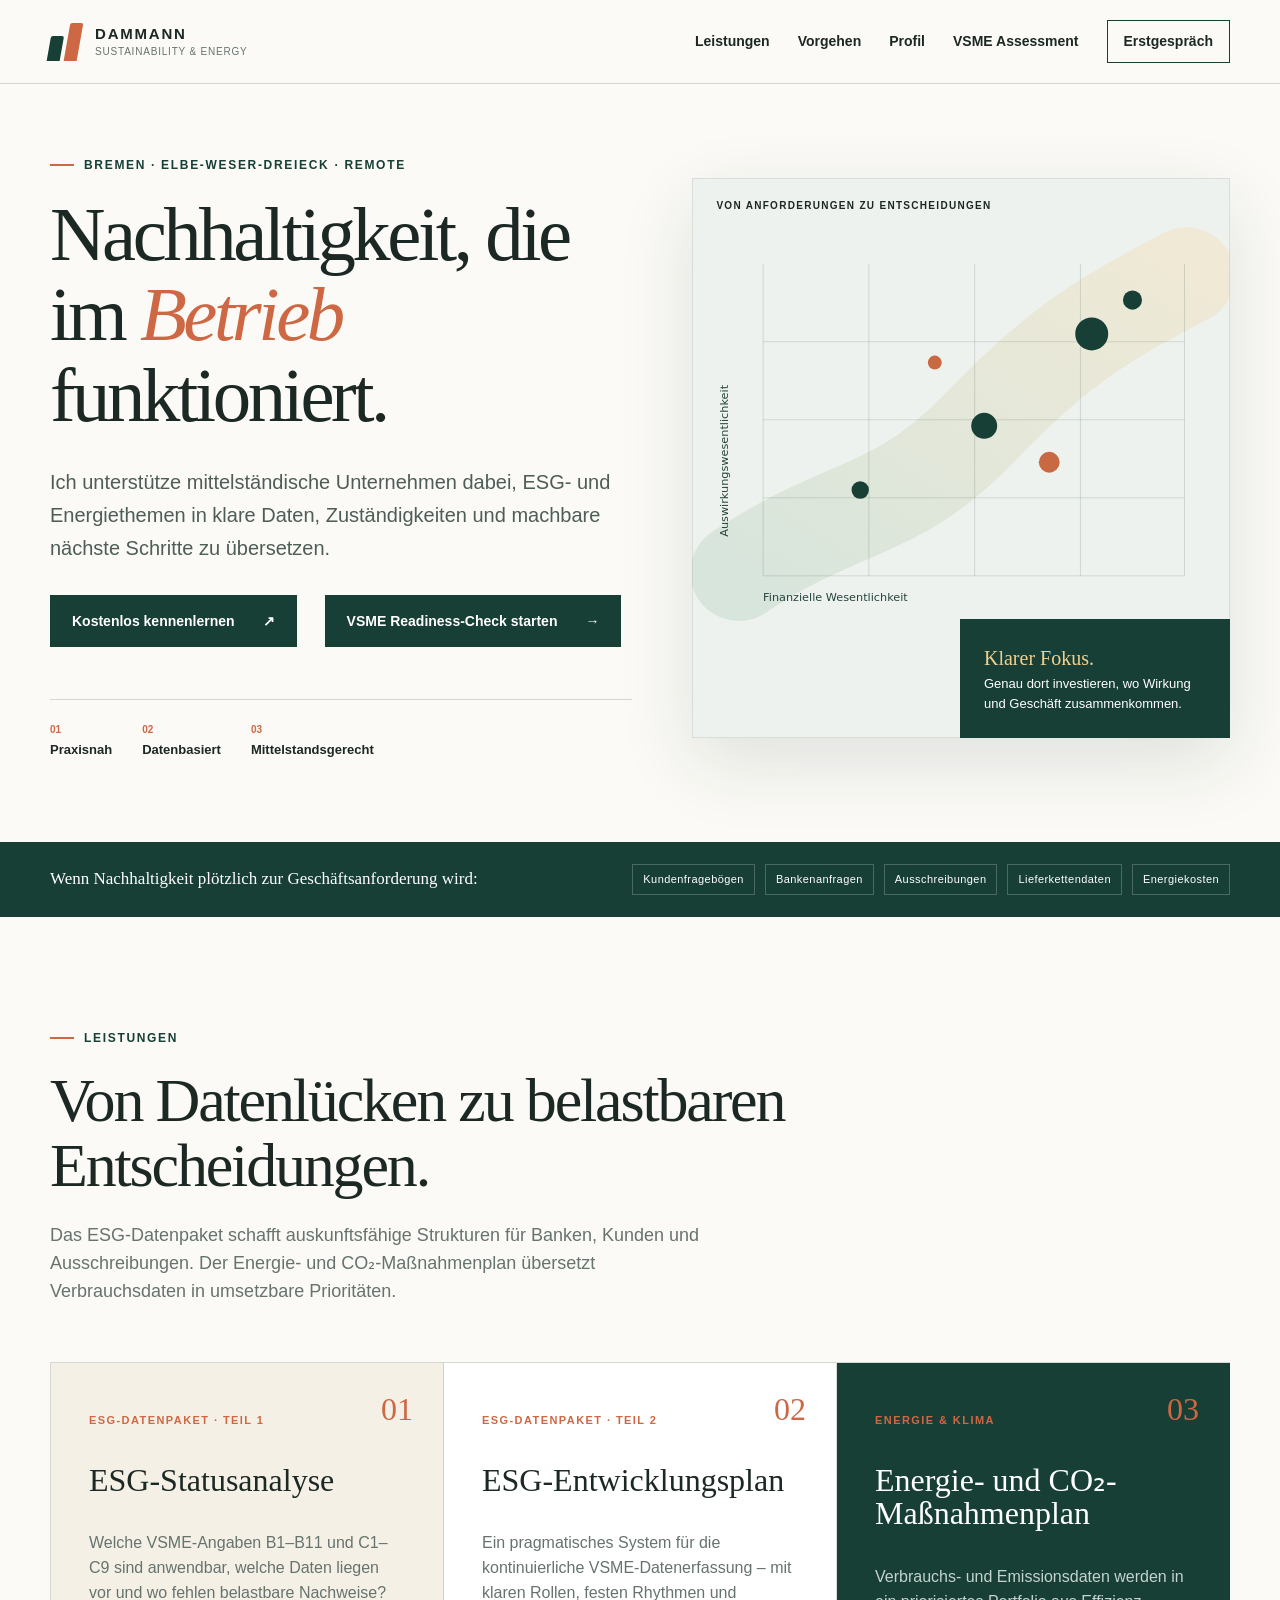
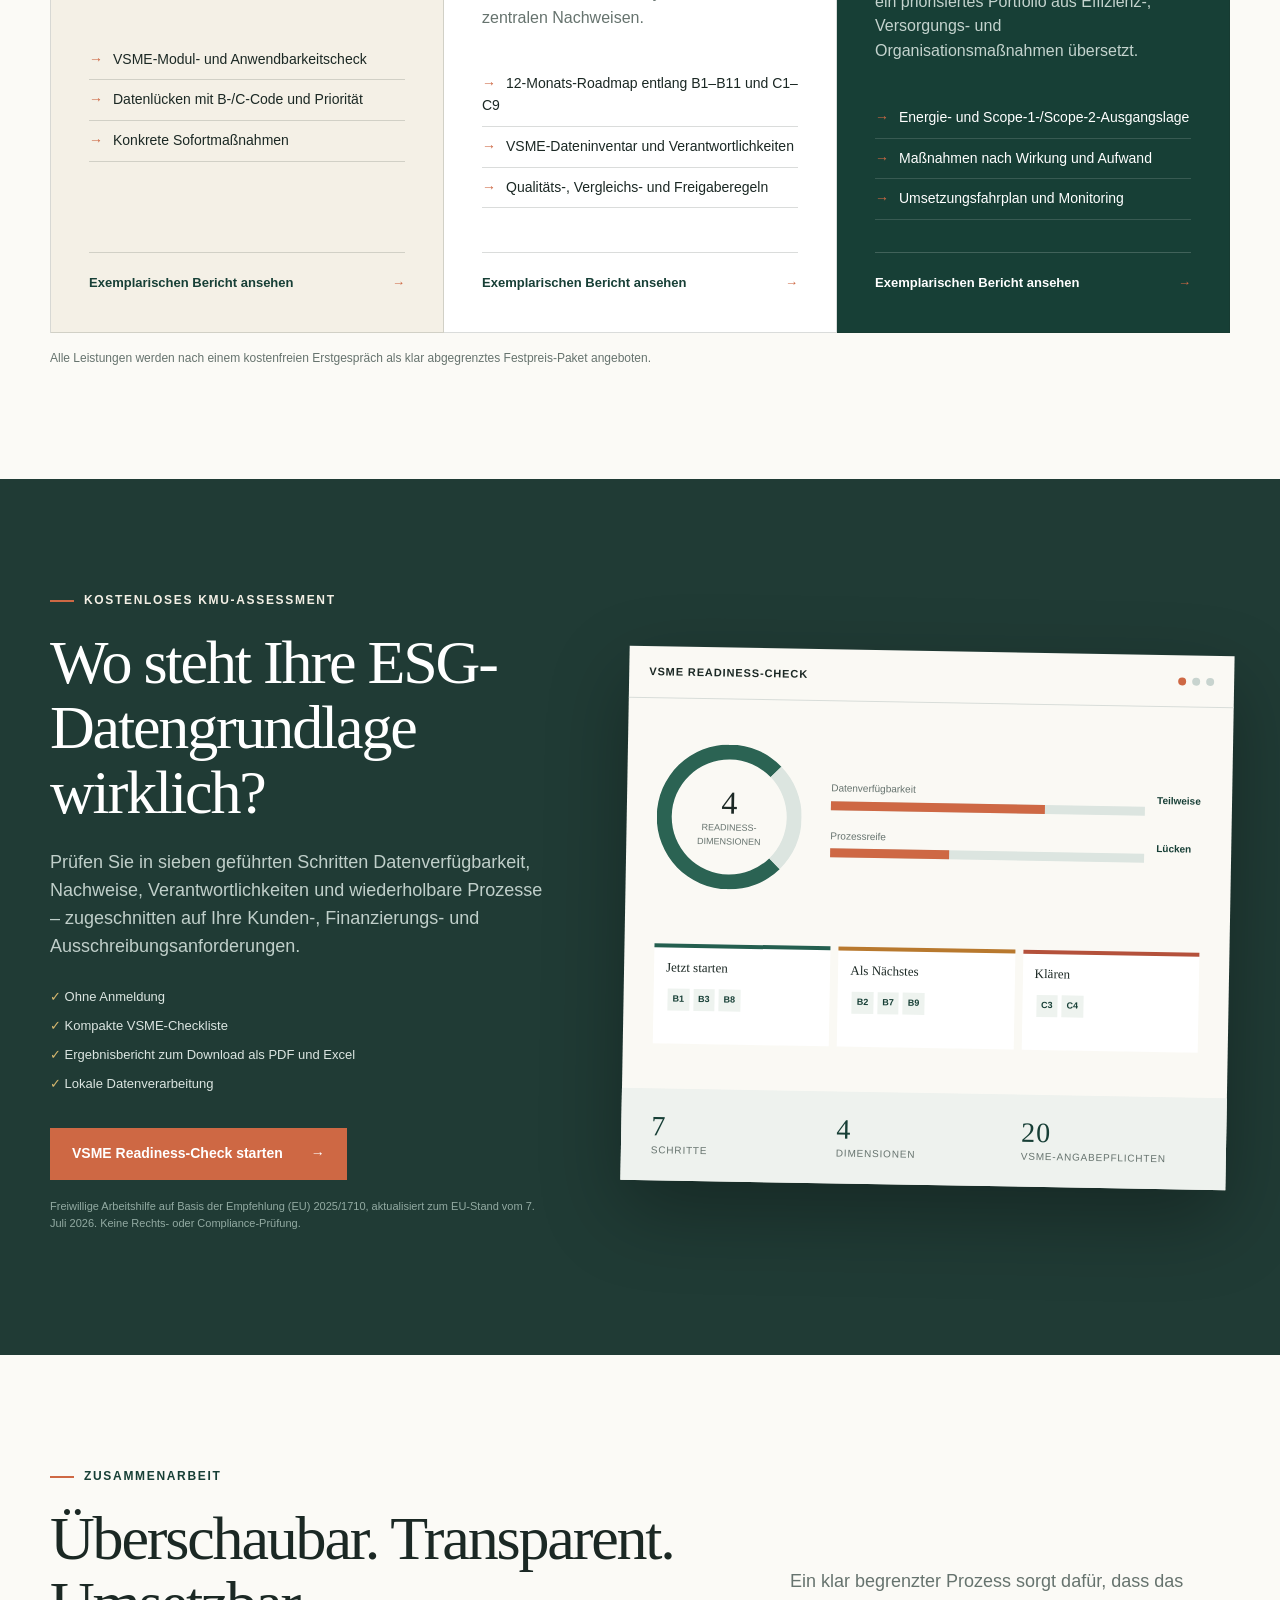
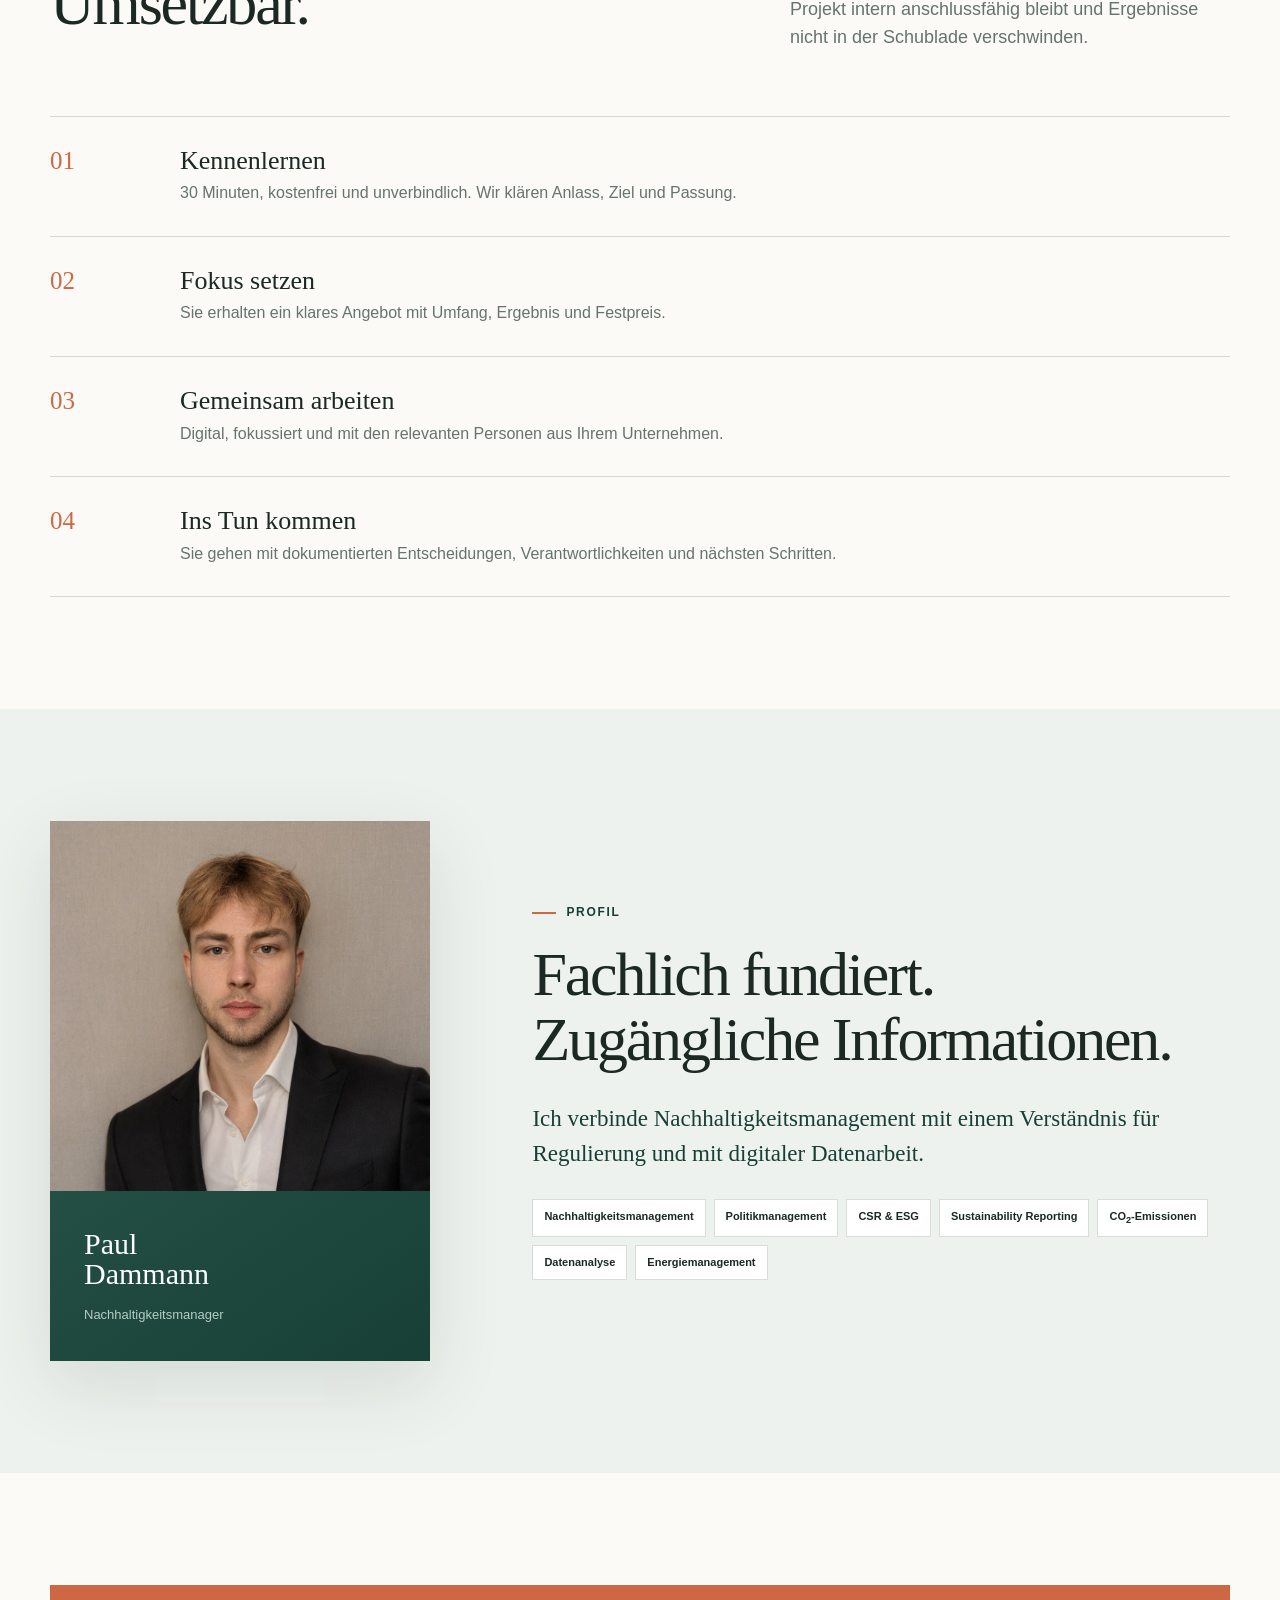
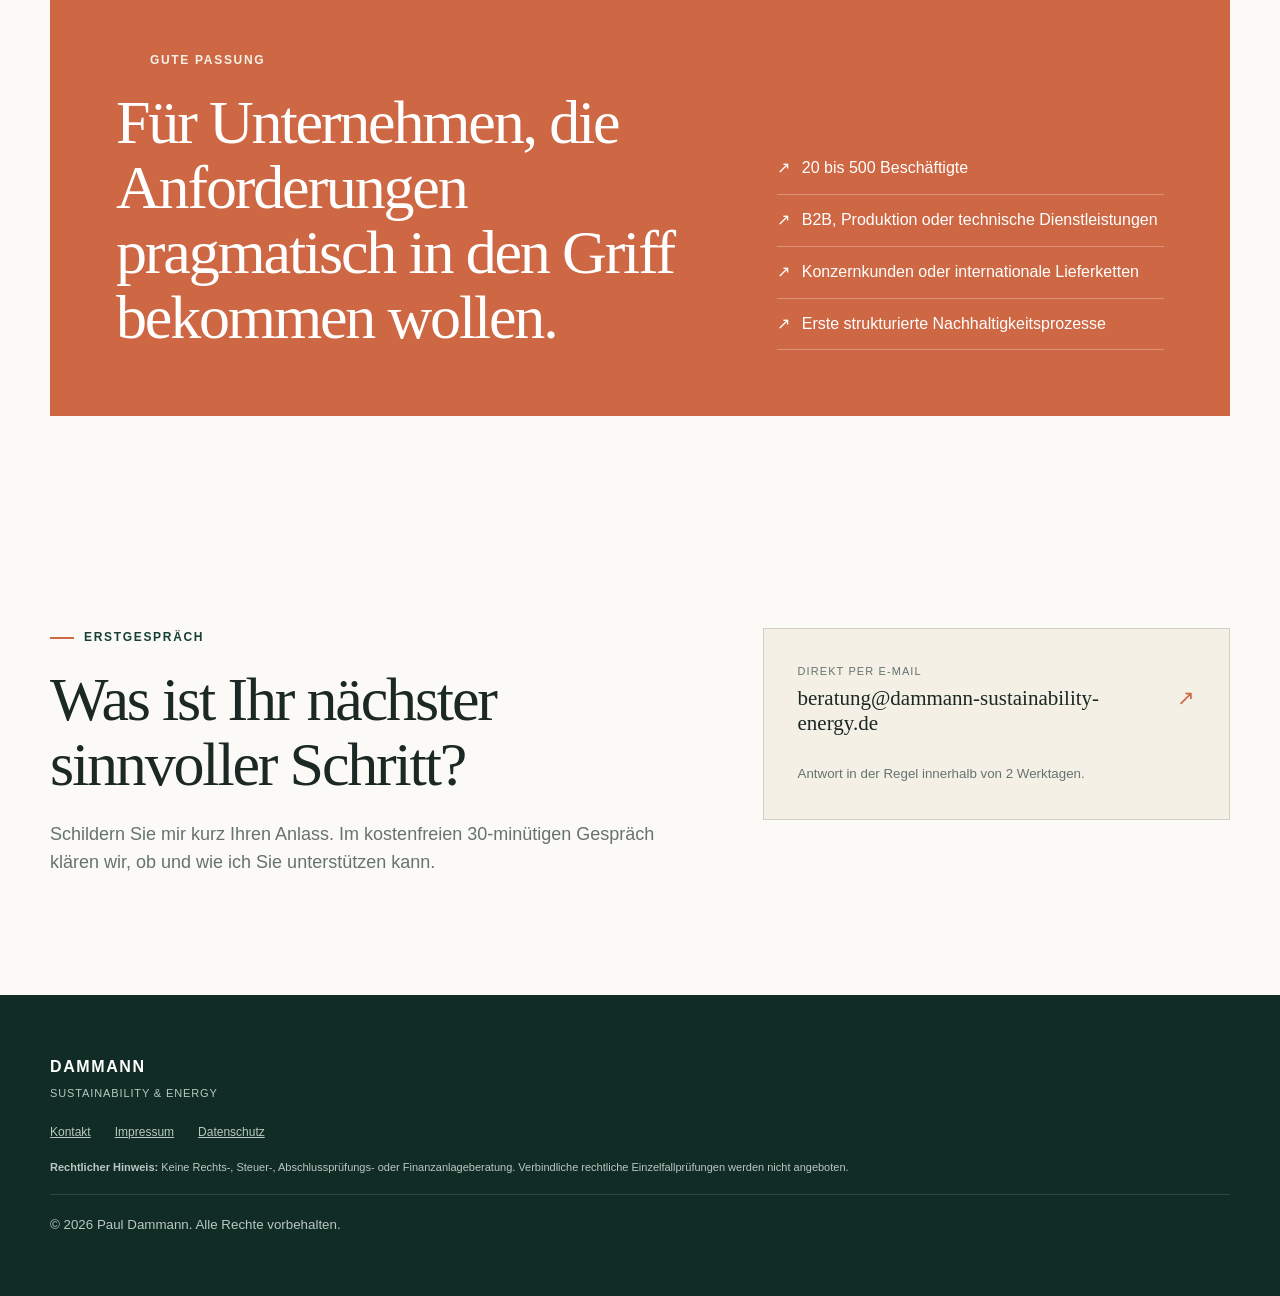
<file: index.html>
<!doctype html>
<html lang="de">
<head>
  <meta charset="utf-8">
  <meta name="viewport" content="width=device-width, initial-scale=1">
  <meta name="description" content="Pragmatische Sustainability- und Energy-Beratung für mittelständische B2B-Unternehmen: ESG-Daten, Wesentlichkeit, VSME, Energie und umsetzbare Roadmaps.">
  <title>Dammann Sustainability &amp; Energy</title>
  <link rel="stylesheet" href="styles.css">
  <link rel="stylesheet" href="reports.css">
</head>
<body>
  <a class="skip-link" href="#main">Zum Inhalt</a>
  <header class="site-header">
    <a class="brand" href="#top" aria-label="Startseite">
      <span class="brand-mark" aria-hidden="true"><i></i><i></i></span>
      <span><strong>DAMMANN</strong><small>Sustainability &amp; Energy</small></span>
    </a>
    <button class="nav-toggle" type="button" aria-expanded="false" aria-controls="siteNav">Menü</button>
    <nav id="siteNav" class="site-nav" aria-label="Hauptnavigation">
      <a href="#leistungen">Leistungen</a>
      <a href="#vorgehen">Vorgehen</a>
      <a href="#profil">Profil</a>
      <a href="assessment.html">VSME Assessment</a>
      <a class="nav-cta" href="#kontakt">Erstgespräch</a>
    </nav>
  </header>

  <main id="main">
    <section id="top" class="hero section-shell">
      <div class="hero-copy">
        <p class="kicker"><span></span>Bremen · Elbe-Weser-Dreieck · Remote</p>
        <h1>Nachhaltigkeit, die im <em>Betrieb</em> funktioniert.</h1>
        <p class="hero-lead">Ich unterstütze mittelständische Unternehmen dabei, ESG- und Energiethemen in klare Daten, Zuständigkeiten und machbare nächste Schritte zu übersetzen.</p>
        <div class="hero-actions">
          <a class="button button-primary" href="#kontakt">Kostenlos kennenlernen <span>↗</span></a>
          <!--<a class="text-link" href="assessment.html">VSME Readiness-Check starten <span>→</span></a>-->
          <a class="button button-primary" href="assessment.html">VSME Readiness-Check starten <span>→</span></a>
        </div>
        <ul class="trust-list" aria-label="Schwerpunkte">
          <li><span>01</span> Praxisnah</li>
          <li><span>02</span> Datenbasiert</li>
          <li><span>03</span> Mittelstandsgerecht</li>
        </ul>
      </div>
      <div class="hero-visual" aria-label="Von Anforderungen zu umsetzbaren Entscheidungen">
        <div class="visual-caption">Von Anforderungen zu Entscheidungen</div>
        <svg viewBox="0 0 620 520" role="img" aria-label="Abstrakte ESG-Wesentlichkeitsmatrix">
          <defs>
            <linearGradient id="wash" x1="0" y1="1" x2="1" y2="0"><stop offset="0" stop-color="#d8e5dc"/><stop offset="1" stop-color="#efe9d6"/></linearGradient>
          </defs>
          <path d="M54 426 C175 345 235 360 331 260 C425 161 478 133 570 84" fill="none" stroke="url(#wash)" stroke-width="112" stroke-linecap="round"/>
          <g stroke="#23443c" stroke-opacity=".18"><path d="M82 430H568"/><path d="M82 340H568"/><path d="M82 250H568"/><path d="M82 160H568"/><path d="M82 70V430"/><path d="M204 70V430"/><path d="M326 70V430"/><path d="M448 70V430"/><path d="M568 70V430"/></g>
          <g fill="#173f36"><circle cx="194" cy="331" r="10"/><circle cx="337" cy="257" r="15"/><circle cx="461" cy="151" r="19"/><circle cx="508" cy="112" r="11"/></g>
          <g fill="#c96942"><circle cx="280" cy="184" r="8"/><circle cx="412" cy="299" r="12"/></g>
          <g font-family="system-ui" font-size="13" fill="#24443c"><text x="82" y="459">Finanzielle Wesentlichkeit</text><text transform="translate(42 385) rotate(-90)">Auswirkungswesentlichkeit</text></g>
        </svg>
        <div class="visual-note"><strong>Klarer Fokus.</strong><br>Genau dort investieren, wo Wirkung und Geschäft zusammenkommen.</div>
      </div>
    </section>

    <section class="signal-band" aria-label="Typische Auslöser">
      <p>Wenn Nachhaltigkeit plötzlich zur Geschäftsanforderung wird:</p>
      <div><span>Kundenfragebögen</span><span>Bankenanfragen</span><span>Ausschreibungen</span><span>Lieferkettendaten</span><span>Energiekosten</span></div>
    </section>

    <section id="leistungen" class="section section-shell">
      <div class="section-intro">
        <p class="kicker"><span></span>Leistungen</p>
        <h2>Von Datenlücken zu belastbaren Entscheidungen.</h2>
        <p>Das ESG-Datenpaket schafft auskunftsfähige Strukturen für Banken, Kunden und Ausschreibungen. Der Energie- und CO₂-Maßnahmenplan übersetzt Verbrauchsdaten in umsetzbare Prioritäten.</p>
      </div>
      <div class="service-grid service-grid-three">
        <article class="service-card featured">
          <div class="service-no">01</div>
          <p class="service-tag">ESG-Datenpaket · Teil 1</p>
          <h3>ESG-Statusanalyse</h3>
          <p>Welche VSME-Angaben B1–B11 und C1–C9 sind anwendbar, welche Daten liegen vor und wo fehlen belastbare Nachweise?</p>
          <ul><li>VSME-Modul- und Anwendbarkeitscheck</li><li>Datenlücken mit B-/C-Code und Priorität</li><li>Konkrete Sofortmaßnahmen</li></ul>
          <a class="service-report-link" href="bericht-esg-statusanalyse.html">Exemplarischen Bericht ansehen <span>→</span></a>
        </article>
        <article class="service-card">
          <div class="service-no">02</div>
          <p class="service-tag">ESG-Datenpaket · Teil 2</p>
          <h3>ESG-Entwicklungsplan</h3>
          <p>Ein pragmatisches System für die kontinuierliche VSME-Datenerfassung – mit klaren Rollen, festen Rhythmen und zentralen Nachweisen.</p>
          <ul><li>12-Monats-Roadmap entlang B1–B11 und C1–C9</li><li>VSME-Dateninventar und Verantwortlichkeiten</li><li>Qualitäts-, Vergleichs- und Freigaberegeln</li></ul>
          <a class="service-report-link" href="bericht-esg-entwicklungsplan.html">Exemplarischen Bericht ansehen <span>→</span></a>
        </article>
        <article class="service-card dark">
          <div class="service-no">03</div>
          <p class="service-tag">Energie &amp; Klima</p>
          <h3>Energie- und CO₂-Maßnahmenplan</h3>
          <p>Verbrauchs- und Emissionsdaten werden in ein priorisiertes Portfolio aus Effizienz-, Versorgungs- und Organisationsmaßnahmen übersetzt.</p>
          <ul><li>Energie- und Scope-1-/Scope-2-Ausgangslage</li><li>Maßnahmen nach Wirkung und Aufwand</li><li>Umsetzungsfahrplan und Monitoring</li></ul>
          <a class="service-report-link" href="bericht-energie-co2-massnahmenplan.html">Exemplarischen Bericht ansehen <span>→</span></a>
        </article>
      </div>
      <p class="price-note">Alle Leistungen werden nach einem kostenfreien Erstgespräch als klar abgegrenztes Festpreis-Paket angeboten.</p>
    </section>

    <section class="tool-stage section">
      <div class="section-shell tool-grid">
        <div class="tool-copy">
          <p class="kicker light"><span></span>Kostenloses KMU-Assessment</p>
          <h2>Wo steht Ihre ESG-Datengrundlage wirklich?</h2>
          <p>Prüfen Sie in sieben geführten Schritten Datenverfügbarkeit, Nachweise, Verantwortlichkeiten und wiederholbare Prozesse – zugeschnitten auf Ihre Kunden-, Finanzierungs- und Ausschreibungsanforderungen.</p>
          <div class="tool-features"><span>✓ Ohne Anmeldung</span><span>✓ Kompakte VSME-Checkliste</span><span>✓ Ergebnisbericht zum Download als PDF und Excel</span><span>✓ Lokale Datenverarbeitung</span></div>
          <a class="button button-coral" href="assessment.html">VSME Readiness-Check starten <span>→</span></a>
          <p class="fine-print">Freiwillige Arbeitshilfe auf Basis der Empfehlung (EU) 2025/1710, aktualisiert zum EU-Stand vom 7. Juli 2026. Keine Rechts- oder Compliance-Prüfung.</p>
        </div>
        <div class="readiness-preview" aria-hidden="true">
          <div class="preview-top"><span>VSME READINESS-CHECK</span><i></i><i></i><i></i></div>
          <div class="readiness-preview-body">
            <div class="preview-score"><strong>4</strong><span>Readiness-Dimensionen</span></div>
            <div class="preview-bars"><div><span>Datenverfügbarkeit</span><i><b style="width:68%"></b></i><strong>Teilweise</strong></div><div><span>Prozessreife</span><i><b style="width:38%"></b></i><strong>Lücken</strong></div></div>
            <div class="preview-board"><div class="ready"><strong>Jetzt starten</strong><span>B1</span><span>B3</span><span>B8</span></div><div class="partial"><strong>Als Nächstes</strong><span>B2</span><span>B7</span><span>B9</span></div><div class="missing"><strong>Klären</strong><span>C3</span><span>C4</span></div></div>
          </div>
          <div class="preview-stats"><span><b>7</b>Schritte</span><span><b>4</b>Dimensionen</span><span><b>20</b>VSME-Angabepflichten</span></div>
        </div>
      </div>
    </section>

    <section id="vorgehen" class="section section-shell process-section">
      <div class="section-intro split">
        <div><p class="kicker"><span></span>Zusammenarbeit</p><h2>Überschaubar. Transparent. Umsetzbar.</h2></div>
        <p>Ein klar begrenzter Prozess sorgt dafür, dass das Projekt intern anschlussfähig bleibt und Ergebnisse nicht in der Schublade verschwinden.</p>
      </div>
      <ol class="process-list">
        <li><span>01</span><div><h3>Kennenlernen</h3><p>30 Minuten, kostenfrei und unverbindlich. Wir klären Anlass, Ziel und Passung.</p></div></li>
        <li><span>02</span><div><h3>Fokus setzen</h3><p>Sie erhalten ein klares Angebot mit Umfang, Ergebnis und Festpreis.</p></div></li>
        <li><span>03</span><div><h3>Gemeinsam arbeiten</h3><p>Digital, fokussiert und mit den relevanten Personen aus Ihrem Unternehmen.</p></div></li>
        <li><span>04</span><div><h3>Ins Tun kommen</h3><p>Sie gehen mit dokumentierten Entscheidungen, Verantwortlichkeiten und nächsten Schritten.</p></div></li>
      </ol>
    </section>

    <section id="profil" class="profile-section section">
      <div class="section-shell profile-grid">
        <aside class="profile-card with-photo" aria-label="Beraterprofil">
          <figure class="profile-photo-wrap">
            <img class="profile-photo" src="ProfilBild.jpg" alt="Porträt von [Vorname] Dammann" width="1024" height="1536">
          </figure>
          <div class="profile-person">
            <h3><span>Paul</span><span>Dammann</span></h3>
            <p>Nachhaltigkeitsmanager</p>
          </div>
        </aside>
        <div class="profile-copy">
          <header class="profile-heading">
            <p class="kicker"><span></span>Profil</p>
            <h2>Fachlich fundiert.<br>Zugängliche Informationen.</h2>
          </header>
          <p class="profile-lead">Ich verbinde Nachhaltigkeitsmanagement mit einem Verständnis für Regulierung und mit digitaler Datenarbeit.</p>
          <!--<p>Mein Fokus liegt auf mittelständischen B2B-Unternehmen, technischen Dienstleistungen sowie energie-, infrastruktur- und industrienahen Geschäftsmodellen. Sie bekommen keine Big-Four-Folien, sondern eine belastbare Arbeitsgrundlage für echte Entscheidungen.</p>-->
          <ul class="credentials" aria-label="Kompetenzfelder"><li>Nachhaltigkeitsmanagement</li><li>Politikmanagement</li><li>CSR &amp; ESG</li><li>Sustainability Reporting</li><li>CO<sub>2</sub>-Emissionen</li><li>Datenanalyse</li><li>Energiemanagement</li></ul>
        </div>
      </div>
    </section>

    <section class="fit-section section section-shell">
      <div class="fit-box">
        <div><p class="kicker light"><span></span>Gute Passung</p><h2>Für Unternehmen, die Anforderungen pragmatisch in den Griff bekommen wollen.</h2></div>
        <ul><li>20 bis 500 Beschäftigte</li><li>B2B, Produktion oder technische Dienstleistungen</li><li>Konzernkunden oder internationale Lieferketten</li><li>Erste strukturierte Nachhaltigkeitsprozesse</li></ul>
      </div>
    </section>

    <section id="kontakt" class="contact-section section-shell">
      <div>
        <p class="kicker"><span></span>Erstgespräch</p>
        <h2>Was ist Ihr nächster sinnvoller Schritt?</h2>
        <p>Schildern Sie mir kurz Ihren Anlass. Im kostenfreien 30-minütigen Gespräch klären wir, ob und wie ich Sie unterstützen kann.</p>
      </div>
      <div class="contact-card">
        <p>Direkt per E-Mail</p>
        <a href="mailto:beratung@dammann-sustainability-energy.de?subject=Anfrage%20Erstgespr%C3%A4ch">beratung@dammann-sustainability-energy.de <span>↗</span></a>
        <!--<hr>
        <p>Oder telefonisch</p>
        <a href="tel:+494210000000">+49 (0) 421 000 00 00 <span>↗</span></a>-->
        <small>Antwort in der Regel innerhalb von 2 Werktagen.</small>
      </div>
    </section>
  </main>

  <footer class="site-footer">
    <div class="footer-brand"><strong>DAMMANN</strong><span>Sustainability &amp; Energy</span></div>
    <!--<p>Nachhaltigkeits-, CSR- und ESG-Beratung · Prozess- und Datenmanagement · Wesentlichkeitsanalysen · Workshops</p>-->
    <nav><a href="#kontakt">Kontakt</a><a href="impressum.html">Impressum</a><a href="datenschutz.html">Datenschutz</a></nav>
    <div class="legal-note"><strong>Rechtlicher Hinweis:</strong> Keine Rechts-, Steuer-, Abschlussprüfungs- oder Finanzanlageberatung. Verbindliche rechtliche Einzelfallprüfungen werden nicht angeboten.</div>
    <small>© <span id="year"></span> Paul Dammann. Alle Rechte vorbehalten.</small>
  </footer>
  <script src="main.js"></script>
</body>
</html>
</file>
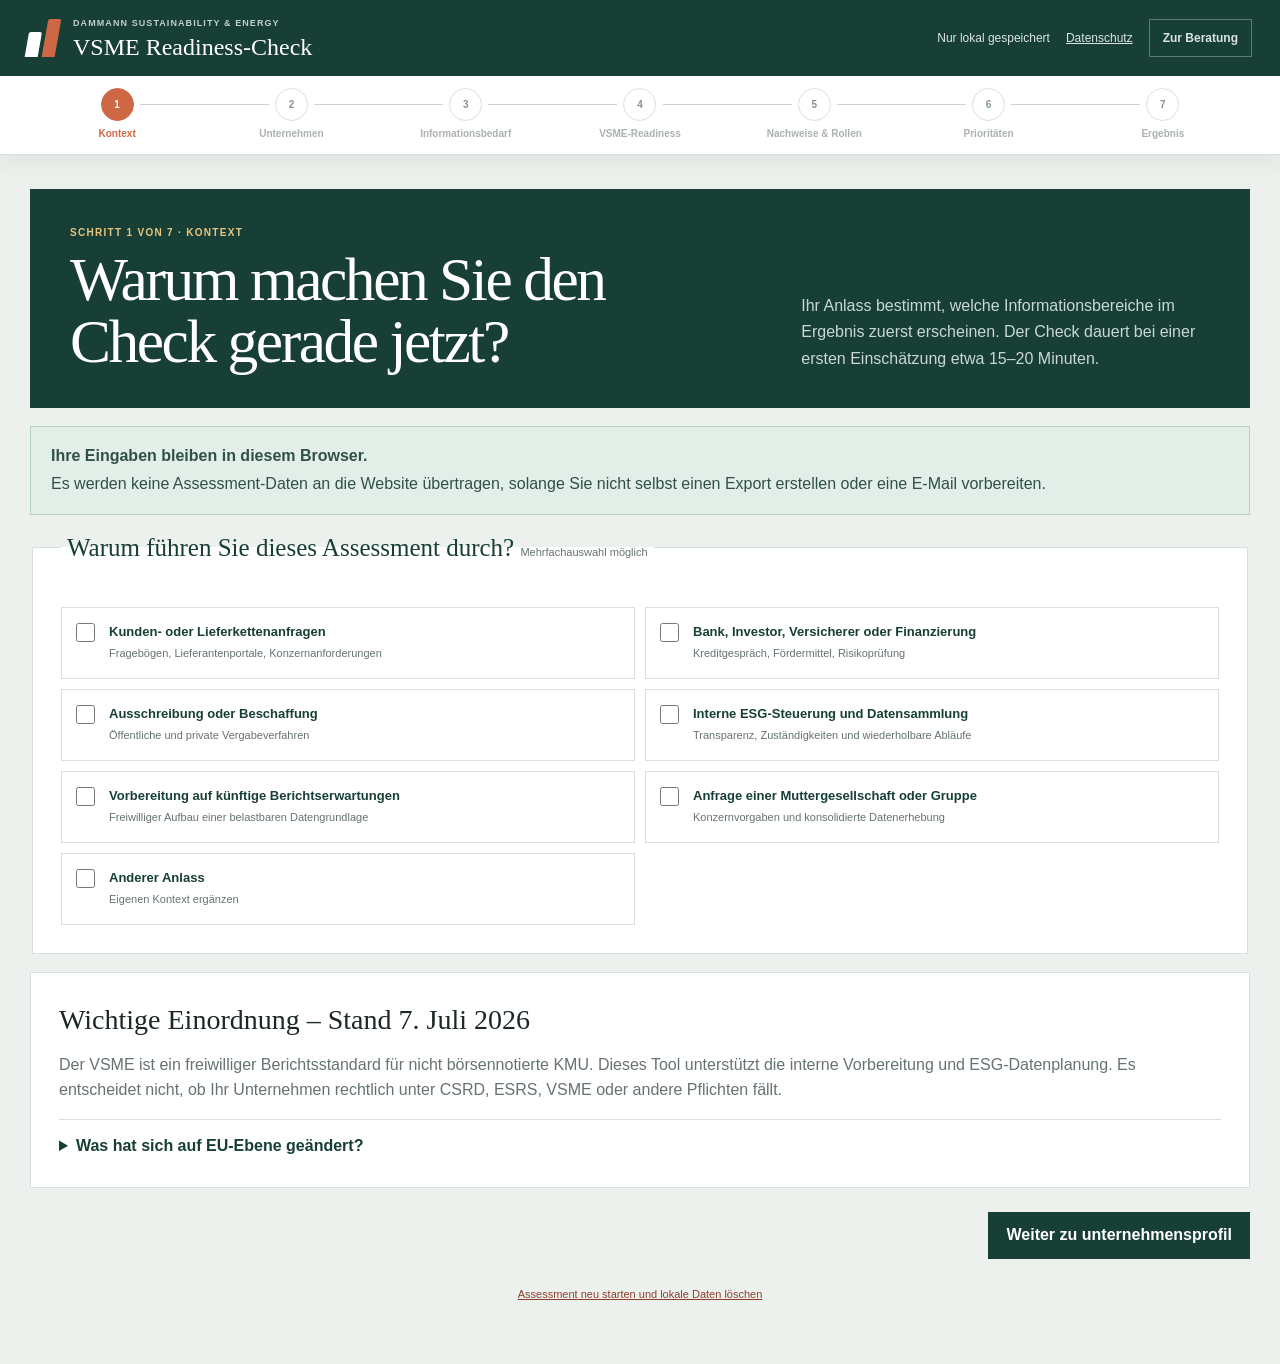
<file: assessment.html>
<!doctype html>
<html lang="de">
<head>
  <meta charset="utf-8">
  <meta name="viewport" content="width=device-width, initial-scale=1">
  <meta name="description" content="VSME Readiness-Check für KMU: ESG-Daten, Nachweise, Verantwortlichkeiten und eine kompakte Checkliste aller geprüften VSME-Angaben.">
  <title>VSME Readiness-Check | Dammann Sustainability &amp; Energy</title>
  <link rel="stylesheet" href="styles.css">
  <link rel="stylesheet" href="assessment.css">
</head>
<body class="vsme-page">
  <a class="skip-link" href="#assessmentMain">Zum Inhalt</a>
  <header class="assessment-header">
    <a class="assessment-brand" href="index.html" aria-label="Zur Beratungswebsite">
      <span class="brand-mark" aria-hidden="true"><i></i><i></i></span>
      <span><small>Dammann Sustainability &amp; Energy</small><strong>VSME Readiness-Check</strong></span>
    </a>
    <div class="assessment-header-actions">
      <span id="saveStatus" class="save-status" aria-live="polite">Nur lokal gespeichert</span>
      <a href="datenschutz.html#tool-daten">Datenschutz</a>
      <a class="assessment-home" href="index.html">Zur Beratung</a>
    </div>
  </header>

  <div class="progress-shell" aria-label="Fortschritt im Assessment">
    <div class="progress-copy"><strong id="progressLabel">1. Kontext</strong><span id="progressPercent">0 % bearbeitet</span></div>
    <progress id="assessmentProgress" max="100" value="0">0 %</progress>
    <ol id="stepNav" class="step-nav">
      <li><button type="button" data-step="1" aria-current="step"><span>1</span>Kontext</button></li>
      <li><button type="button" data-step="2"><span>2</span>Unternehmen</button></li>
      <li><button type="button" data-step="3"><span>3</span>Informationsbedarf</button></li>
      <li><button type="button" data-step="4"><span>4</span>VSME-Readiness</button></li>
      <li><button type="button" data-step="5"><span>5</span>Nachweise &amp; Rollen</button></li>
      <li><button type="button" data-step="6"><span>6</span>Prioritäten</button></li>
      <li><button type="button" data-step="7"><span>7</span>Ergebnis</button></li>
    </ol>
  </div>

  <main id="assessmentMain" class="assessment-main">
    <div id="formError" class="form-error" role="alert" aria-live="assertive" hidden></div>

    <section class="assessment-step active" data-step-panel="1" aria-labelledby="step1Title">
      <div class="step-hero">
        <div><p class="eyebrow">Schritt 1 von 7 · Kontext</p><h1 id="step1Title">Warum machen Sie den Check gerade jetzt?</h1></div>
        <p>Ihr Anlass bestimmt, welche Informationsbereiche im Ergebnis zuerst erscheinen. Der Check dauert bei einer ersten Einschätzung etwa 15–20 Minuten.</p>
      </div>
      <div class="privacy-note" role="note"><strong>Ihre Eingaben bleiben in diesem Browser.</strong> Es werden keine Assessment-Daten an die Website übertragen, solange Sie nicht selbst einen Export erstellen oder eine E-Mail vorbereiten.</div>
      <fieldset class="question-card" data-required-group="context">
        <legend>Warum führen Sie dieses Assessment durch? <span>Mehrfachauswahl möglich</span></legend>
        <div class="choice-grid">
          <label class="option-card"><input type="checkbox" name="assessmentContext" value="customer_requests"><span><strong>Kunden- oder Lieferkettenanfragen</strong><small>Fragebögen, Lieferantenportale, Konzernanforderungen</small></span></label>
          <label class="option-card"><input type="checkbox" name="assessmentContext" value="bank_financing"><span><strong>Bank, Investor, Versicherer oder Finanzierung</strong><small>Kreditgespräch, Fördermittel, Risikoprüfung</small></span></label>
          <label class="option-card"><input type="checkbox" name="assessmentContext" value="public_tenders"><span><strong>Ausschreibung oder Beschaffung</strong><small>Öffentliche und private Vergabeverfahren</small></span></label>
          <label class="option-card"><input type="checkbox" name="assessmentContext" value="internal_data_management"><span><strong>Interne ESG-Steuerung und Datensammlung</strong><small>Transparenz, Zuständigkeiten und wiederholbare Abläufe</small></span></label>
          <label class="option-card"><input type="checkbox" name="assessmentContext" value="future_reporting"><span><strong>Vorbereitung auf künftige Berichtserwartungen</strong><small>Freiwilliger Aufbau einer belastbaren Datengrundlage</small></span></label>
          <label class="option-card"><input type="checkbox" name="assessmentContext" value="parent_company"><span><strong>Anfrage einer Muttergesellschaft oder Gruppe</strong><small>Konzernvorgaben und konsolidierte Datenerhebung</small></span></label>
          <label class="option-card"><input id="contextOtherCheck" type="checkbox" name="assessmentContext" value="other"><span><strong>Anderer Anlass</strong><small>Eigenen Kontext ergänzen</small></span></label>
        </div>
        <label id="contextOtherWrap" class="conditional-field" hidden>Anderer Anlass<input id="contextOther" type="text" autocomplete="off"></label>
      </fieldset>
      <aside class="legal-context">
        <h2>Wichtige Einordnung – Stand 7. Juli 2026</h2>
        <p>Der VSME ist ein freiwilliger Berichtsstandard für nicht börsennotierte KMU. Dieses Tool unterstützt die interne Vorbereitung und ESG-Datenplanung. Es entscheidet nicht, ob Ihr Unternehmen rechtlich unter CSRD, ESRS, VSME oder andere Pflichten fällt.</p>
        <details><summary>Was hat sich auf EU-Ebene geändert?</summary><p>Die <a href="https://eur-lex.europa.eu/legal-content/DE/TXT/?uri=CELEX:32026L0470" target="_blank" rel="noopener">Richtlinie (EU) 2026/470</a> hat den CSRD-Anwendungsbereich auf EU-Ebene neu zugeschnitten und sieht freiwillige Standards auf Grundlage der <a href="https://eur-lex.europa.eu/legal-content/DE/TXT/?uri=CELEX:32025H1710" target="_blank" rel="noopener">Empfehlung (EU) 2025/1710</a> vor. Nationale Umsetzung und Einzelfallfragen können abweichen. Deshalb nimmt dieser Check bewusst keine rechtliche Scope-Prüfung vor. Die 20 Angabebereiche B1–B11 und C1–C9 entsprechen der Empfehlung; für die eigentliche Berichterstellung stellt EFRAG ergänzend die <a href="https://www.efrag.org/en/vsme-digital-template-and-xbrl-taxonomy" target="_blank" rel="noopener">Digitalvorlage 1.3.0 vom 11. Juni 2026</a> bereit.</p></details>
      </aside>
    </section>

    <section class="assessment-step" data-step-panel="2" aria-labelledby="step2Title" hidden>
      <div class="step-hero"><div><p class="eyebrow">Schritt 2 von 7 · Unternehmensprofil</p><h1 id="step2Title">Welcher betriebliche Kontext prägt Ihre Daten?</h1></div><p>Nur Angaben, die die Auswertung sinnvoll zuschneiden – ohne unnötige Unternehmensdetails.</p></div>
      <div class="form-grid">
        <div class="question-card compact"><label class="field-label" for="employeeCount">Unternehmensgröße in Mitarbeitern</label><input id="employeeCount" type="number" min="0" step="1" inputmode="numeric" placeholder="z. B. 85"><p class="field-help">Geben Sie die durchschnittliche Anzahl der Mitarbeiter im letzten Geschäftsjahr an.</p></div>
        <div class="question-card compact"><label class="field-label" for="sector">Branche</label><select id="sector"><option value="">Bitte wählen</option></select><label id="sectorOtherWrap" class="conditional-field" hidden>Andere Branche<input id="sectorOther" type="text"></label></div>
        <fieldset class="question-card compact"><legend>Anzahl betrieblicher Standorte</legend><div class="radio-list">
          <label><input type="radio" name="sites" value="one"><span>Ein Standort</span></label><label><input type="radio" name="sites" value="two_five"><span>Zwei bis fünf Standorte</span></label><label><input type="radio" name="sites" value="more_five"><span>Mehr als fünf Standorte</span></label><label><input type="radio" name="sites" value="remote_office"><span>Überwiegend remote oder bürobasiert</span></label>
        </div></fieldset>
        <fieldset class="question-card compact"><legend>Geografischer Umfang</legend><div class="radio-list">
          <label><input type="radio" name="geography" value="germany"><span>Nur Deutschland</span></label><label><input type="radio" name="geography" value="eu"><span>Mehrere EU-Länder</span></label><label><input type="radio" name="geography" value="eu_non_eu"><span>EU und Nicht-EU-Länder</span></label><label><input type="radio" name="geography" value="not_sure"><span>Nicht sicher</span></label>
        </div></fieldset>
      </div>
      <fieldset class="question-card"><legend>Vorhandene Managementsysteme oder Grundlagen <span>Mehrfachauswahl möglich</span></legend><div class="chip-grid" id="managementSystems">
        <label><input type="checkbox" value="iso9001"><span>ISO 9001</span></label><label><input type="checkbox" value="iso14001"><span>ISO 14001</span></label><label><input type="checkbox" value="iso50001"><span>ISO 50001</span></label><label><input type="checkbox" value="emas"><span>EMAS</span></label><label><input type="checkbox" value="energy_audit"><span>DIN EN 16247-1</span></label><label><input type="checkbox" value="ohs"><span>Arbeitsschutzmanagement</span></label><label><input type="checkbox" value="supplier_code"><span>Lieferantenkodex</span></label><label><input type="checkbox" value="sustainability_policy"><span>Umwelt-/Nachhaltigkeitspolitik</span></label><label><input type="checkbox" value="none"><span>Nichts davon</span></label><label><input type="checkbox" value="other"><span>Sonstiges</span></label>
      </div></fieldset>
      <section id="sectorPromptPanel" class="sector-panel" hidden aria-live="polite"><p class="eyebrow">Optionaler Branchenhinweis</p><h2>Was trifft auf Ihr Unternehmen zu?</h2><p>Diese Angaben beeinflussen nur Hinweise und Prioritäten, niemals die rechtliche Einordnung.</p><div id="sectorPrompts" class="chip-grid"></div></section>
      <fieldset class="question-card"><legend>Prüftiefe für diesen Check</legend><div class="radio-list horizontal">
        <label><input type="radio" name="assessmentScope" value="basic"><span><strong>Basis-Modul</strong><small>B1–B11 als kompakter Einstieg</small></span></label>
        <label><input type="radio" name="assessmentScope" value="comprehensive"><span><strong>Basis + Comprehensive</strong><small>B1–B11 und C1–C9 für weitergehende Informationsbedürfnisse</small></span></label>
      </div><p class="field-help">Die Auswahl ist eine Arbeitstiefe, keine rechtliche Modulpflicht. Für Unternehmen mit mehr als 250 Beschäftigten dient der VSME nur als Orientierung; EFRAG hat ihn für diese Gruppe nicht erprobt.</p></fieldset>
    </section>

    <section class="assessment-step" data-step-panel="3" aria-labelledby="step3Title" hidden>
      <div class="step-hero"><div><p class="eyebrow">Schritt 3 von 7 · Informationsbedarf</p><h1 id="step3Title">Wer fragt welche ESG-Informationen an?</h1></div><p>Aus externem Druck werden konkrete, nachvollziehbare Arbeitsprioritäten – ohne daraus gesetzliche Pflichten abzuleiten.</p></div>
      <fieldset class="question-card" data-required-group="requesters"><legend>Welche Parteien fragen ESG-Informationen an oder werden dies wahrscheinlich tun? <span>Mehrfachauswahl möglich</span></legend><div class="choice-grid dense">
        <label class="option-card"><input type="checkbox" name="requesters" value="major_customers"><span>Große Kunden</span></label><label class="option-card"><input type="checkbox" name="requesters" value="smaller_customers"><span>Kleinere Kunden</span></label><label class="option-card"><input type="checkbox" name="requesters" value="parent_company"><span>Muttergesellschaft / Gruppe</span></label><label class="option-card"><input type="checkbox" name="requesters" value="banks_lenders"><span>Banken / Kreditgeber</span></label><label class="option-card"><input type="checkbox" name="requesters" value="investors"><span>Investoren</span></label><label class="option-card"><input type="checkbox" name="requesters" value="insurers"><span>Versicherer</span></label><label class="option-card"><input type="checkbox" name="requesters" value="public_procurement"><span>Öffentliche Beschaffung</span></label><label class="option-card"><input type="checkbox" name="requesters" value="suppliers"><span>Lieferanten</span></label><label class="option-card"><input type="checkbox" name="requesters" value="employees"><span>Beschäftigte / Bewerbende</span></label><label class="option-card"><input type="checkbox" name="requesters" value="none"><span>Aktuell keine Anfragen</span></label><label class="option-card"><input type="checkbox" name="requesters" value="not_sure"><span>Nicht sicher</span></label>
      </div></fieldset>
      <fieldset class="question-card"><legend>Welche Themen wurden bereits angefragt? <span>Mehrfachauswahl möglich</span></legend><div class="chip-grid" id="requestedTopics">
        <label><input type="checkbox" value="energy"><span>Energieverbrauch</span></label><label><input type="checkbox" value="emissions"><span>Treibhausgasemissionen</span></label><label><input type="checkbox" value="climate"><span>Klimarisiken oder -ziele</span></label><label><input type="checkbox" value="waste_water"><span>Abfall und Wasser</span></label><label><input type="checkbox" value="environmental_policies"><span>Umweltrichtlinien</span></label><label><input type="checkbox" value="workforce"><span>Belegschaftsdaten</span></label><label><input type="checkbox" value="health_safety"><span>Gesundheit und Sicherheit</span></label><label><input type="checkbox" value="human_rights"><span>Menschenrechte / Lieferkette</span></label><label><input type="checkbox" value="governance"><span>Governance und Compliance</span></label><label><input type="checkbox" value="certificates"><span>Zertifikate / Managementsysteme</span></label><label><input type="checkbox" value="supplier_standards"><span>Lieferantenstandards</span></label><label><input type="checkbox" value="other"><span>Sonstiges</span></label><label><input type="checkbox" value="not_sure"><span>Nicht sicher</span></label>
      </div></fieldset>
      <div id="requestProfilePreview" class="insight-card" aria-live="polite"></div>
    </section>

    <section class="assessment-step" data-step-panel="4" aria-labelledby="step4Title" hidden>
      <div class="step-hero"><div><p class="eyebrow">Schritt 4 von 7 · VSME-Readiness</p><h1 id="step4Title">Sind Informationen verfügbar, belegt und klar zugeordnet?</h1></div><p>Bearbeiten Sie Relevanz und Datenverfügbarkeit für jede angezeigte Angabe. Nachweise, Verantwortung und Prozess dürfen Sie mit „Nicht sicher“ beantworten.</p></div>
      <div class="disclosure-toolbar"><div><strong id="scopeLabel">20 Angaben</strong><span id="disclosureCompletion">0 vollständig eingeschätzt</span></div><button id="expandAllBtn" class="secondary-button" type="button">Alle öffnen</button></div>
      <div id="disclosureList" class="disclosure-list"></div>
    </section>

    <section class="assessment-step" data-step-panel="5" aria-labelledby="step5Title" hidden>
      <div class="step-hero"><div><p class="eyebrow">Schritt 5 von 7 · Nachweise und Rollen</p><h1 id="step5Title">Wo liegen Informationen – und wer hält die Fäden zusammen?</h1></div><p>Hier werden übergreifende Engpässe sichtbar, die nicht mit einer einzelnen Kennzahl gelöst werden.</p></div>
      <fieldset class="question-card"><legend>Wo werden ESG-bezogene Dokumente derzeit abgelegt? <span>Mehrfachauswahl möglich</span></legend><div class="chip-grid" id="documentStorage">
        <label><input type="checkbox" value="network"><span>Netzlaufwerk</span></label><label><input type="checkbox" value="cloud"><span>Cloud-Speicher</span></label><label><input type="checkbox" value="accounting"><span>Buchhaltungssystem</span></label><label><input type="checkbox" value="hr"><span>HR-System</span></label><label><input type="checkbox" value="energy"><span>Energiemanagementsystem</span></label><label><input type="checkbox" value="employee_folders"><span>Persönliche Ablagen</span></label><label><input type="checkbox" value="email"><span>E-Mail-Postfächer</span></label><label><input type="checkbox" value="paper"><span>Papierakten</span></label><label><input type="checkbox" value="no_central"><span>Keine zentrale Ablage</span></label><label><input type="checkbox" value="other"><span>Sonstiges</span></label>
      </div></fieldset>
      <div class="form-grid">
        <fieldset class="question-card compact"><legend>Gibt es eine zentrale ESG-Datenverantwortung?</legend><div class="radio-list"><label><input type="radio" name="centralOwner" value="clear"><span>Ja, klar zugewiesen</span></label><label><input type="radio" name="centralOwner" value="shared"><span>Zwischen Bereichen geteilt</span></label><label><input type="radio" name="centralOwner" value="informal"><span>Nicht formell zugewiesen</span></label><label><input type="radio" name="centralOwner" value="no"><span>Nein</span></label></div></fieldset>
        <fieldset class="question-card compact"><legend>Größtes aktuelles Hindernis</legend><div class="radio-list"><label><input type="radio" name="largestObstacle" value="missing_data"><span>Daten fehlen</span></label><label><input type="radio" name="largestObstacle" value="fragmented"><span>Daten sind fragmentiert</span></label><label><input type="radio" name="largestObstacle" value="missing_evidence"><span>Nachweise fehlen</span></label><label><input type="radio" name="largestObstacle" value="unclear_roles"><span>Verantwortung ist unklar</span></label><label><input type="radio" name="largestObstacle" value="capacity"><span>Zeit oder Kapazität fehlt</span></label><label><input type="radio" name="largestObstacle" value="relevance"><span>Unklar, welche Informationen zählen</span></label><label><input type="radio" name="largestObstacle" value="methods"><span>Berechnungsmethoden sind unklar</span></label><label><input type="radio" name="largestObstacle" value="no_process"><span>Kein zentraler Prozess</span></label><label><input type="radio" name="largestObstacle" value="other"><span>Sonstiges</span></label></div></fieldset>
      </div>
      <fieldset class="question-card"><legend>Welche Funktionen sind beteiligt? <span>Mehrfachauswahl möglich</span></legend><div class="chip-grid" id="functionsInvolved">
        <label><input type="checkbox" value="management"><span>Geschäftsführung</span></label><label><input type="checkbox" value="finance"><span>Finance / Buchhaltung</span></label><label><input type="checkbox" value="operations"><span>Operations</span></label><label><input type="checkbox" value="facility"><span>Facility Management</span></label><label><input type="checkbox" value="hr"><span>HR</span></label><label><input type="checkbox" value="procurement"><span>Einkauf</span></label><label><input type="checkbox" value="quality"><span>Qualitätsmanagement</span></label><label><input type="checkbox" value="environment"><span>Umweltmanagement</span></label><label><input type="checkbox" value="legal"><span>Legal / Compliance</span></label><label><input type="checkbox" value="sales"><span>Vertrieb / Ausschreibungen</span></label><label><input type="checkbox" value="advisor"><span>Externe Beratung</span></label><label><input type="checkbox" value="other"><span>Sonstiges</span></label>
      </div></fieldset>
    </section>

    <section class="assessment-step" data-step-panel="6" aria-labelledby="step6Title" hidden>
      <div class="step-hero"><div><p class="eyebrow">Schritt 6 von 7 · Prioritäten</p><h1 id="step6Title">Was ist in den nächsten sechs Monaten realistisch?</h1></div><p>Die Auswahl steuert die empfohlenen nächsten Schritte – sie ist keine formale Wesentlichkeitsanalyse.</p></div>
      <fieldset class="question-card"><legend>Welcher interne Aufwand ist realistisch?</legend><div class="radio-list horizontal effort-list"><label><input type="radio" name="effort" value="limited"><span><strong>Begrenzt</strong><small>Eine verantwortliche Person, wenig Zeit</small></span></label><label><input type="radio" name="effort" value="moderate"><span><strong>Moderat</strong><small>Mehrere Bereiche können beitragen</small></span></label><label><input type="radio" name="effort" value="high"><span><strong>Hoch</strong><small>Managementgestütztes Projekt ist möglich</small></span></label><label><input type="radio" name="effort" value="not_sure"><span><strong>Nicht sicher</strong><small>Kapazität muss noch geklärt werden</small></span></label></div></fieldset>
      <fieldset class="question-card"><legend>Welches Ergebnis möchten Sie erreichen? <span>Mehrfachauswahl möglich</span></legend><div class="choice-grid dense">
        <label class="option-card"><input type="checkbox" name="desiredOutcomes" value="customer_response"><span>Konkrete Kundenanfrage beantworten</span></label><label class="option-card"><input type="checkbox" name="desiredOutcomes" value="standard_package"><span>Standardisiertes ESG-Datenpaket</span></label><label class="option-card"><input type="checkbox" name="desiredOutcomes" value="financing"><span>Finanzierungsfähigkeit verbessern</span></label><label class="option-card"><input type="checkbox" name="desiredOutcomes" value="tenders"><span>Auf Ausschreibungen vorbereiten</span></label><label class="option-card"><input type="checkbox" name="desiredOutcomes" value="annual_process"><span>Jährlichen Datenprozess aufbauen</span></label><label class="option-card"><input type="checkbox" name="desiredOutcomes" value="identify_gaps"><span>Größte ESG-Datenlücken erkennen</span></label><label class="option-card"><input type="checkbox" name="desiredOutcomes" value="future_reporting"><span>Basis für künftige Berichterstattung</span></label>
      </div></fieldset>
      <div class="ready-panel"><span>Bereit für die Auswertung?</span><strong>Das Ergebnis bleibt ohne Kontaktdaten vollständig sichtbar.</strong><p>Sie erhalten vier getrennte Reifegrad-Dimensionen, relevante Informationsbereiche und eine kompakte Checkliste aller geprüften VSME-Angaben.</p></div>
    </section>

    <section class="assessment-step results-step" data-step-panel="7" aria-labelledby="step7Title" hidden>
      <div class="results-hero"><div><p class="eyebrow">Schritt 7 von 7 · Ergebnis</p><h1 id="step7Title">VSME-Readiness Checkliste</h1><p id="resultSummary">Ihre Angaben werden ausgewertet.</p></div><div class="result-meta"><span>Assessment</span><strong id="resultDate"></strong></div></div>
      <section class="result-block" aria-labelledby="dimensionTitle"><div class="result-heading"><div><p class="eyebrow">Ausgangslage</p><h2 id="dimensionTitle">Vier getrennte Readiness-Dimensionen</h2></div><p>Keine Compliance-Punktzahl: Jede Dimension zeigt einen anderen operativen Engpass.</p></div><div id="dimensionGrid" class="dimension-grid"></div></section>
      <section class="result-block" aria-labelledby="checklistTitle"><div class="result-heading"><div><p class="eyebrow">Vollständige Übersicht</p><h2 id="checklistTitle">Alle VSME-Angaben</h2></div><p>Relevanz, Datenstand, Nachweise, Verantwortung und Prozessreife kompakt mit Ihren Eingaben dargestellt.</p></div><div id="resultChecklist" class="result-checklist"></div></section>
      <section class="result-block" aria-labelledby="priorityTitle"><div class="result-heading"><div><p class="eyebrow">Fokus</p><h2 id="priorityTitle">Relevanteste Informationsbereiche</h2></div><p>Priorisiert nach Ihrem Kontext, externer Nachfrage, Branche und aktuellem Readiness-Gap.</p></div><div id="priorityList" class="priority-list"></div></section>
      <section id="consultingSection" class="consulting-section" aria-labelledby="consultingTitle"><div><p class="eyebrow">Optionaler nächster Schritt</p><h2 id="consultingTitle">Wo gezielte Unterstützung Aufwand und Unsicherheit reduzieren kann</h2><p>Diese Hinweise erscheinen nur, wenn Ihre Antworten einen konkreten Bedarf erkennen lassen.</p></div><div id="serviceRecommendations" class="service-recommendations"></div></section>
      <section class="export-section" aria-labelledby="exportTitle"><div><p class="eyebrow">Export</p><h2 id="exportTitle">Ihr Ergebnis gehört Ihnen</h2><p>Speichern Sie die Auswertung als PDF oder als formatierte Excel-Arbeitsmappe. Beide Dateien werden vollständig lokal in Ihrem Browser erzeugt.</p></div><div class="export-grid"><button id="printBtn" type="button">Drucken / als PDF speichern</button><button id="excelBtn" type="button">Excel herunterladen</button></div></section>
      <section class="contact-section-assessment" aria-labelledby="contactTitle"><div><p class="eyebrow">Readiness Review</p><h2 id="contactTitle">Ergebnis fokussiert besprechen</h2><p>Optional: Erstellen Sie eine E-Mail mit der vollständigen Übersicht Ihrer Eingaben. Erst dadurch verlassen eingegebene Kontaktdaten Ihren Browser.</p></div><form id="contactForm"><div class="contact-fields"><label>Name<input id="contactName" name="name" required autocomplete="name"></label><label>Unternehmen<input id="contactCompany" name="company" required autocomplete="organization"></label><label>E-Mail<input id="contactEmail" name="email" type="email" required autocomplete="email"></label><label>Telefon <span>optional</span><input id="contactPhone" name="phone" type="tel" autocomplete="tel"></label></div><label>Nachricht<textarea id="contactMessage" name="message" rows="12"></textarea></label><label class="consent-check"><input id="contactConsent" type="checkbox" required><span>Ich möchte mein VSME-Readiness-Ergebnis besprechen.</span></label><button type="submit">Readiness Review anfragen</button></form></section>
      <aside class="result-disclaimer">Diese Readiness-Einschätzung beruht auf Selbstauskünften und dient der internen ESG-Vorbereitung. Sie ist keine Rechts-, Prüfungs-, Assurance- oder Compliance-Beratung.</aside>
    </section>

    <nav class="step-actions" aria-label="Schrittnavigation"><button id="backBtn" class="secondary-button" type="button" hidden>Zurück</button><button id="nextBtn" type="button">Weiter zu Unternehmensprofil</button></nav>
    <button id="resetBtn" class="reset-link" type="button">Assessment neu starten und lokale Daten löschen</button>
  </main>

  <template id="disclosureTemplate">
    <article class="disclosure-card">
      <button class="disclosure-toggle" type="button" aria-expanded="false"><span class="disclosure-identity"><b class="disclosure-code"></b><span><small class="disclosure-category"></small><strong class="disclosure-title"></strong></span></span><span class="disclosure-state">Noch offen</span><span class="chevron" aria-hidden="true">⌄</span></button>
      <div class="disclosure-body" hidden>
        <p class="disclosure-description"></p>
        <div class="assessment-fields">
          <label>Ist diese Angabe derzeit relevant?<select class="field-relevance"><option value="">Bitte wählen</option><option value="clearly">Klar relevant</option><option value="potentially">Potenziell relevant</option><option value="not_relevant">Derzeit nicht relevant</option><option value="not_sure">Nicht sicher</option></select></label>
          <label>Ist die zugrunde liegende Information verfügbar?<select class="field-availability"><option value="">Bitte wählen</option><option value="complete_current">Vollständig und aktuell</option><option value="partially_available">Teilweise verfügbar</option><option value="fragmented">Verfügbar, aber fragmentiert</option><option value="not_available">Nicht verfügbar</option><option value="not_sure">Nicht sicher</option></select></label>
          <label>Ist die Information durch auffindbare Nachweise belegt?<select class="field-evidence"><option value="">Bitte wählen</option><option value="documented_retrievable">Dokumentiert und leicht auffindbar</option><option value="exists_scattered">Vorhanden, aber verstreut</option><option value="incomplete">Unvollständig</option><option value="not_available">Kein Nachweis verfügbar</option><option value="not_sure">Nicht sicher</option></select></label>
          <label>Gibt es eine klar verantwortliche Person oder Funktion?<select class="field-ownership"><option value="">Bitte wählen</option><option value="clearly_assigned">Klar zugewiesen</option><option value="informally_assigned">Informell zugewiesen</option><option value="multiple_departments_no_lead">Mehrere Bereiche, keine Federführung</option><option value="no_owner">Nicht zugewiesen</option><option value="not_sure">Nicht sicher</option></select></label>
          <label>Gibt es einen wiederholbaren Erfassungsprozess?<select class="field-process"><option value="">Bitte wählen</option><option value="documented_process">Etabliert und dokumentiert</option><option value="informal_process">Vorhanden, aber informell</option><option value="ad_hoc">Nur ad hoc</option><option value="no_process">Kein Prozess</option><option value="not_sure">Nicht sicher</option></select></label>
        </div>
        <label class="notes-label">Kontext, Datenquellen, Dokumente oder offene Fragen <span>optional</span><textarea class="field-notes" rows="3"></textarea></label>
        <details class="guidance-panel"><summary>Mögliche Nachweise und erste Aktion</summary><div><p><strong>Nachweise:</strong> <span class="guidance-evidence"></span></p><p><strong>Typische Verantwortung:</strong> <span class="guidance-owner"></span></p><p><strong>Pragmatischer Start:</strong> <span class="guidance-action"></span></p></div></details>
        <details class="confidence-panel" hidden><summary>Datenvertrauen optional prüfen</summary><p>Diese Detailprüfung verbessert die Verlässlichkeit, fließt aber nicht als eigener Compliance-Score ein.</p><div class="confidence-grid"></div></details>
      </div>
    </article>
  </template>

  <script src="jszip.min.js"></script>
  <script src="assessment-data.js"></script>
  <script src="assessment.js"></script>
</body>
</html>
</file>
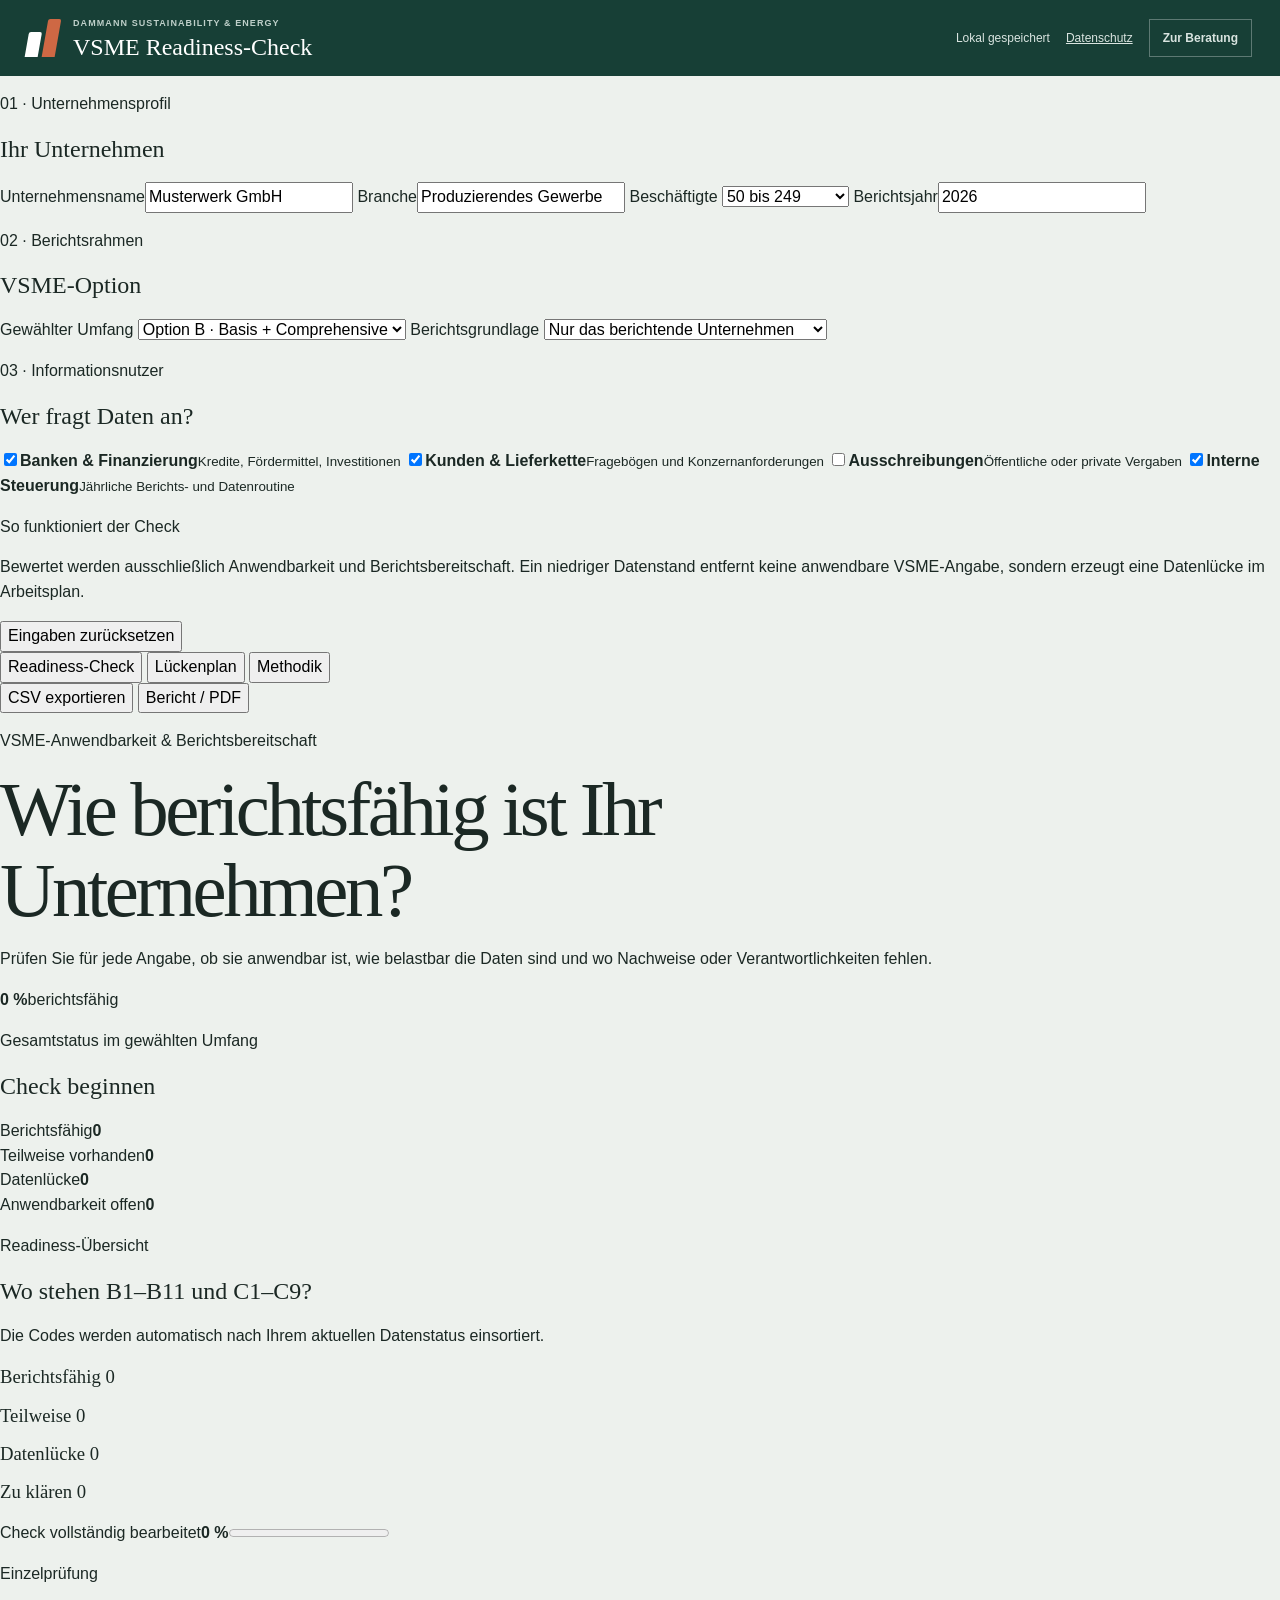
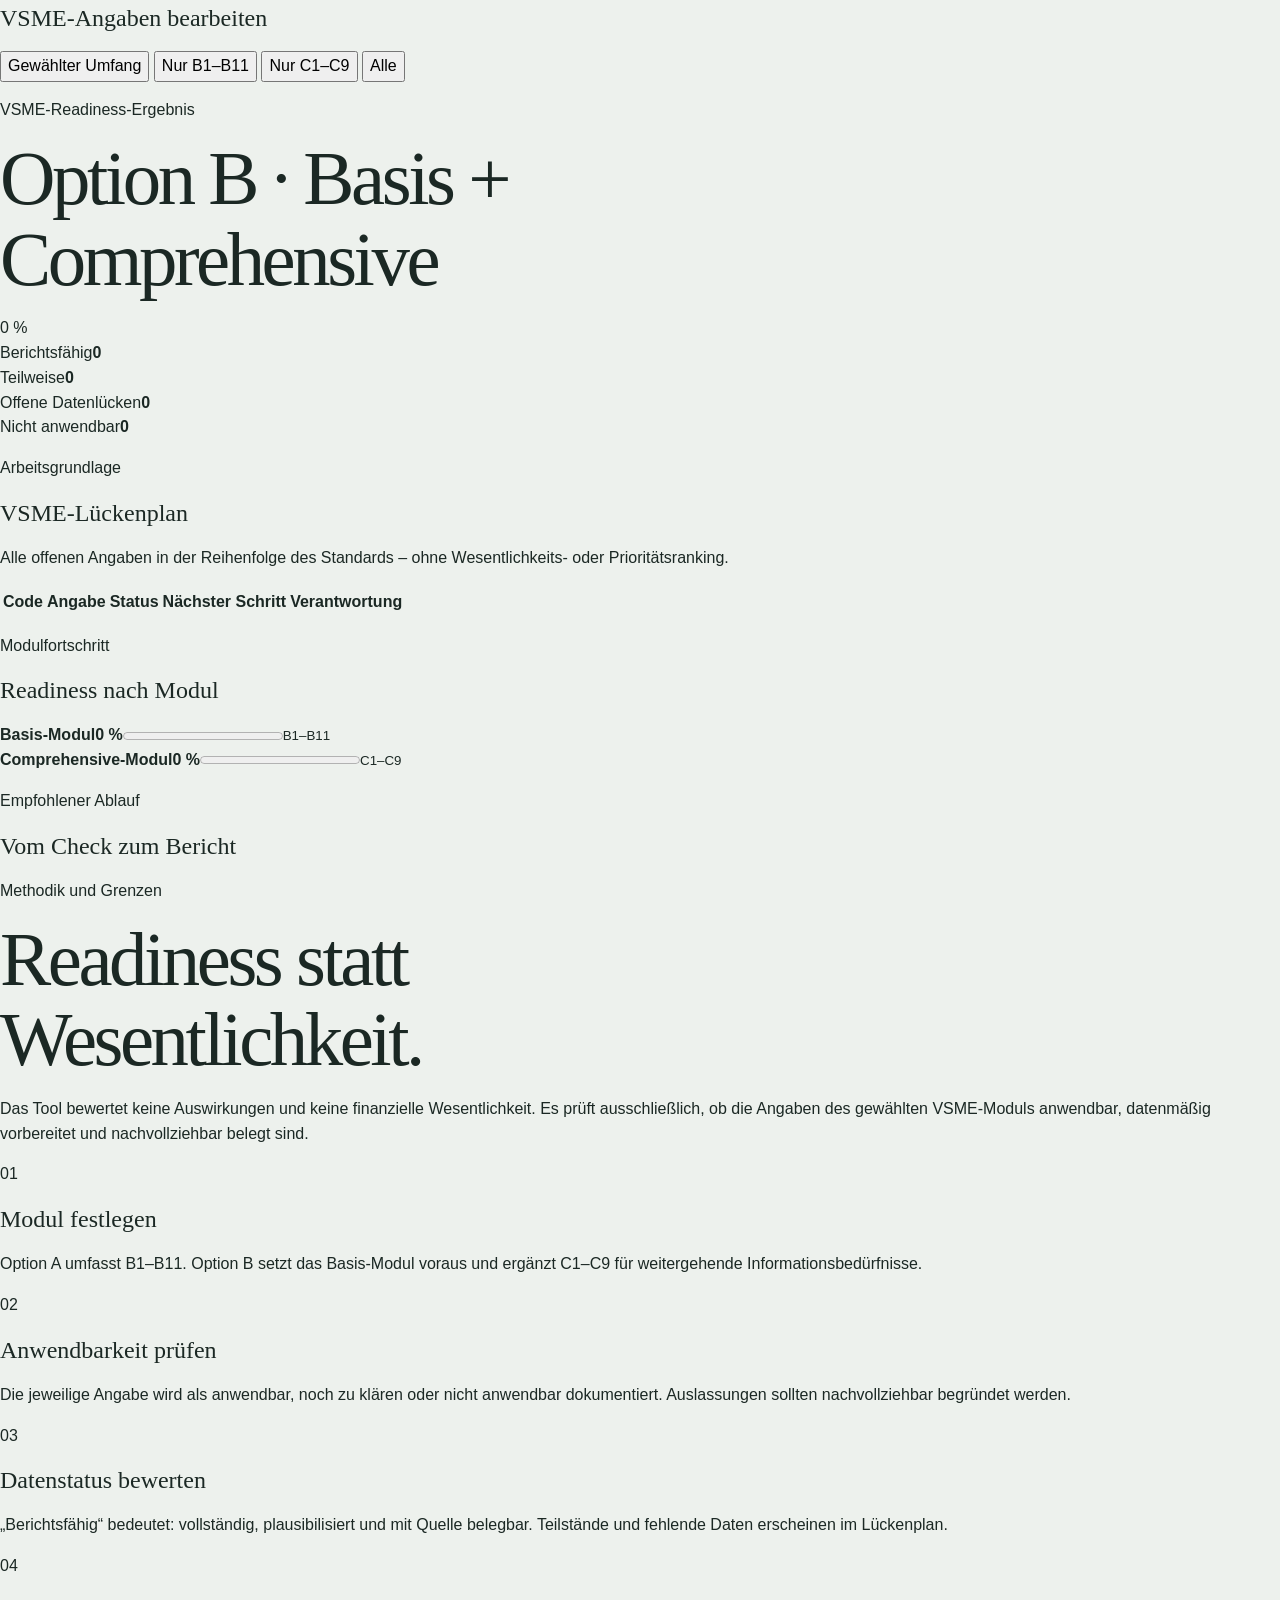
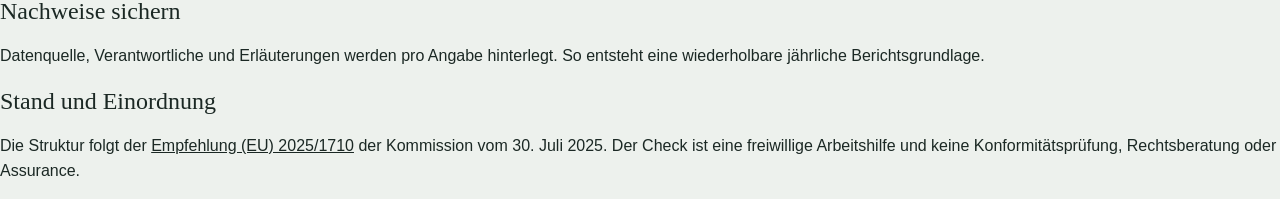
<file: assessment1.0.html>
<!doctype html>
<html lang="de">
<head>
  <meta charset="utf-8">
  <meta name="viewport" content="width=device-width, initial-scale=1">
  <meta name="description" content="VSME-Readiness-Check für KMU: Modulwahl, Anwendbarkeit, Datenstatus, Nachweise und Lückenplan für B1–B11 und C1–C9.">
  <title>VSME Readiness-Check | Dammann Sustainability & Energy</title>
  <link rel="stylesheet" href="styles.css">
  <link rel="stylesheet" href="assessment.css">
</head>
<body class="vsme-page">
  <a class="skip-link" href="#assessmentMain">Zum Inhalt</a>
  <header class="assessment-header">
    <a class="assessment-brand" href="index.html" aria-label="Zur Beratungswebsite">
      <span class="brand-mark" aria-hidden="true"><i></i><i></i></span>
      <span><small>Dammann Sustainability &amp; Energy</small><strong>VSME Readiness-Check</strong></span>
    </a>
    <div class="assessment-header-actions">
      <span id="saveStatus" class="save-status" aria-live="polite">Lokal gespeichert</span>
      <a class="save-status" href="datenschutz.html#tool-daten">Datenschutz</a>
      <a class="assessment-home" href="index.html">Zur Beratung</a>
    </div>
  </header>

  <main id="assessmentMain" class="assessment-shell">
    <aside class="assessment-sidebar" aria-label="Unternehmensprofil und Berichtsrahmen">
      <section class="setup-card">
        <p class="mini-label">01 · Unternehmensprofil</p>
        <h2>Ihr Unternehmen</h2>
        <label>Unternehmensname<input id="companyName" type="text" value="Musterwerk GmbH"></label>
        <label>Branche<input id="sector" type="text" value="Produzierendes Gewerbe"></label>
        <label>Beschäftigte
          <select id="employeeBand">
            <option value="micro">Bis 9</option>
            <option value="small">10 bis 49</option>
            <option value="medium" selected>50 bis 249</option>
            <option value="larger">250 oder mehr</option>
          </select>
        </label>
        <label>Berichtsjahr<input id="reportingYear" type="number" min="2025" value="2026"></label>
      </section>

      <section class="setup-card">
        <p class="mini-label">02 · Berichtsrahmen</p>
        <h2>VSME-Option</h2>
        <label>Gewählter Umfang
          <select id="moduleOption">
            <option value="basic">Option A · Basis-Modul</option>
            <option value="comprehensive" selected>Option B · Basis + Comprehensive</option>
          </select>
        </label>
        <label>Berichtsgrundlage
          <select id="reportingBasis">
            <option value="individual" selected>Nur das berichtende Unternehmen</option>
            <option value="consolidated">Konsolidiert mit Tochterunternehmen</option>
          </select>
        </label>
        <div id="moduleGuidance" class="module-guidance" aria-live="polite"></div>
      </section>

      <section class="setup-card">
        <p class="mini-label">03 · Informationsnutzer</p>
        <h2>Wer fragt Daten an?</h2>
        <label class="choice"><input id="driverBanks" type="checkbox" checked><span><strong>Banken &amp; Finanzierung</strong><small>Kredite, Fördermittel, Investitionen</small></span></label>
        <label class="choice"><input id="driverCustomers" type="checkbox" checked><span><strong>Kunden &amp; Lieferkette</strong><small>Fragebögen und Konzernanforderungen</small></span></label>
        <label class="choice"><input id="driverTenders" type="checkbox"><span><strong>Ausschreibungen</strong><small>Öffentliche oder private Vergaben</small></span></label>
        <label class="choice"><input id="driverInternal" type="checkbox" checked><span><strong>Interne Steuerung</strong><small>Jährliche Berichts- und Datenroutine</small></span></label>
      </section>

      <section class="setup-card info-card">
        <p class="mini-label">So funktioniert der Check</p>
        <p>Bewertet werden ausschließlich Anwendbarkeit und Berichtsbereitschaft. Ein niedriger Datenstand entfernt keine anwendbare VSME-Angabe, sondern erzeugt eine Datenlücke im Arbeitsplan.</p>
      </section>
      <button id="resetBtn" class="reset-button" type="button">Eingaben zurücksetzen</button>
    </aside>

    <section class="assessment-workspace">
      <div class="assessment-toolbar">
        <nav class="assessment-tabs" aria-label="Assessment-Bereiche">
          <button class="assessment-tab active" type="button" data-view="assessmentView">Readiness-Check</button>
          <button class="assessment-tab" type="button" data-view="resultView">Lückenplan</button>
          <button class="assessment-tab" type="button" data-view="methodView">Methodik</button>
        </nav>
        <div class="export-actions">
          <button id="exportCsvBtn" class="secondary-action" type="button">CSV exportieren</button>
          <button id="printBtn" type="button">Bericht / PDF</button>
        </div>
      </div>

      <section id="assessmentView" class="assessment-view active">
        <div class="assessment-intro">
          <div><p class="mini-label">VSME-Anwendbarkeit &amp; Berichtsbereitschaft</p><h1>Wie berichtsfähig ist Ihr Unternehmen?</h1></div>
          <p>Prüfen Sie für jede Angabe, ob sie anwendbar ist, wie belastbar die Daten sind und wo Nachweise oder Verantwortlichkeiten fehlen.</p>
        </div>

        <div class="readiness-overview">
          <section class="readiness-score-card">
            <div id="readinessGauge" class="readiness-gauge" style="--readiness:0deg"><div><strong id="readinessScore">0 %</strong><span>berichtsfähig</span></div></div>
            <div class="readiness-score-copy"><p class="mini-label">Gesamtstatus im gewählten Umfang</p><h2 id="readinessLabel">Check beginnen</h2><p id="readinessExplanation"></p></div>
          </section>
          <section class="readiness-kpis" aria-label="Readiness-Kennzahlen">
            <div class="ready"><span>Berichtsfähig</span><strong id="readyCount">0</strong></div>
            <div class="partial"><span>Teilweise vorhanden</span><strong id="partialCount">0</strong></div>
            <div class="missing"><span>Datenlücke</span><strong id="missingCount">0</strong></div>
            <div class="clarify"><span>Anwendbarkeit offen</span><strong id="clarifyCount">0</strong></div>
          </section>
        </div>

        <section class="readiness-board" aria-labelledby="boardTitle">
          <div class="board-heading"><div><p class="mini-label">Readiness-Übersicht</p><h2 id="boardTitle">Wo stehen B1–B11 und C1–C9?</h2></div><p>Die Codes werden automatisch nach Ihrem aktuellen Datenstatus einsortiert.</p></div>
          <div class="board-columns">
            <div class="board-column ready"><h3>Berichtsfähig <span id="boardReadyCount">0</span></h3><div id="boardReady" class="code-cloud"></div></div>
            <div class="board-column partial"><h3>Teilweise <span id="boardPartialCount">0</span></h3><div id="boardPartial" class="code-cloud"></div></div>
            <div class="board-column missing"><h3>Datenlücke <span id="boardMissingCount">0</span></h3><div id="boardMissing" class="code-cloud"></div></div>
            <div class="board-column clarify"><h3>Zu klären <span id="boardClarifyCount">0</span></h3><div id="boardClarify" class="code-cloud"></div></div>
          </div>
          <div class="completion-row"><span>Check vollständig bearbeitet</span><strong id="completionText">0 %</strong><progress id="completionBar" max="100" value="0"></progress></div>
        </section>

        <div class="disclosures-heading">
          <div><p class="mini-label">Einzelprüfung</p><h2>VSME-Angaben bearbeiten</h2></div>
          <div class="filter-actions" aria-label="Angaben filtern">
            <button class="filter-button active" type="button" data-filter="scope">Gewählter Umfang</button>
            <button class="filter-button" type="button" data-filter="basic">Nur B1–B11</button>
            <button class="filter-button" type="button" data-filter="comprehensive">Nur C1–C9</button>
            <button class="filter-button" type="button" data-filter="all">Alle</button>
          </div>
        </div>
        <div id="disclosureCards" class="disclosure-grid"></div>
      </section>

      <section id="resultView" class="assessment-view">
        <div class="result-hero">
          <div><p class="mini-label">VSME-Readiness-Ergebnis</p><h1 id="resultTitle">Option B · Basis + Comprehensive</h1><p id="resultReason"></p></div>
          <div id="resultScore" class="result-score">0 %</div>
        </div>
        <div class="result-kpis"><div><span>Berichtsfähig</span><strong id="resultReady">0</strong></div><div><span>Teilweise</span><strong id="resultPartial">0</strong></div><div><span>Offene Datenlücken</span><strong id="resultMissing">0</strong></div><div><span>Nicht anwendbar</span><strong id="resultNa">0</strong></div></div>

        <section class="result-section">
          <div class="result-section-heading"><div><p class="mini-label">Arbeitsgrundlage</p><h2>VSME-Lückenplan</h2></div><p>Alle offenen Angaben in der Reihenfolge des Standards – ohne Wesentlichkeits- oder Prioritätsranking.</p></div>
          <div class="table-wrap"><table class="gap-table"><thead><tr><th>Code</th><th>Angabe</th><th>Status</th><th>Nächster Schritt</th><th>Verantwortung</th></tr></thead><tbody id="gapTableBody"></tbody></table></div>
        </section>

        <section class="coverage-section">
          <div><p class="mini-label">Modulfortschritt</p><h2>Readiness nach Modul</h2></div>
          <div class="coverage-bars">
            <div><span><strong>Basis-Modul</strong><b id="basicCoverageText">0 %</b></span><progress id="basicCoverage" max="100" value="0"></progress><small>B1–B11</small></div>
            <div><span><strong>Comprehensive-Modul</strong><b id="comprehensiveCoverageText">0 %</b></span><progress id="comprehensiveCoverage" max="100" value="0"></progress><small>C1–C9</small></div>
          </div>
        </section>

        <section class="next-steps"><div><p class="mini-label">Empfohlener Ablauf</p><h2>Vom Check zum Bericht</h2></div><ol id="nextSteps"></ol></section>
      </section>

      <section id="methodView" class="assessment-view">
        <div class="method-hero"><p class="mini-label">Methodik und Grenzen</p><h1>Readiness statt Wesentlichkeit.</h1><p>Das Tool bewertet keine Auswirkungen und keine finanzielle Wesentlichkeit. Es prüft ausschließlich, ob die Angaben des gewählten VSME-Moduls anwendbar, datenmäßig vorbereitet und nachvollziehbar belegt sind.</p></div>
        <div class="method-cards">
          <article><span>01</span><h2>Modul festlegen</h2><p>Option A umfasst B1–B11. Option B setzt das Basis-Modul voraus und ergänzt C1–C9 für weitergehende Informationsbedürfnisse.</p></article>
          <article><span>02</span><h2>Anwendbarkeit prüfen</h2><p>Die jeweilige Angabe wird als anwendbar, noch zu klären oder nicht anwendbar dokumentiert. Auslassungen sollten nachvollziehbar begründet werden.</p></article>
          <article><span>03</span><h2>Datenstatus bewerten</h2><p>„Berichtsfähig“ bedeutet: vollständig, plausibilisiert und mit Quelle belegbar. Teilstände und fehlende Daten erscheinen im Lückenplan.</p></article>
          <article><span>04</span><h2>Nachweise sichern</h2><p>Datenquelle, Verantwortliche und Erläuterungen werden pro Angabe hinterlegt. So entsteht eine wiederholbare jährliche Berichtsgrundlage.</p></article>
        </div>
        <div class="standard-note"><h2>Stand und Einordnung</h2><p>Die Struktur folgt der <a href="https://eur-lex.europa.eu/legal-content/DE/TXT/?uri=OJ:L_202501710" target="_blank" rel="noopener">Empfehlung (EU) 2025/1710</a> der Kommission vom 30. Juli 2025. Der Check ist eine freiwillige Arbeitshilfe und keine Konformitätsprüfung, Rechtsberatung oder Assurance.</p></div>
      </section>
    </section>
  </main>

  <template id="disclosureTemplate">
    <article class="disclosure-card">
      <header><div><span class="disclosure-code"></span><span class="disclosure-module"></span></div><span class="readiness-badge"></span></header>
      <h3 class="disclosure-title"></h3>
      <p class="disclosure-hint"></p>
      <div class="readiness-controls">
        <label>Anwendbarkeit<select class="applicability"><option value="yes">Anwendbar</option><option value="unclear">Noch zu klären</option><option value="no">Nicht anwendbar</option></select></label>
        <label>Datenstatus<select class="data-status"><option value="ready">Vollständig &amp; belegt</option><option value="partial">Teilweise vorhanden</option><option value="missing">Fehlt</option></select></label>
      </div>
      <div class="evidence-grid">
        <label>Datenquelle / Nachweis<input class="evidence" type="text" placeholder="z. B. Rechnung, HR-Export, Richtlinie …"></label>
        <label>Verantwortlich<input class="owner" type="text" placeholder="Rolle oder Abteilung"></label>
      </div>
      <label class="note-label">Erläuterung oder Begründung<textarea class="disclosure-note" rows="2" placeholder="Offene Punkte, Abgrenzung oder Begründung …"></textarea></label>
    </article>
  </template>
  <script src="assessment.js"></script>
</body>
</html>
</file>
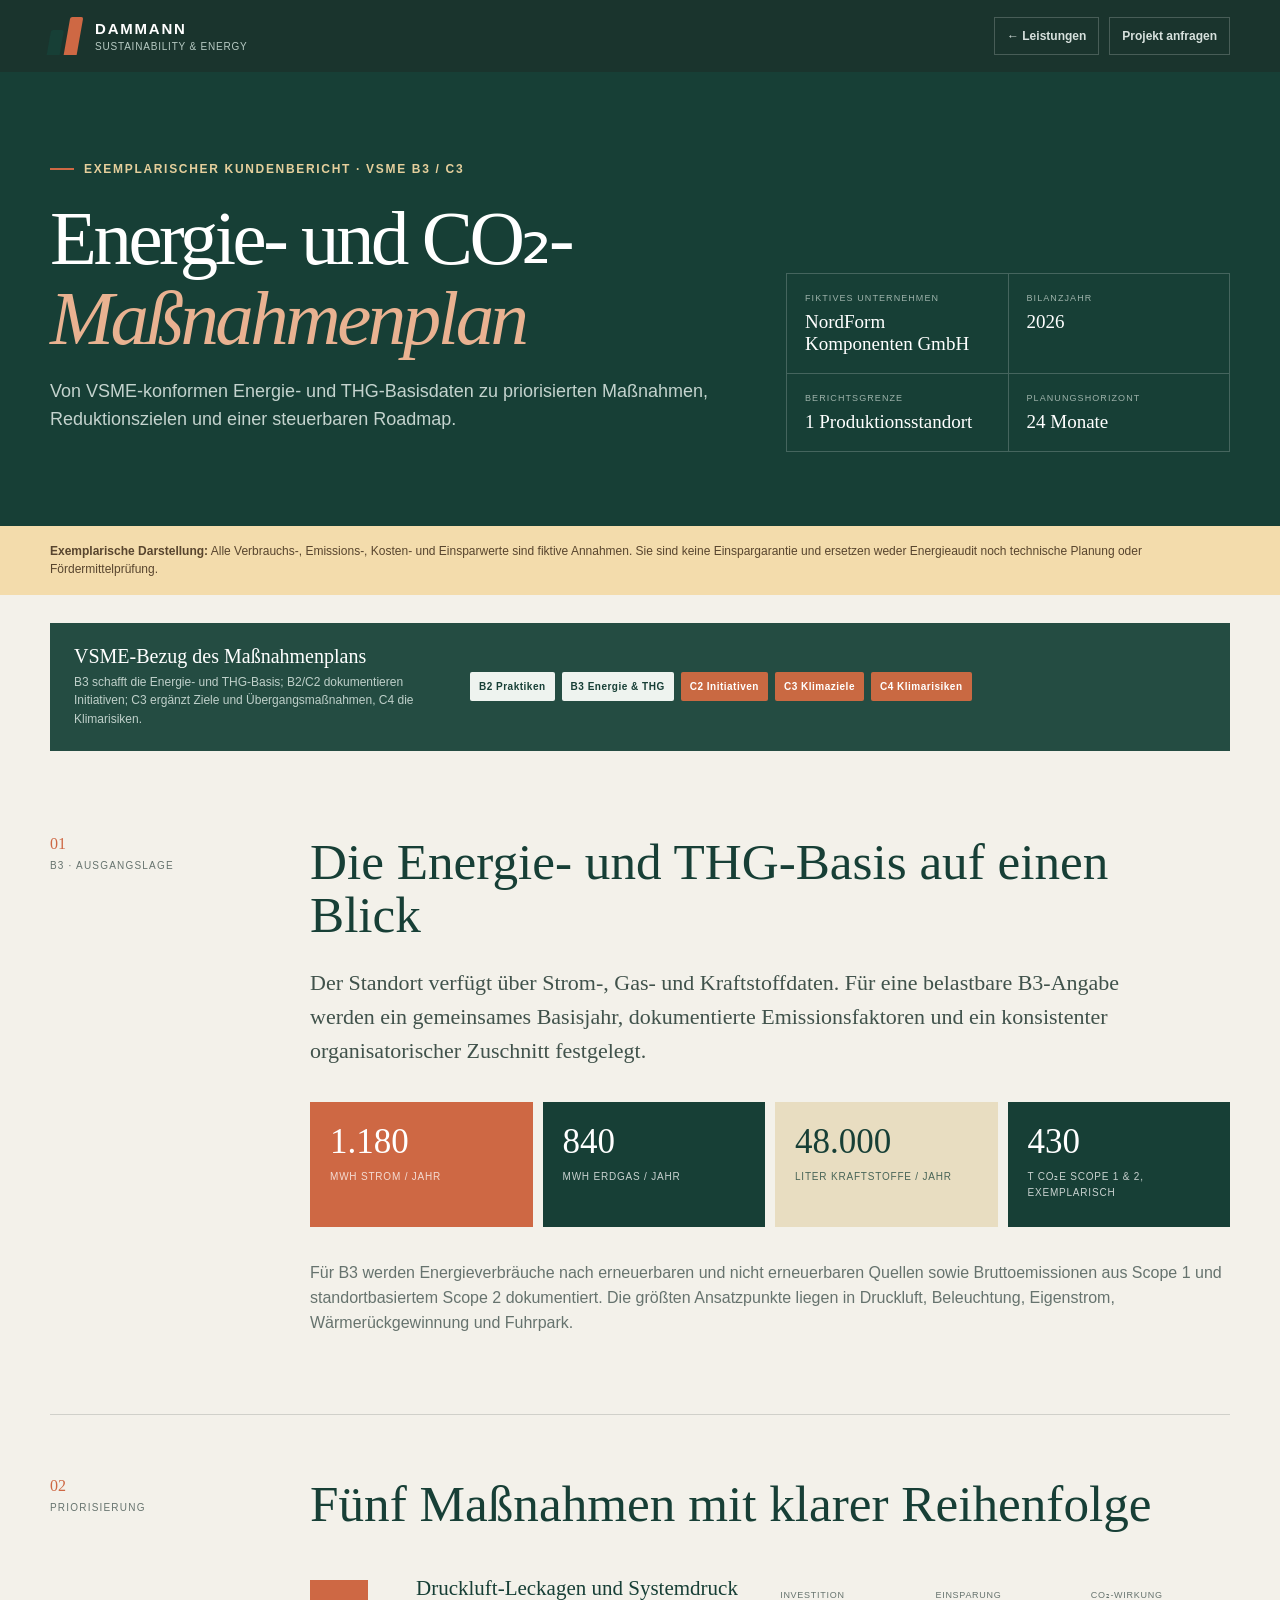
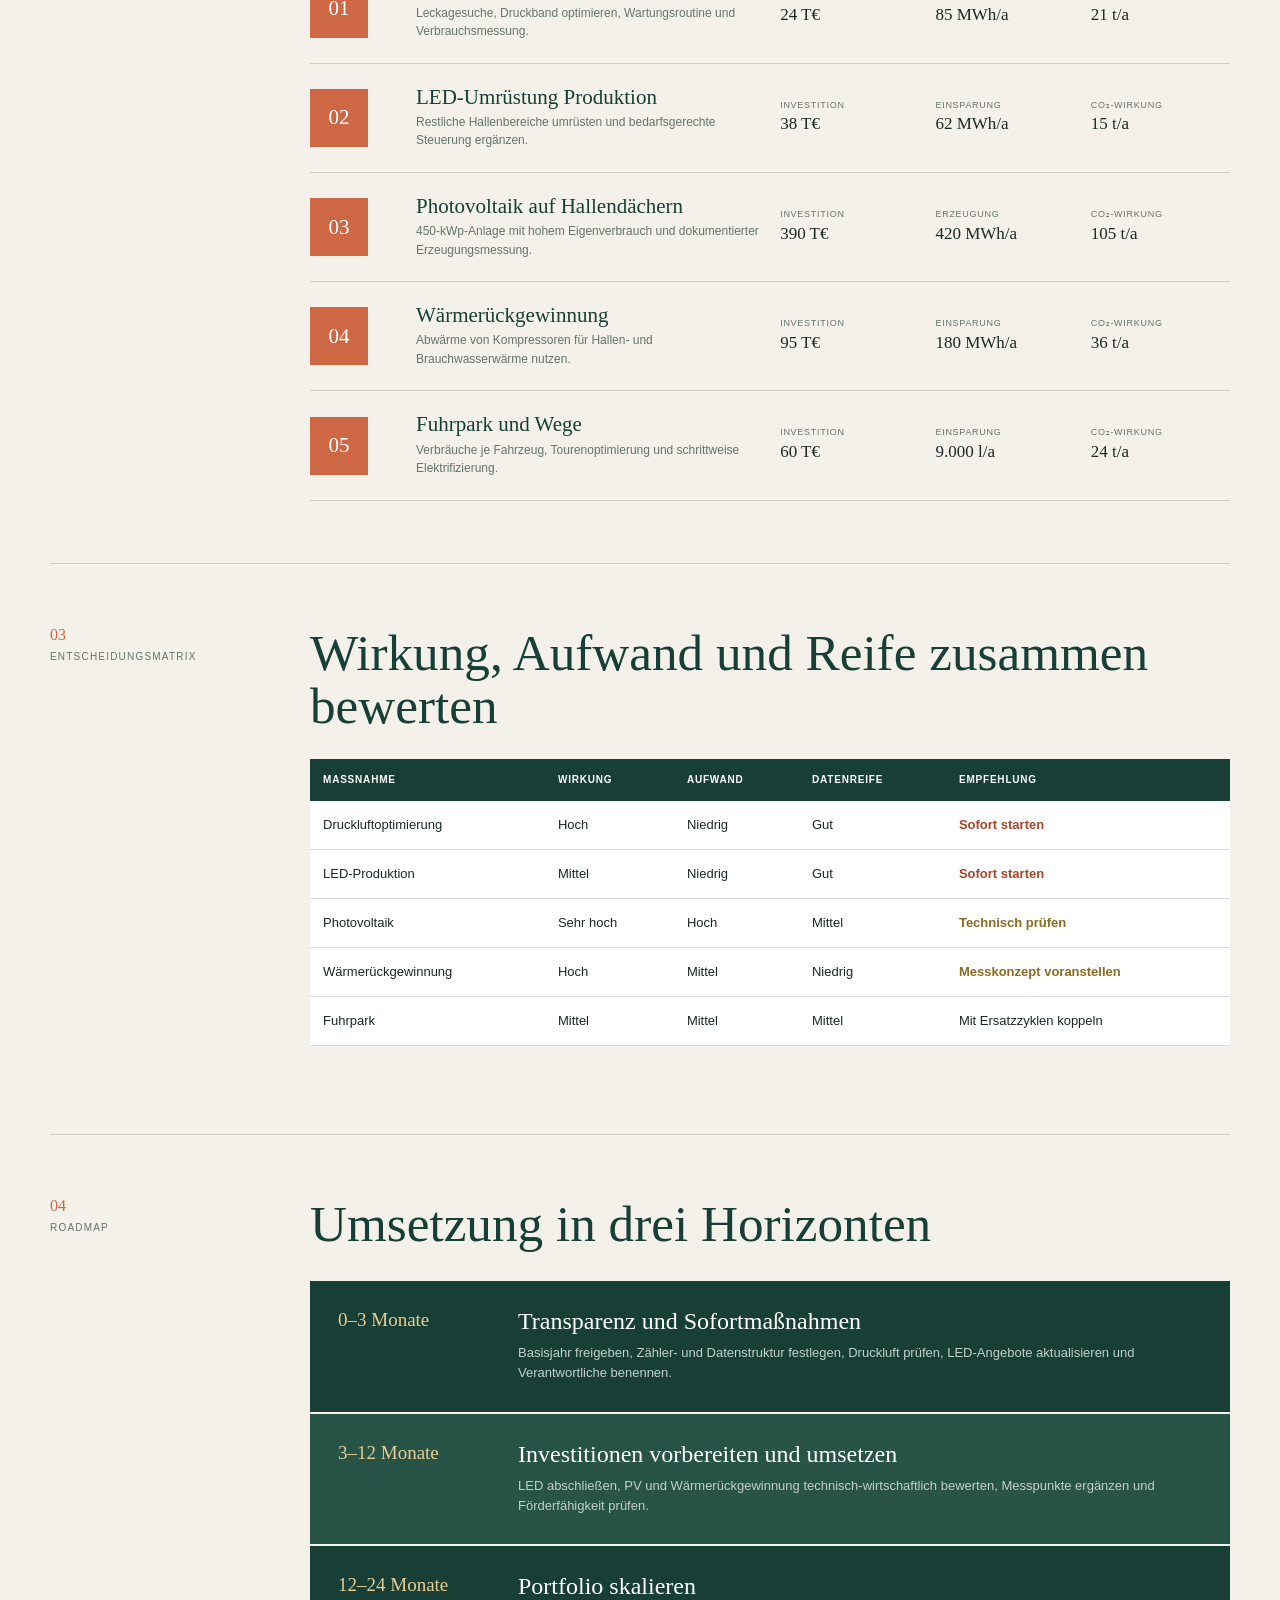
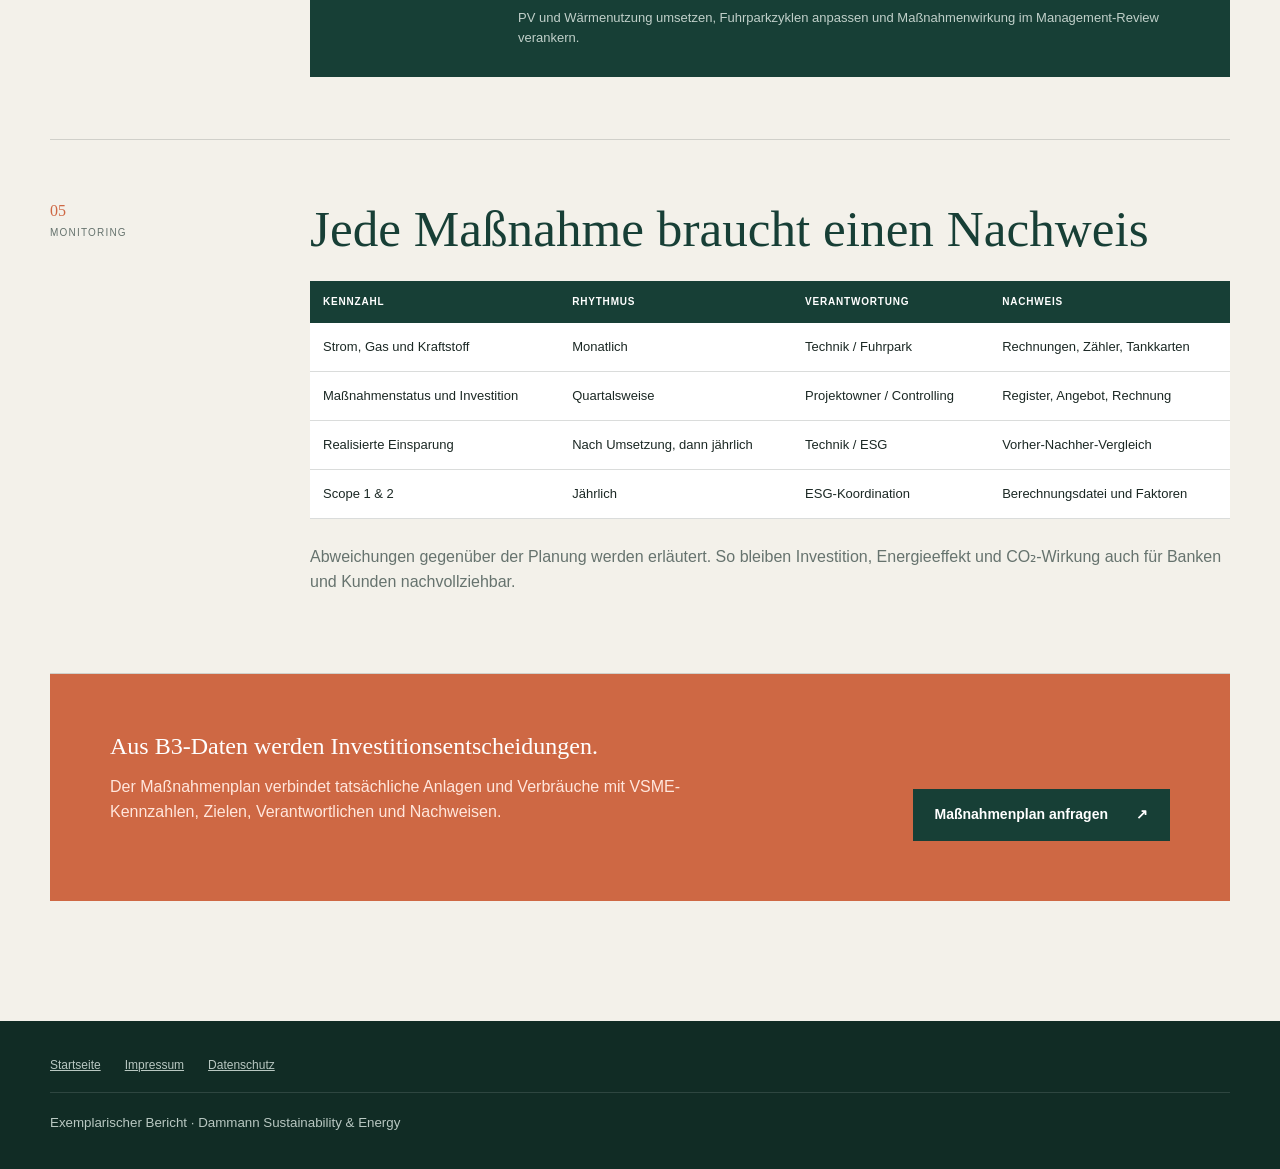
<file: bericht-energie-co2-massnahmenplan.html>
<!doctype html>
<html lang="de">
<head><meta charset="utf-8"><meta name="viewport" content="width=device-width, initial-scale=1"><meta name="description" content="Exemplarischer Energie- und CO2-Maßnahmenplan für ein mittelständisches Produktionsunternehmen."><title>Exemplarischer Energie- und CO₂-Maßnahmenplan | Dammann Sustainability & Energy</title><link rel="stylesheet" href="styles.css"><link rel="stylesheet" href="reports.css"></head>
<body class="report-page"><a class="skip-link" href="#main">Zum Inhalt</a>
  <header class="report-header"><a class="brand" href="index.html" aria-label="Zur Startseite"><span class="brand-mark" aria-hidden="true"><i></i><i></i></span><span><strong>DAMMANN</strong><small>Sustainability &amp; Energy</small></span></a><nav class="report-nav"><a href="index.html#leistungen">← Leistungen</a><a href="#kontakt">Projekt anfragen</a></nav></header>
  <main id="main"><section class="report-hero"><div class="section-shell report-hero-grid"><div><p class="kicker"><span></span>Exemplarischer Kundenbericht · VSME B3 / C3</p><h1>Energie- und CO₂-<em>Maßnahmenplan</em></h1><p>Von VSME-konformen Energie- und THG-Basisdaten zu priorisierten Maßnahmen, Reduktionszielen und einer steuerbaren Roadmap.</p></div><div class="report-meta"><div><span>Fiktives Unternehmen</span><strong>NordForm Komponenten GmbH</strong></div><div><span>Bilanzjahr</span><strong>2026</strong></div><div><span>Berichtsgrenze</span><strong>1 Produktionsstandort</strong></div><div><span>Planungshorizont</span><strong>24 Monate</strong></div></div></div></section>
    <div class="report-notice"><strong>Exemplarische Darstellung:</strong> Alle Verbrauchs-, Emissions-, Kosten- und Einsparwerte sind fiktive Annahmen. Sie sind keine Einspargarantie und ersetzen weder Energieaudit noch technische Planung oder Fördermittelprüfung.</div>
    <aside class="vsme-map"><div><strong>VSME-Bezug des Maßnahmenplans</strong><p>B3 schafft die Energie- und THG-Basis; B2/C2 dokumentieren Initiativen; C3 ergänzt Ziele und Übergangsmaßnahmen, C4 die Klimarisiken.</p></div><div class="vsme-tags"><span>B2 Praktiken</span><span>B3 Energie &amp; THG</span><span class="comprehensive">C2 Initiativen</span><span class="comprehensive">C3 Klimaziele</span><span class="comprehensive">C4 Klimarisiken</span></div></aside>
    <div class="report-shell">
      <section class="report-section"><div class="report-side">01<span>B3 · Ausgangslage</span></div><div class="report-body"><h2>Die Energie- und THG-Basis auf einen Blick</h2><p class="report-lead">Der Standort verfügt über Strom-, Gas- und Kraftstoffdaten. Für eine belastbare B3-Angabe werden ein gemeinsames Basisjahr, dokumentierte Emissionsfaktoren und ein konsistenter organisatorischer Zuschnitt festgelegt.</p><div class="metric-grid"><div class="metric coral"><b>1.180</b><span>MWh Strom / Jahr</span></div><div class="metric"><b>840</b><span>MWh Erdgas / Jahr</span></div><div class="metric sand"><b>48.000</b><span>Liter Kraftstoffe / Jahr</span></div><div class="metric"><b>430</b><span>t CO₂e Scope 1 &amp; 2, exemplarisch</span></div></div><p>Für B3 werden Energieverbräuche nach erneuerbaren und nicht erneuerbaren Quellen sowie Bruttoemissionen aus Scope 1 und standortbasiertem Scope 2 dokumentiert. Die größten Ansatzpunkte liegen in Druckluft, Beleuchtung, Eigenstrom, Wärmerückgewinnung und Fuhrpark.</p></div></section>
      <section class="report-section"><div class="report-side">02<span>Priorisierung</span></div><div class="report-body"><h2>Fünf Maßnahmen mit klarer Reihenfolge</h2>
        <article class="measure-card"><div class="measure-rank">01</div><div><h3>Druckluft-Leckagen und Systemdruck</h3><p>Leckagesuche, Druckband optimieren, Wartungsroutine und Verbrauchsmessung.</p></div><div class="measure-stat"><span>Investition</span><b>24 T€</b></div><div class="measure-stat"><span>Einsparung</span><b>85 MWh/a</b></div><div class="measure-stat"><span>CO₂-Wirkung</span><b>21 t/a</b></div></article>
        <article class="measure-card"><div class="measure-rank">02</div><div><h3>LED-Umrüstung Produktion</h3><p>Restliche Hallenbereiche umrüsten und bedarfsgerechte Steuerung ergänzen.</p></div><div class="measure-stat"><span>Investition</span><b>38 T€</b></div><div class="measure-stat"><span>Einsparung</span><b>62 MWh/a</b></div><div class="measure-stat"><span>CO₂-Wirkung</span><b>15 t/a</b></div></article>
        <article class="measure-card"><div class="measure-rank">03</div><div><h3>Photovoltaik auf Hallendächern</h3><p>450-kWp-Anlage mit hohem Eigenverbrauch und dokumentierter Erzeugungsmessung.</p></div><div class="measure-stat"><span>Investition</span><b>390 T€</b></div><div class="measure-stat"><span>Erzeugung</span><b>420 MWh/a</b></div><div class="measure-stat"><span>CO₂-Wirkung</span><b>105 t/a</b></div></article>
        <article class="measure-card"><div class="measure-rank">04</div><div><h3>Wärmerückgewinnung</h3><p>Abwärme von Kompressoren für Hallen- und Brauchwasserwärme nutzen.</p></div><div class="measure-stat"><span>Investition</span><b>95 T€</b></div><div class="measure-stat"><span>Einsparung</span><b>180 MWh/a</b></div><div class="measure-stat"><span>CO₂-Wirkung</span><b>36 t/a</b></div></article>
        <article class="measure-card"><div class="measure-rank">05</div><div><h3>Fuhrpark und Wege</h3><p>Verbräuche je Fahrzeug, Tourenoptimierung und schrittweise Elektrifizierung.</p></div><div class="measure-stat"><span>Investition</span><b>60 T€</b></div><div class="measure-stat"><span>Einsparung</span><b>9.000 l/a</b></div><div class="measure-stat"><span>CO₂-Wirkung</span><b>24 t/a</b></div></article>
      </div></section>
      <section class="report-section"><div class="report-side">03<span>Entscheidungsmatrix</span></div><div class="report-body"><h2>Wirkung, Aufwand und Reife zusammen bewerten</h2><table class="report-table"><thead><tr><th>Maßnahme</th><th>Wirkung</th><th>Aufwand</th><th>Datenreife</th><th>Empfehlung</th></tr></thead><tbody><tr><td>Druckluftoptimierung</td><td>Hoch</td><td>Niedrig</td><td>Gut</td><td class="priority-high">Sofort starten</td></tr><tr><td>LED-Produktion</td><td>Mittel</td><td>Niedrig</td><td>Gut</td><td class="priority-high">Sofort starten</td></tr><tr><td>Photovoltaik</td><td>Sehr hoch</td><td>Hoch</td><td>Mittel</td><td class="priority-mid">Technisch prüfen</td></tr><tr><td>Wärmerückgewinnung</td><td>Hoch</td><td>Mittel</td><td>Niedrig</td><td class="priority-mid">Messkonzept voranstellen</td></tr><tr><td>Fuhrpark</td><td>Mittel</td><td>Mittel</td><td>Mittel</td><td>Mit Ersatzzyklen koppeln</td></tr></tbody></table></div></section>
      <section class="report-section"><div class="report-side">04<span>Roadmap</span></div><div class="report-body"><h2>Umsetzung in drei Horizonten</h2><div class="phase-list"><article class="phase"><div class="time">0–3 Monate</div><div><h3>Transparenz und Sofortmaßnahmen</h3><p>Basisjahr freigeben, Zähler- und Datenstruktur festlegen, Druckluft prüfen, LED-Angebote aktualisieren und Verantwortliche benennen.</p></div></article><article class="phase"><div class="time">3–12 Monate</div><div><h3>Investitionen vorbereiten und umsetzen</h3><p>LED abschließen, PV und Wärmerückgewinnung technisch-wirtschaftlich bewerten, Messpunkte ergänzen und Förderfähigkeit prüfen.</p></div></article><article class="phase"><div class="time">12–24 Monate</div><div><h3>Portfolio skalieren</h3><p>PV und Wärmenutzung umsetzen, Fuhrparkzyklen anpassen und Maßnahmenwirkung im Management-Review verankern.</p></div></article></div></div></section>
      <section class="report-section"><div class="report-side">05<span>Monitoring</span></div><div class="report-body"><h2>Jede Maßnahme braucht einen Nachweis</h2><table class="report-table"><thead><tr><th>Kennzahl</th><th>Rhythmus</th><th>Verantwortung</th><th>Nachweis</th></tr></thead><tbody><tr><td>Strom, Gas und Kraftstoff</td><td>Monatlich</td><td>Technik / Fuhrpark</td><td>Rechnungen, Zähler, Tankkarten</td></tr><tr><td>Maßnahmenstatus und Investition</td><td>Quartalsweise</td><td>Projektowner / Controlling</td><td>Register, Angebot, Rechnung</td></tr><tr><td>Realisierte Einsparung</td><td>Nach Umsetzung, dann jährlich</td><td>Technik / ESG</td><td>Vorher-Nachher-Vergleich</td></tr><tr><td>Scope 1 &amp; 2</td><td>Jährlich</td><td>ESG-Koordination</td><td>Berechnungsdatei und Faktoren</td></tr></tbody></table><p>Abweichungen gegenüber der Planung werden erläutert. So bleiben Investition, Energieeffekt und CO₂-Wirkung auch für Banken und Kunden nachvollziehbar.</p></div></section>
      <section id="kontakt" class="report-cta"><div><h2>Aus B3-Daten werden Investitionsentscheidungen.</h2><p>Der Maßnahmenplan verbindet tatsächliche Anlagen und Verbräuche mit VSME-Kennzahlen, Zielen, Verantwortlichen und Nachweisen.</p></div><a class="button" href="mailto:beratung@dammann-sustainability-energy.de?subject=Anfrage%20Energie-%20und%20CO2-Massnahmenplan">Maßnahmenplan anfragen <span>↗</span></a></section>
    </div>
  </main><footer class="site-footer report-footer"><nav><a href="index.html">Startseite</a><a href="impressum.html">Impressum</a><a href="datenschutz.html">Datenschutz</a></nav><small>Exemplarischer Bericht · Dammann Sustainability &amp; Energy</small></footer>
</body></html>
</file>
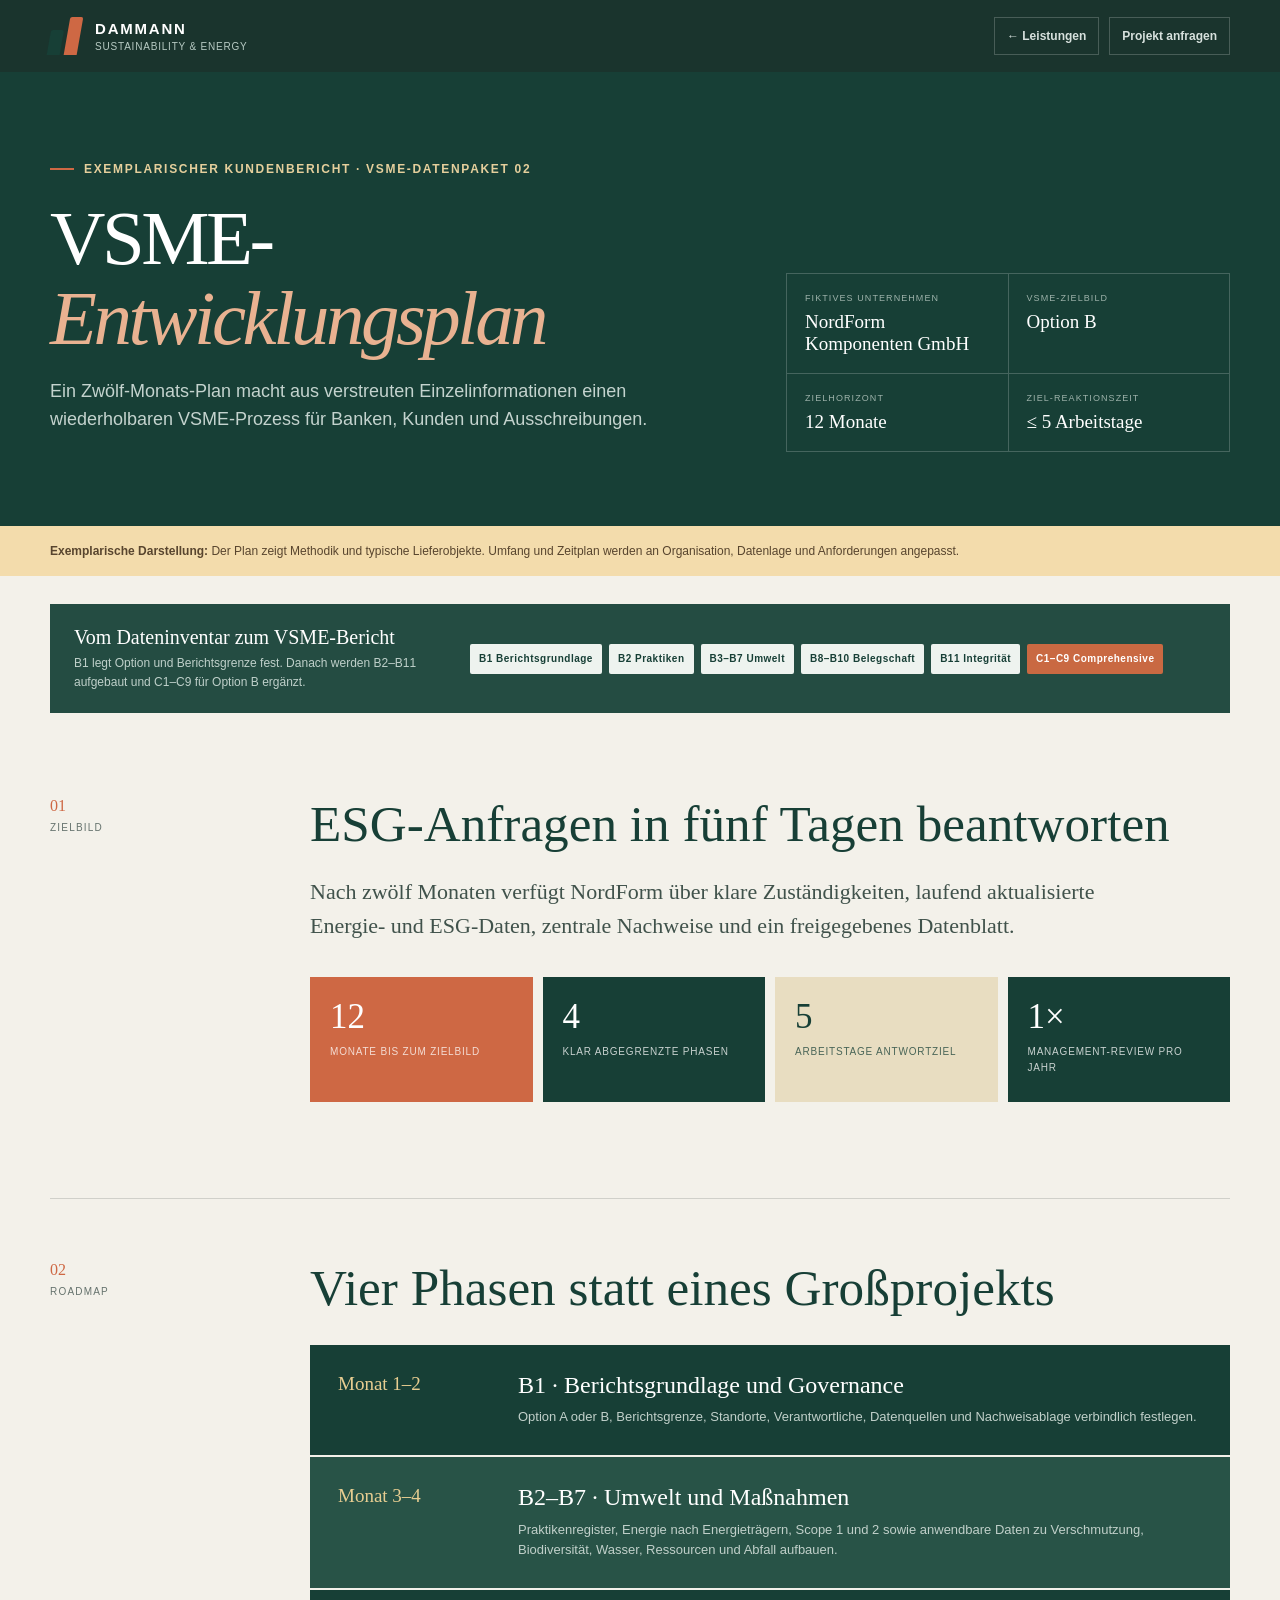
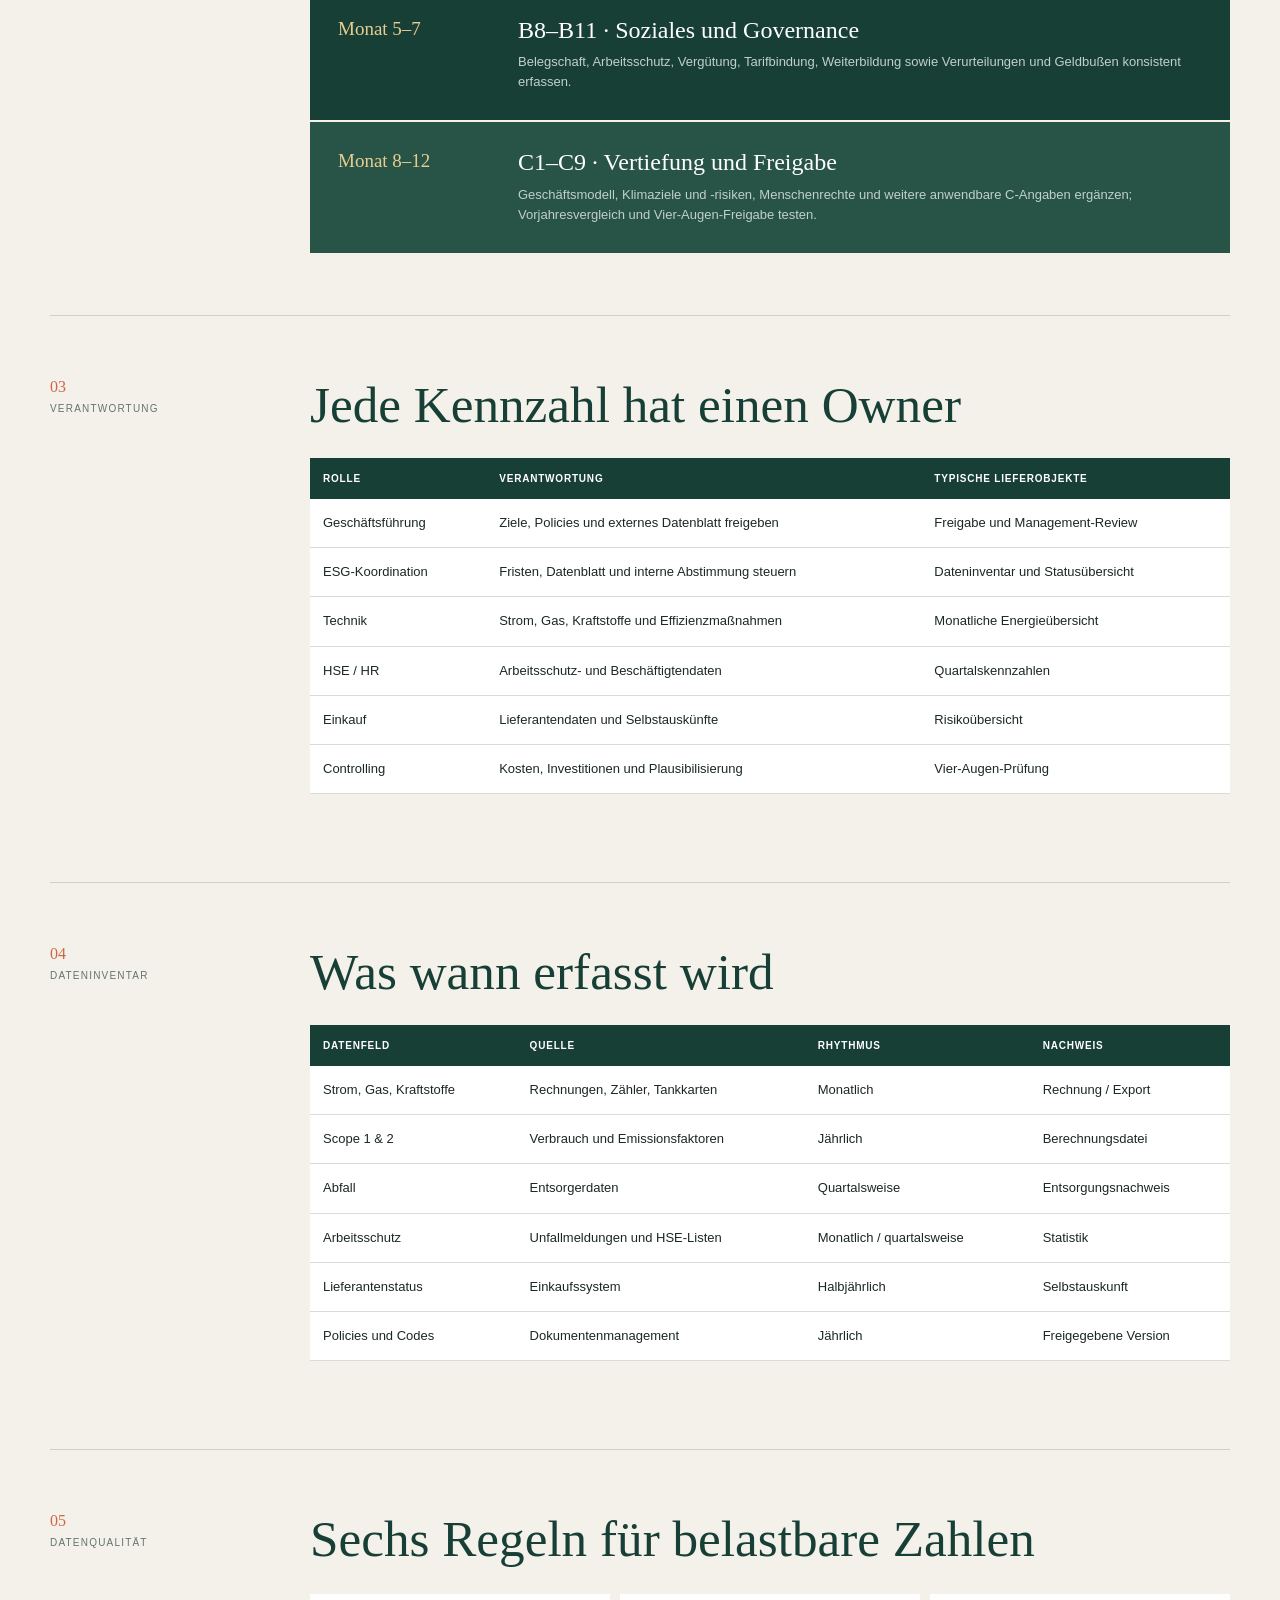
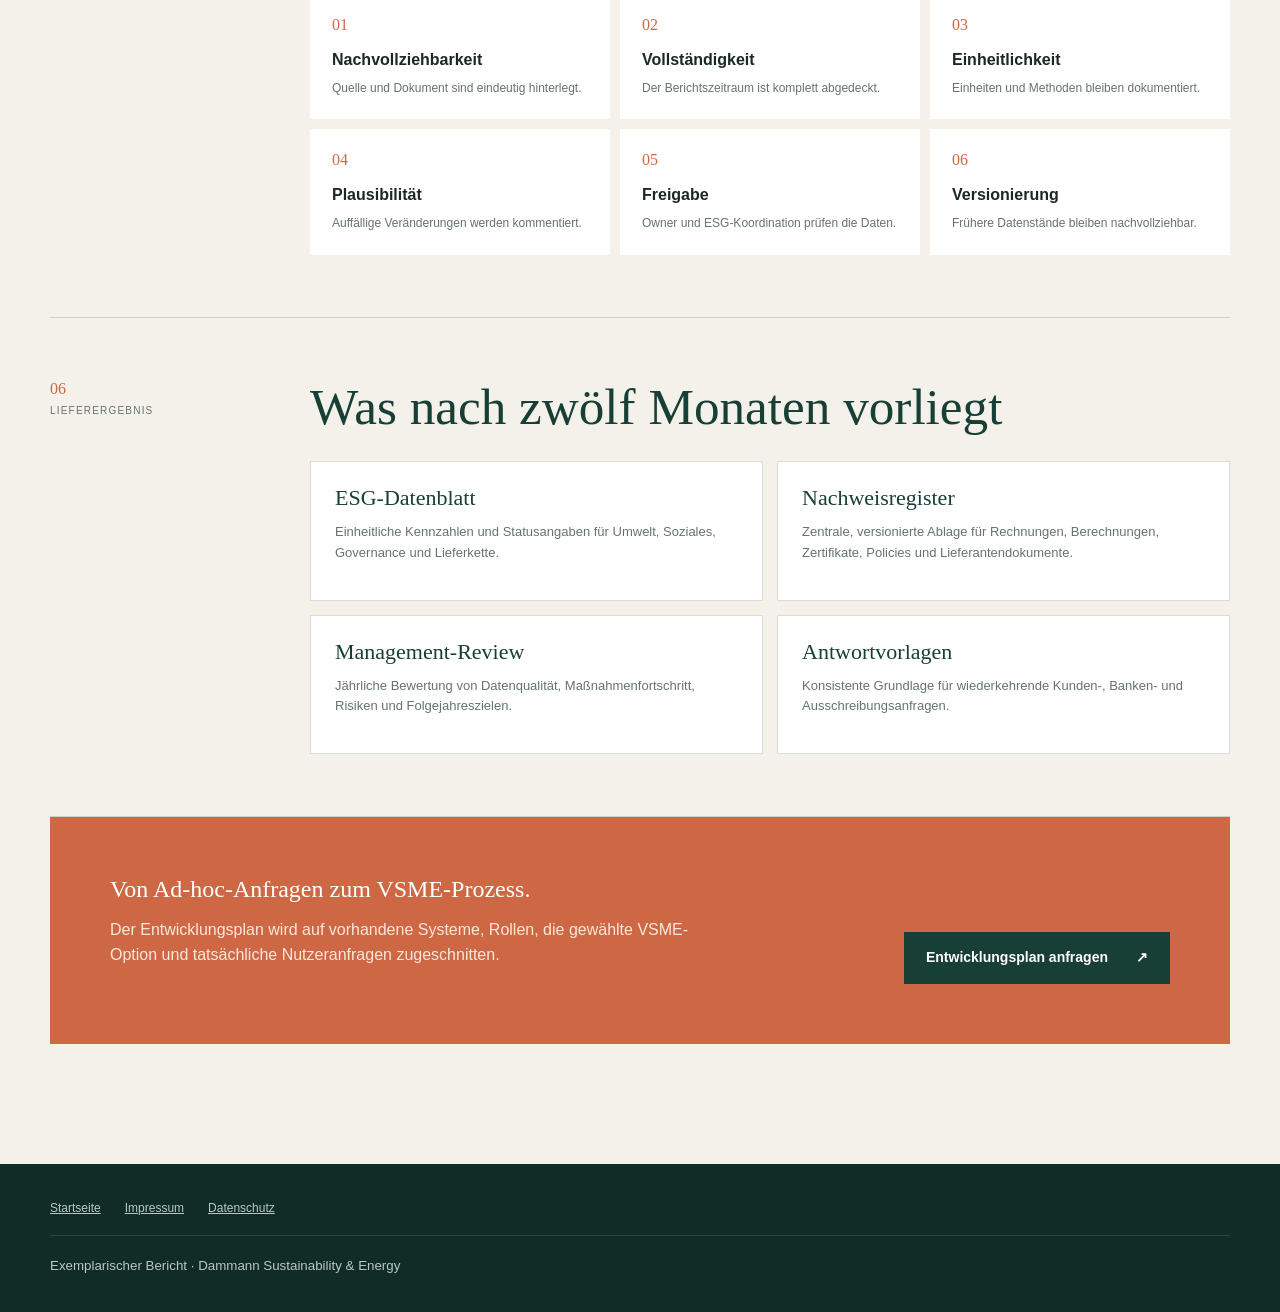
<file: bericht-esg-entwicklungsplan.html>
<!doctype html>
<html lang="de">
<head><meta charset="utf-8"><meta name="viewport" content="width=device-width, initial-scale=1"><meta name="description" content="Exemplarischer Entwicklungsplan für eine wiederholbare VSME-Datenerfassung."><title>Exemplarischer VSME-Entwicklungsplan | Dammann Sustainability & Energy</title><link rel="stylesheet" href="styles.css"><link rel="stylesheet" href="reports.css"></head>
<body class="report-page"><a class="skip-link" href="#main">Zum Inhalt</a>
  <header class="report-header"><a class="brand" href="index.html" aria-label="Zur Startseite"><span class="brand-mark" aria-hidden="true"><i></i><i></i></span><span><strong>DAMMANN</strong><small>Sustainability &amp; Energy</small></span></a><nav class="report-nav"><a href="index.html#leistungen">← Leistungen</a><a href="#kontakt">Projekt anfragen</a></nav></header>
  <main id="main"><section class="report-hero"><div class="section-shell report-hero-grid"><div><p class="kicker"><span></span>Exemplarischer Kundenbericht · VSME-Datenpaket 02</p><h1>VSME-<em>Entwicklungsplan</em></h1><p>Ein Zwölf-Monats-Plan macht aus verstreuten Einzelinformationen einen wiederholbaren VSME-Prozess für Banken, Kunden und Ausschreibungen.</p></div><div class="report-meta"><div><span>Fiktives Unternehmen</span><strong>NordForm Komponenten GmbH</strong></div><div><span>VSME-Zielbild</span><strong>Option B</strong></div><div><span>Zielhorizont</span><strong>12 Monate</strong></div><div><span>Ziel-Reaktionszeit</span><strong>≤ 5 Arbeitstage</strong></div></div></div></section>
    <div class="report-notice"><strong>Exemplarische Darstellung:</strong> Der Plan zeigt Methodik und typische Lieferobjekte. Umfang und Zeitplan werden an Organisation, Datenlage und Anforderungen angepasst.</div>
    <aside class="vsme-map"><div><strong>Vom Dateninventar zum VSME-Bericht</strong><p>B1 legt Option und Berichtsgrenze fest. Danach werden B2–B11 aufgebaut und C1–C9 für Option B ergänzt.</p></div><div class="vsme-tags"><span>B1 Berichtsgrundlage</span><span>B2 Praktiken</span><span>B3–B7 Umwelt</span><span>B8–B10 Belegschaft</span><span>B11 Integrität</span><span class="comprehensive">C1–C9 Comprehensive</span></div></aside>
    <div class="report-shell">
      <section class="report-section"><div class="report-side">01<span>Zielbild</span></div><div class="report-body"><h2>ESG-Anfragen in fünf Tagen beantworten</h2><p class="report-lead">Nach zwölf Monaten verfügt NordForm über klare Zuständigkeiten, laufend aktualisierte Energie- und ESG-Daten, zentrale Nachweise und ein freigegebenes Datenblatt.</p><div class="metric-grid"><div class="metric coral"><b>12</b><span>Monate bis zum Zielbild</span></div><div class="metric"><b>4</b><span>klar abgegrenzte Phasen</span></div><div class="metric sand"><b>5</b><span>Arbeitstage Antwortziel</span></div><div class="metric"><b>1×</b><span>Management-Review pro Jahr</span></div></div></div></section>
      <section class="report-section"><div class="report-side">02<span>Roadmap</span></div><div class="report-body"><h2>Vier Phasen statt eines Großprojekts</h2><div class="phase-list">
        <article class="phase"><div class="time">Monat 1–2</div><div><h3>B1 · Berichtsgrundlage und Governance</h3><p>Option A oder B, Berichtsgrenze, Standorte, Verantwortliche, Datenquellen und Nachweisablage verbindlich festlegen.</p></div></article>
        <article class="phase"><div class="time">Monat 3–4</div><div><h3>B2–B7 · Umwelt und Maßnahmen</h3><p>Praktikenregister, Energie nach Energieträgern, Scope 1 und 2 sowie anwendbare Daten zu Verschmutzung, Biodiversität, Wasser, Ressourcen und Abfall aufbauen.</p></div></article>
        <article class="phase"><div class="time">Monat 5–7</div><div><h3>B8–B11 · Soziales und Governance</h3><p>Belegschaft, Arbeitsschutz, Vergütung, Tarifbindung, Weiterbildung sowie Verurteilungen und Geldbußen konsistent erfassen.</p></div></article>
        <article class="phase"><div class="time">Monat 8–12</div><div><h3>C1–C9 · Vertiefung und Freigabe</h3><p>Geschäftsmodell, Klimaziele und -risiken, Menschenrechte und weitere anwendbare C-Angaben ergänzen; Vorjahresvergleich und Vier-Augen-Freigabe testen.</p></div></article>
      </div></div></section>
      <section class="report-section"><div class="report-side">03<span>Verantwortung</span></div><div class="report-body"><h2>Jede Kennzahl hat einen Owner</h2><table class="report-table"><thead><tr><th>Rolle</th><th>Verantwortung</th><th>Typische Lieferobjekte</th></tr></thead><tbody><tr><td>Geschäftsführung</td><td>Ziele, Policies und externes Datenblatt freigeben</td><td>Freigabe und Management-Review</td></tr><tr><td>ESG-Koordination</td><td>Fristen, Datenblatt und interne Abstimmung steuern</td><td>Dateninventar und Statusübersicht</td></tr><tr><td>Technik</td><td>Strom, Gas, Kraftstoffe und Effizienzmaßnahmen</td><td>Monatliche Energieübersicht</td></tr><tr><td>HSE / HR</td><td>Arbeitsschutz- und Beschäftigtendaten</td><td>Quartalskennzahlen</td></tr><tr><td>Einkauf</td><td>Lieferantendaten und Selbstauskünfte</td><td>Risikoübersicht</td></tr><tr><td>Controlling</td><td>Kosten, Investitionen und Plausibilisierung</td><td>Vier-Augen-Prüfung</td></tr></tbody></table></div></section>
      <section class="report-section"><div class="report-side">04<span>Dateninventar</span></div><div class="report-body"><h2>Was wann erfasst wird</h2><table class="report-table"><thead><tr><th>Datenfeld</th><th>Quelle</th><th>Rhythmus</th><th>Nachweis</th></tr></thead><tbody><tr><td>Strom, Gas, Kraftstoffe</td><td>Rechnungen, Zähler, Tankkarten</td><td>Monatlich</td><td>Rechnung / Export</td></tr><tr><td>Scope 1 &amp; 2</td><td>Verbrauch und Emissionsfaktoren</td><td>Jährlich</td><td>Berechnungsdatei</td></tr><tr><td>Abfall</td><td>Entsorgerdaten</td><td>Quartalsweise</td><td>Entsorgungsnachweis</td></tr><tr><td>Arbeitsschutz</td><td>Unfallmeldungen und HSE-Listen</td><td>Monatlich / quartalsweise</td><td>Statistik</td></tr><tr><td>Lieferantenstatus</td><td>Einkaufssystem</td><td>Halbjährlich</td><td>Selbstauskunft</td></tr><tr><td>Policies und Codes</td><td>Dokumentenmanagement</td><td>Jährlich</td><td>Freigegebene Version</td></tr></tbody></table></div></section>
      <section class="report-section"><div class="report-side">05<span>Datenqualität</span></div><div class="report-body"><h2>Sechs Regeln für belastbare Zahlen</h2><div class="quality-grid"><article class="quality"><strong>Nachvollziehbarkeit</strong><p>Quelle und Dokument sind eindeutig hinterlegt.</p></article><article class="quality"><strong>Vollständigkeit</strong><p>Der Berichtszeitraum ist komplett abgedeckt.</p></article><article class="quality"><strong>Einheitlichkeit</strong><p>Einheiten und Methoden bleiben dokumentiert.</p></article><article class="quality"><strong>Plausibilität</strong><p>Auffällige Veränderungen werden kommentiert.</p></article><article class="quality"><strong>Freigabe</strong><p>Owner und ESG-Koordination prüfen die Daten.</p></article><article class="quality"><strong>Versionierung</strong><p>Frühere Datenstände bleiben nachvollziehbar.</p></article></div></div></section>
      <section class="report-section"><div class="report-side">06<span>Lieferergebnis</span></div><div class="report-body"><h2>Was nach zwölf Monaten vorliegt</h2><div class="finding-grid"><article class="finding"><h3>ESG-Datenblatt</h3><p>Einheitliche Kennzahlen und Statusangaben für Umwelt, Soziales, Governance und Lieferkette.</p></article><article class="finding"><h3>Nachweisregister</h3><p>Zentrale, versionierte Ablage für Rechnungen, Berechnungen, Zertifikate, Policies und Lieferantendokumente.</p></article><article class="finding"><h3>Management-Review</h3><p>Jährliche Bewertung von Datenqualität, Maßnahmenfortschritt, Risiken und Folgejahreszielen.</p></article><article class="finding"><h3>Antwortvorlagen</h3><p>Konsistente Grundlage für wiederkehrende Kunden-, Banken- und Ausschreibungsanfragen.</p></article></div></div></section>
      <section id="kontakt" class="report-cta"><div><h2>Von Ad-hoc-Anfragen zum VSME-Prozess.</h2><p>Der Entwicklungsplan wird auf vorhandene Systeme, Rollen, die gewählte VSME-Option und tatsächliche Nutzeranfragen zugeschnitten.</p></div><a class="button" href="mailto:beratung@dammann-sustainability-energy.de?subject=Anfrage%20VSME-Entwicklungsplan">Entwicklungsplan anfragen <span>↗</span></a></section>
    </div>
  </main><footer class="site-footer report-footer"><nav><a href="index.html">Startseite</a><a href="impressum.html">Impressum</a><a href="datenschutz.html">Datenschutz</a></nav><small>Exemplarischer Bericht · Dammann Sustainability &amp; Energy</small></footer>
</body></html>
</file>
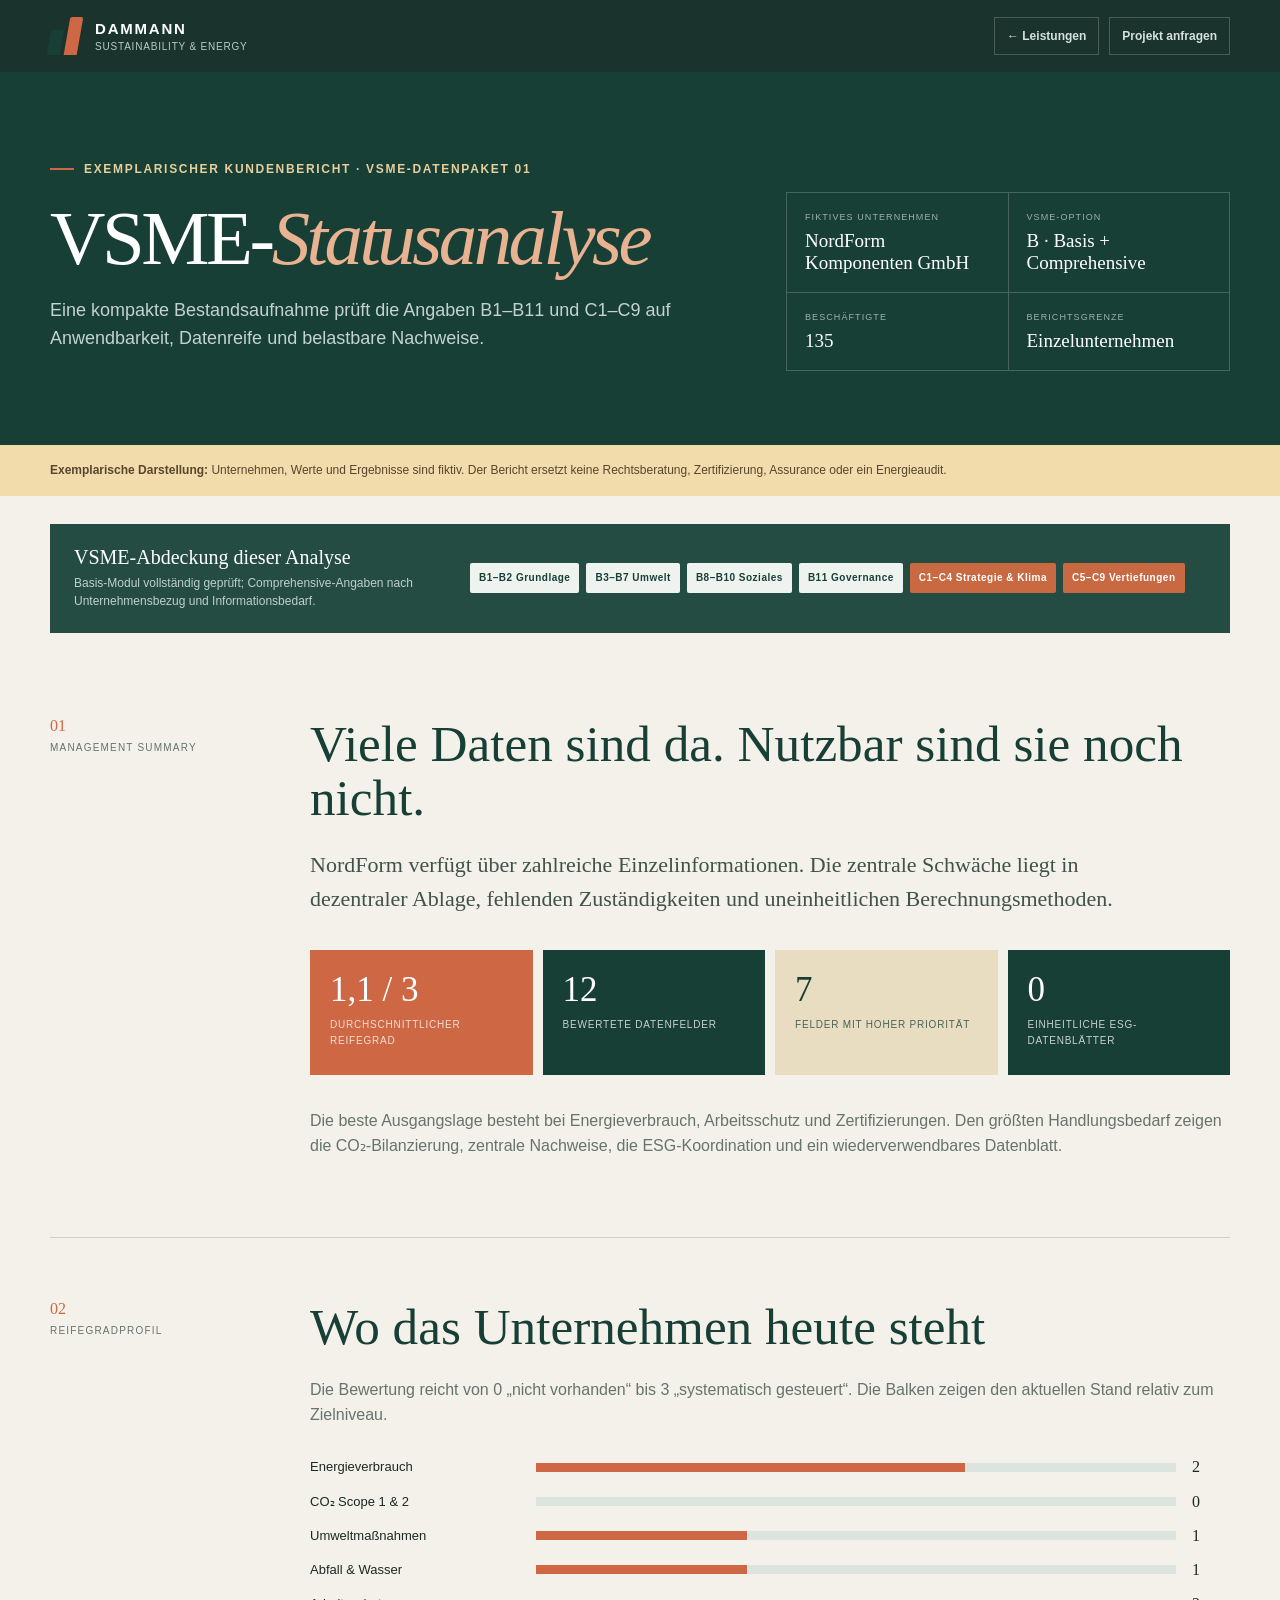
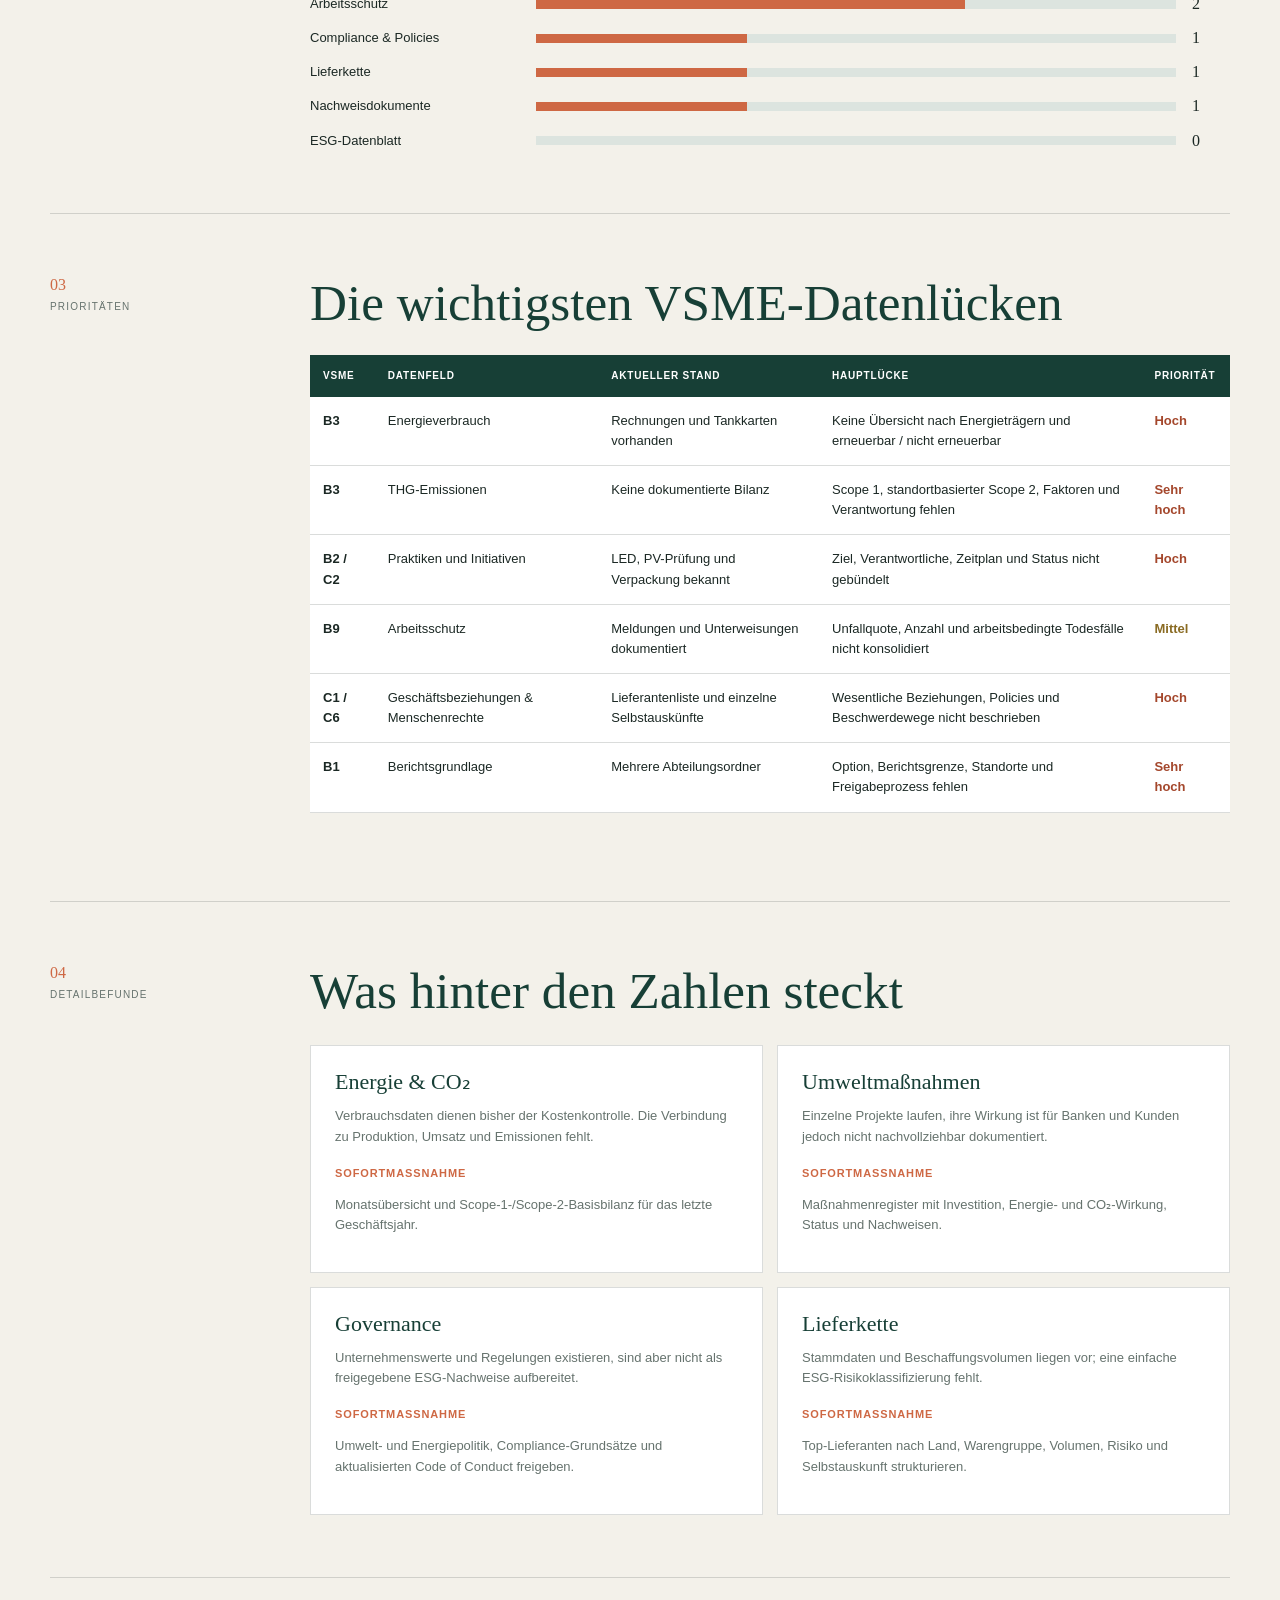
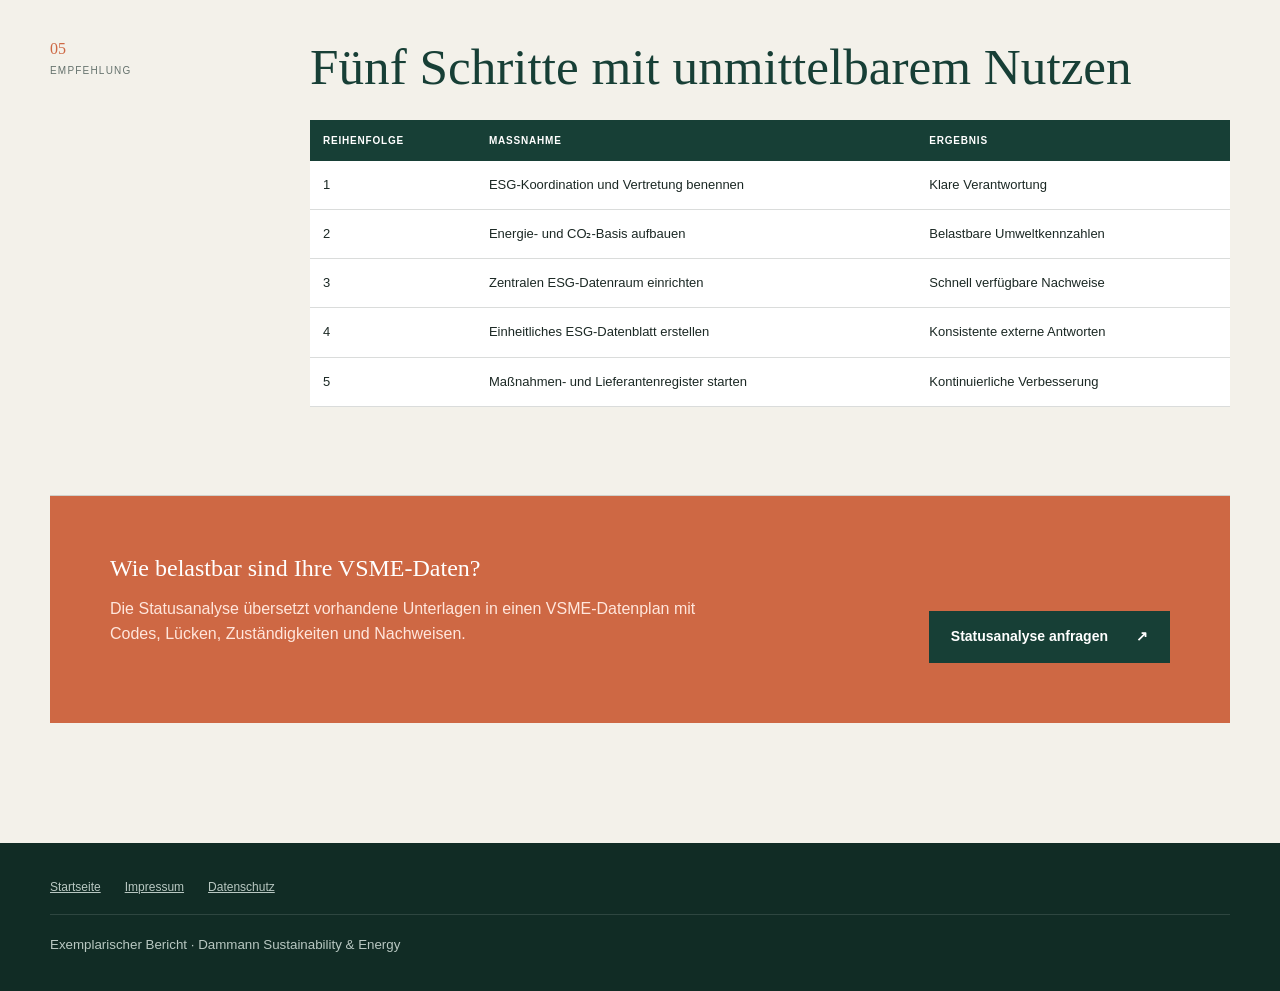
<file: bericht-esg-statusanalyse.html>
<!doctype html>
<html lang="de">
<head>
  <meta charset="utf-8"><meta name="viewport" content="width=device-width, initial-scale=1">
  <meta name="description" content="Exemplarische VSME-Statusanalyse mit Datenlücken, Anwendbarkeit und Readiness für B1–B11 und C1–C9.">
  <title>Exemplarische VSME-Statusanalyse | Dammann Sustainability & Energy</title>
  <link rel="stylesheet" href="styles.css"><link rel="stylesheet" href="reports.css">
</head>
<body class="report-page">
  <a class="skip-link" href="#main">Zum Inhalt</a>
  <header class="report-header">
    <a class="brand" href="index.html" aria-label="Zur Startseite"><span class="brand-mark" aria-hidden="true"><i></i><i></i></span><span><strong>DAMMANN</strong><small>Sustainability &amp; Energy</small></span></a>
    <nav class="report-nav" aria-label="Berichtsnavigation"><a href="index.html#leistungen">← Leistungen</a><a href="#kontakt">Projekt anfragen</a></nav>
  </header>
  <main id="main">
    <section class="report-hero"><div class="section-shell report-hero-grid"><div><p class="kicker"><span></span>Exemplarischer Kundenbericht · VSME-Datenpaket 01</p><h1>VSME-<em>Statusanalyse</em></h1><p>Eine kompakte Bestandsaufnahme prüft die Angaben B1–B11 und C1–C9 auf Anwendbarkeit, Datenreife und belastbare Nachweise.</p></div><div class="report-meta"><div><span>Fiktives Unternehmen</span><strong>NordForm Komponenten GmbH</strong></div><div><span>VSME-Option</span><strong>B · Basis + Comprehensive</strong></div><div><span>Beschäftigte</span><strong>135</strong></div><div><span>Berichtsgrenze</span><strong>Einzelunternehmen</strong></div></div></div></section>
    <div class="report-notice"><strong>Exemplarische Darstellung:</strong> Unternehmen, Werte und Ergebnisse sind fiktiv. Der Bericht ersetzt keine Rechtsberatung, Zertifizierung, Assurance oder ein Energieaudit.</div>
    <aside class="vsme-map"><div><strong>VSME-Abdeckung dieser Analyse</strong><p>Basis-Modul vollständig geprüft; Comprehensive-Angaben nach Unternehmensbezug und Informationsbedarf.</p></div><div class="vsme-tags"><span>B1–B2 Grundlage</span><span>B3–B7 Umwelt</span><span>B8–B10 Soziales</span><span>B11 Governance</span><span class="comprehensive">C1–C4 Strategie &amp; Klima</span><span class="comprehensive">C5–C9 Vertiefungen</span></div></aside>
    <div class="report-shell">
      <section class="report-section"><div class="report-side">01<span>Management Summary</span></div><div class="report-body"><h2>Viele Daten sind da. Nutzbar sind sie noch nicht.</h2><p class="report-lead">NordForm verfügt über zahlreiche Einzelinformationen. Die zentrale Schwäche liegt in dezentraler Ablage, fehlenden Zuständigkeiten und uneinheitlichen Berechnungsmethoden.</p><div class="metric-grid"><div class="metric coral"><b>1,1 / 3</b><span>durchschnittlicher Reifegrad</span></div><div class="metric"><b>12</b><span>bewertete Datenfelder</span></div><div class="metric sand"><b>7</b><span>Felder mit hoher Priorität</span></div><div class="metric"><b>0</b><span>einheitliche ESG-Datenblätter</span></div></div><p>Die beste Ausgangslage besteht bei Energieverbrauch, Arbeitsschutz und Zertifizierungen. Den größten Handlungsbedarf zeigen die CO₂-Bilanzierung, zentrale Nachweise, die ESG-Koordination und ein wiederverwendbares Datenblatt.</p></div></section>
      <section class="report-section"><div class="report-side">02<span>Reifegradprofil</span></div><div class="report-body"><h2>Wo das Unternehmen heute steht</h2><p>Die Bewertung reicht von 0 „nicht vorhanden“ bis 3 „systematisch gesteuert“. Die Balken zeigen den aktuellen Stand relativ zum Zielniveau.</p><div class="maturity-list">
        <div class="maturity-row"><span>Energieverbrauch</span><div class="maturity-track"><i class="maturity-fill" style="width:67%"></i></div><b>2</b></div>
        <div class="maturity-row"><span>CO₂ Scope 1 &amp; 2</span><div class="maturity-track"><i class="maturity-fill" style="width:0%"></i></div><b>0</b></div>
        <div class="maturity-row"><span>Umweltmaßnahmen</span><div class="maturity-track"><i class="maturity-fill" style="width:33%"></i></div><b>1</b></div>
        <div class="maturity-row"><span>Abfall &amp; Wasser</span><div class="maturity-track"><i class="maturity-fill" style="width:33%"></i></div><b>1</b></div>
        <div class="maturity-row"><span>Arbeitsschutz</span><div class="maturity-track"><i class="maturity-fill" style="width:67%"></i></div><b>2</b></div>
        <div class="maturity-row"><span>Compliance &amp; Policies</span><div class="maturity-track"><i class="maturity-fill" style="width:33%"></i></div><b>1</b></div>
        <div class="maturity-row"><span>Lieferkette</span><div class="maturity-track"><i class="maturity-fill" style="width:33%"></i></div><b>1</b></div>
        <div class="maturity-row"><span>Nachweisdokumente</span><div class="maturity-track"><i class="maturity-fill" style="width:33%"></i></div><b>1</b></div>
        <div class="maturity-row"><span>ESG-Datenblatt</span><div class="maturity-track"><i class="maturity-fill" style="width:0%"></i></div><b>0</b></div>
      </div></div></section>
      <section class="report-section"><div class="report-side">03<span>Prioritäten</span></div><div class="report-body"><h2>Die wichtigsten VSME-Datenlücken</h2><table class="report-table"><thead><tr><th>VSME</th><th>Datenfeld</th><th>Aktueller Stand</th><th>Hauptlücke</th><th>Priorität</th></tr></thead><tbody>
        <tr><td><strong>B3</strong></td><td>Energieverbrauch</td><td>Rechnungen und Tankkarten vorhanden</td><td>Keine Übersicht nach Energieträgern und erneuerbar / nicht erneuerbar</td><td class="priority-high">Hoch</td></tr>
        <tr><td><strong>B3</strong></td><td>THG-Emissionen</td><td>Keine dokumentierte Bilanz</td><td>Scope 1, standortbasierter Scope 2, Faktoren und Verantwortung fehlen</td><td class="priority-high">Sehr hoch</td></tr>
        <tr><td><strong>B2 / C2</strong></td><td>Praktiken und Initiativen</td><td>LED, PV-Prüfung und Verpackung bekannt</td><td>Ziel, Verantwortliche, Zeitplan und Status nicht gebündelt</td><td class="priority-high">Hoch</td></tr>
        <tr><td><strong>B9</strong></td><td>Arbeitsschutz</td><td>Meldungen und Unterweisungen dokumentiert</td><td>Unfallquote, Anzahl und arbeitsbedingte Todesfälle nicht konsolidiert</td><td class="priority-mid">Mittel</td></tr>
        <tr><td><strong>C1 / C6</strong></td><td>Geschäftsbeziehungen &amp; Menschenrechte</td><td>Lieferantenliste und einzelne Selbstauskünfte</td><td>Wesentliche Beziehungen, Policies und Beschwerdewege nicht beschrieben</td><td class="priority-high">Hoch</td></tr>
        <tr><td><strong>B1</strong></td><td>Berichtsgrundlage</td><td>Mehrere Abteilungsordner</td><td>Option, Berichtsgrenze, Standorte und Freigabeprozess fehlen</td><td class="priority-high">Sehr hoch</td></tr>
      </tbody></table></div></section>
      <section class="report-section"><div class="report-side">04<span>Detailbefunde</span></div><div class="report-body"><h2>Was hinter den Zahlen steckt</h2><div class="finding-grid">
        <article class="finding"><h3>Energie &amp; CO₂</h3><p>Verbrauchsdaten dienen bisher der Kostenkontrolle. Die Verbindung zu Produktion, Umsatz und Emissionen fehlt.</p><strong>Sofortmaßnahme</strong><p>Monatsübersicht und Scope-1-/Scope-2-Basisbilanz für das letzte Geschäftsjahr.</p></article>
        <article class="finding"><h3>Umweltmaßnahmen</h3><p>Einzelne Projekte laufen, ihre Wirkung ist für Banken und Kunden jedoch nicht nachvollziehbar dokumentiert.</p><strong>Sofortmaßnahme</strong><p>Maßnahmenregister mit Investition, Energie- und CO₂-Wirkung, Status und Nachweisen.</p></article>
        <article class="finding"><h3>Governance</h3><p>Unternehmenswerte und Regelungen existieren, sind aber nicht als freigegebene ESG-Nachweise aufbereitet.</p><strong>Sofortmaßnahme</strong><p>Umwelt- und Energiepolitik, Compliance-Grundsätze und aktualisierten Code of Conduct freigeben.</p></article>
        <article class="finding"><h3>Lieferkette</h3><p>Stammdaten und Beschaffungsvolumen liegen vor; eine einfache ESG-Risikoklassifizierung fehlt.</p><strong>Sofortmaßnahme</strong><p>Top-Lieferanten nach Land, Warengruppe, Volumen, Risiko und Selbstauskunft strukturieren.</p></article>
      </div></div></section>
      <section class="report-section"><div class="report-side">05<span>Empfehlung</span></div><div class="report-body"><h2>Fünf Schritte mit unmittelbarem Nutzen</h2><table class="report-table"><thead><tr><th>Reihenfolge</th><th>Maßnahme</th><th>Ergebnis</th></tr></thead><tbody><tr><td>1</td><td>ESG-Koordination und Vertretung benennen</td><td>Klare Verantwortung</td></tr><tr><td>2</td><td>Energie- und CO₂-Basis aufbauen</td><td>Belastbare Umweltkennzahlen</td></tr><tr><td>3</td><td>Zentralen ESG-Datenraum einrichten</td><td>Schnell verfügbare Nachweise</td></tr><tr><td>4</td><td>Einheitliches ESG-Datenblatt erstellen</td><td>Konsistente externe Antworten</td></tr><tr><td>5</td><td>Maßnahmen- und Lieferantenregister starten</td><td>Kontinuierliche Verbesserung</td></tr></tbody></table></div></section>
      <section id="kontakt" class="report-cta"><div><h2>Wie belastbar sind Ihre VSME-Daten?</h2><p>Die Statusanalyse übersetzt vorhandene Unterlagen in einen VSME-Datenplan mit Codes, Lücken, Zuständigkeiten und Nachweisen.</p></div><a class="button" href="mailto:beratung@dammann-sustainability-energy.de?subject=Anfrage%20VSME-Statusanalyse">Statusanalyse anfragen <span>↗</span></a></section>
    </div>
  </main>
  <footer class="site-footer report-footer"><nav><a href="index.html">Startseite</a><a href="impressum.html">Impressum</a><a href="datenschutz.html">Datenschutz</a></nav><small>Exemplarischer Bericht · Dammann Sustainability &amp; Energy</small></footer>
</body></html>
</file>
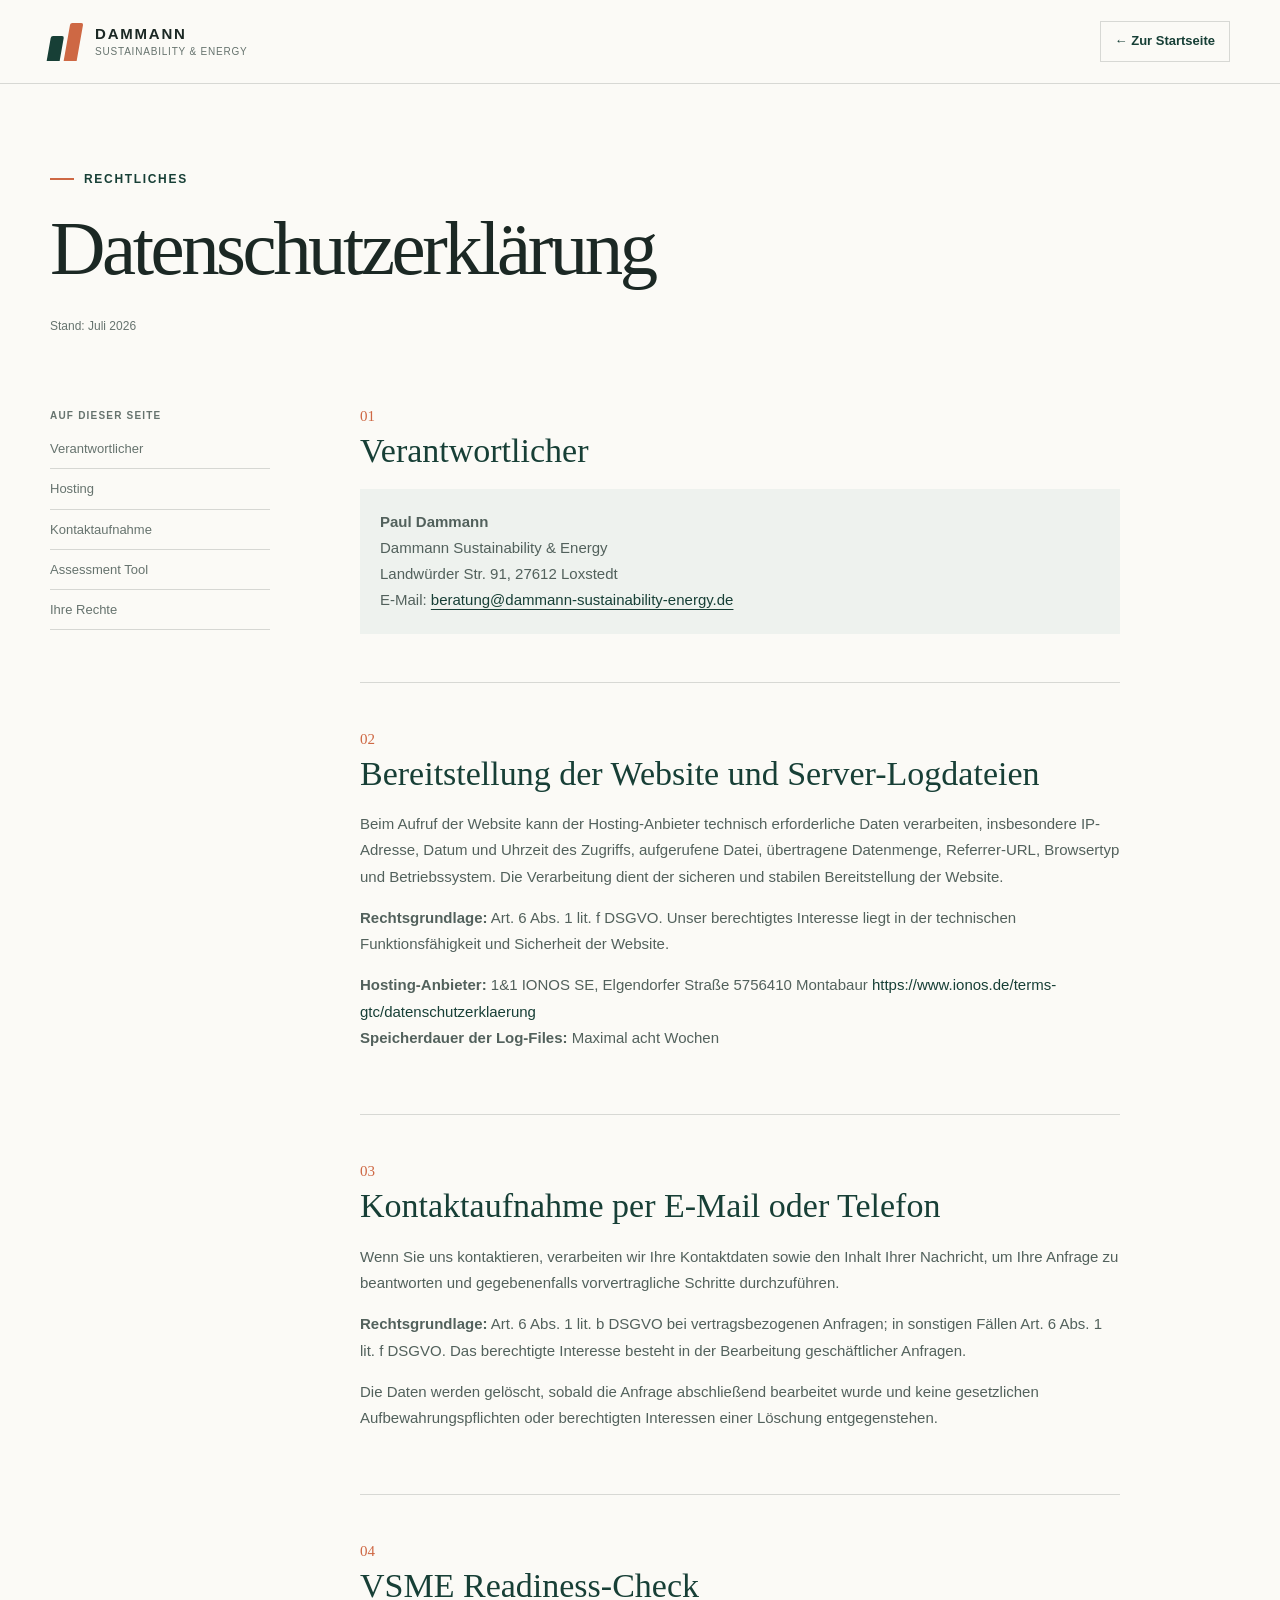
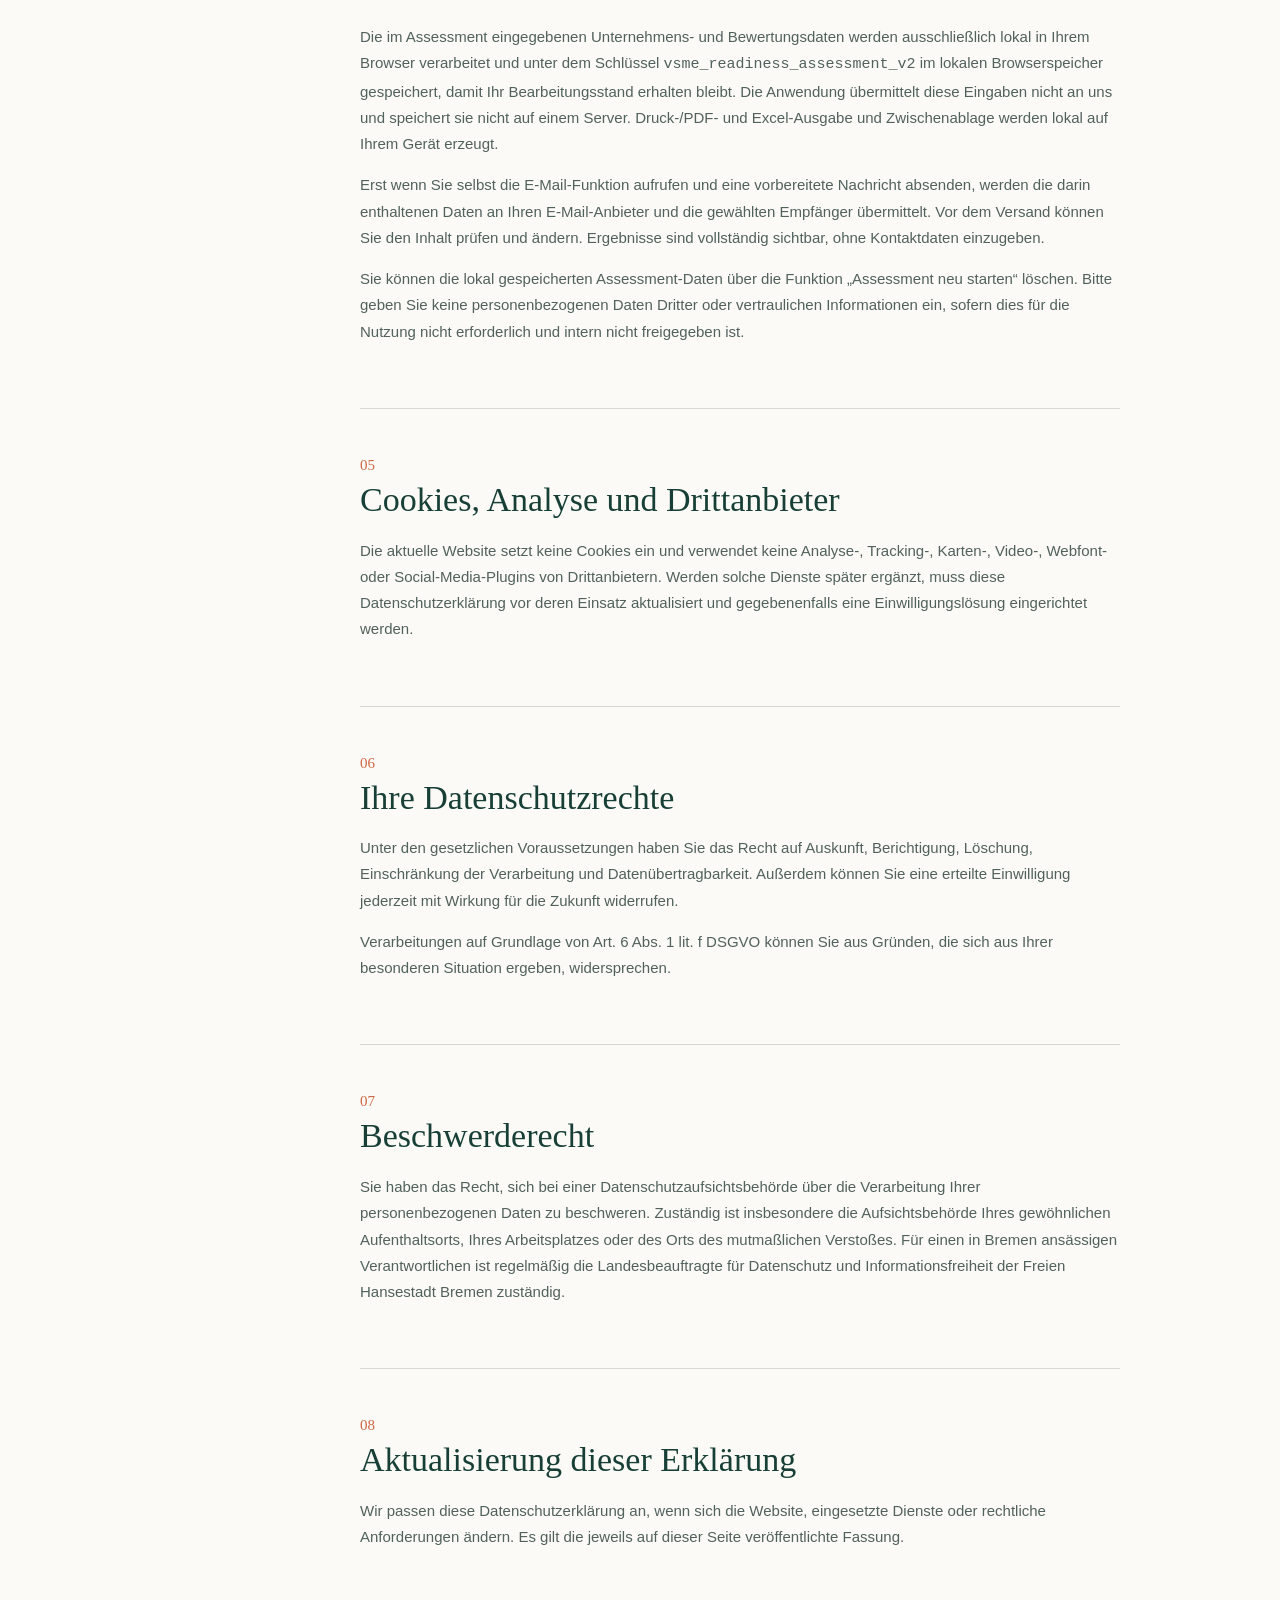
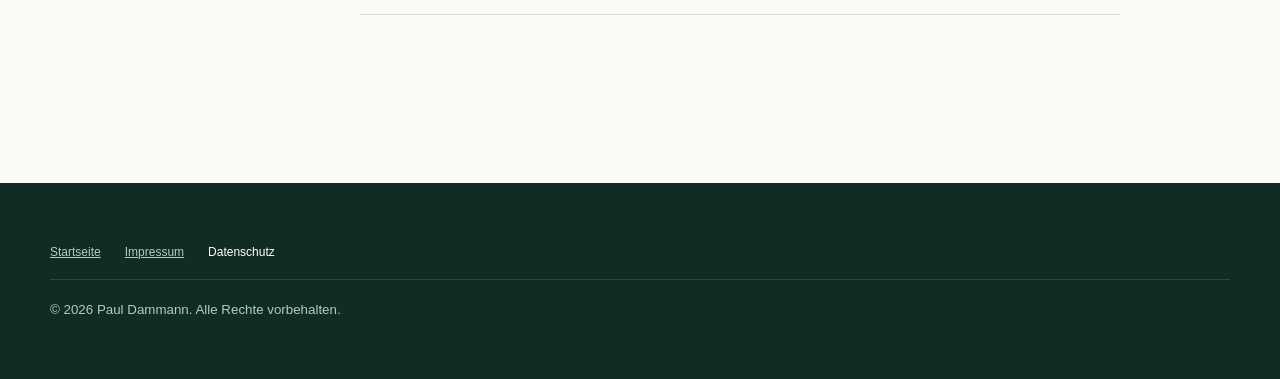
<file: datenschutz.html>
<!doctype html>
<html lang="de">
<head>
  <meta charset="utf-8">
  <meta name="viewport" content="width=device-width, initial-scale=1">
  <meta name="robots" content="noindex">
  <title>Datenschutz | Dammann Sustainability &amp; Energy</title>
  <link rel="stylesheet" href="styles.css">
  <link rel="stylesheet" href="legal.css">
</head>
<body class="legal-page">
  <a class="skip-link" href="#main">Zum Inhalt</a>
  <header class="site-header">
    <a class="brand" href="index.html" aria-label="Zur Startseite"><span class="brand-mark" aria-hidden="true"><i></i><i></i></span><span><strong>DAMMANN</strong><small>Sustainability &amp; Energy</small></span></a>
    <a class="legal-back" href="index.html">← Zur Startseite</a>
  </header>
  <main id="main" class="legal-main section-shell">
    <div class="legal-heading">
      <p class="kicker"><span></span>Rechtliches</p><h1>Datenschutzerklärung</h1>
      <p class="legal-status">Stand: Juli 2026</p>
    </div>
    <div class="legal-layout">
      <aside class="legal-toc" aria-label="Seitenübersicht"><span>Auf dieser Seite</span><a href="#verantwortlich">Verantwortlicher</a><a href="#hosting">Hosting</a><a href="#kontaktaufnahme">Kontaktaufnahme</a><a href="#tool-daten">Assessment Tool</a><a href="#rechte">Ihre Rechte</a></aside>
      <article class="legal-content">
        <section id="verantwortlich"><p class="legal-index">01</p><h2>Verantwortlicher</h2><address><strong>Paul Dammann</strong><br>Dammann Sustainability &amp; Energy<br>Landwürder Str. 91, 27612 Loxstedt<br>E-Mail: <a href="mailto:beratung@dammann-sustainability-energy.de">beratung@dammann-sustainability-energy.de</a><!--<br>Telefon: <a href="tel:+494210000000">+49 (0) 421 000 00 00</a>--></address></section>
        <section id="hosting"><p class="legal-index">02</p><h2>Bereitstellung der Website und Server-Logdateien</h2><p>Beim Aufruf der Website kann der Hosting-Anbieter technisch erforderliche Daten verarbeiten, insbesondere IP-Adresse, Datum und Uhrzeit des Zugriffs, aufgerufene Datei, übertragene Datenmenge, Referrer-URL, Browsertyp und Betriebssystem. Die Verarbeitung dient der sicheren und stabilen Bereitstellung der Website.</p><p><strong>Rechtsgrundlage:</strong> Art. 6 Abs. 1 lit. f DSGVO. Unser berechtigtes Interesse liegt in der technischen Funktionsfähigkeit und Sicherheit der Website.</p><p><strong>Hosting-Anbieter:</strong> 1&1 IONOS SE, Elgendorfer Straße 5756410 Montabaur <a>https://www.ionos.de/terms-gtc/datenschutzerklaerung</a><br><strong>Speicherdauer der Log-Files:</strong> Maximal acht Wochen<!--<br><strong>Auftragsverarbeitung:</strong> [Status des Vertrags nach Art. 28 DSGVO ergänzen]--></p></section>
        <section id="kontaktaufnahme"><p class="legal-index">03</p><h2>Kontaktaufnahme per E-Mail oder Telefon</h2><p>Wenn Sie uns kontaktieren, verarbeiten wir Ihre Kontaktdaten sowie den Inhalt Ihrer Nachricht, um Ihre Anfrage zu beantworten und gegebenenfalls vorvertragliche Schritte durchzuführen.</p><p><strong>Rechtsgrundlage:</strong> Art. 6 Abs. 1 lit. b DSGVO bei vertragsbezogenen Anfragen; in sonstigen Fällen Art. 6 Abs. 1 lit. f DSGVO. Das berechtigte Interesse besteht in der Bearbeitung geschäftlicher Anfragen.</p><p>Die Daten werden gelöscht, sobald die Anfrage abschließend bearbeitet wurde und keine gesetzlichen Aufbewahrungspflichten oder berechtigten Interessen einer Löschung entgegenstehen.</p></section>
        <section id="tool-daten"><p class="legal-index">04</p><h2>VSME Readiness-Check</h2><p>Die im Assessment eingegebenen Unternehmens- und Bewertungsdaten werden ausschließlich lokal in Ihrem Browser verarbeitet und unter dem Schlüssel <code>vsme_readiness_assessment_v2</code> im lokalen Browserspeicher gespeichert, damit Ihr Bearbeitungsstand erhalten bleibt. Die Anwendung übermittelt diese Eingaben nicht an uns und speichert sie nicht auf einem Server. Druck-/PDF- und Excel-Ausgabe und Zwischenablage werden lokal auf Ihrem Gerät erzeugt.</p><p>Erst wenn Sie selbst die E-Mail-Funktion aufrufen und eine vorbereitete Nachricht absenden, werden die darin enthaltenen Daten an Ihren E-Mail-Anbieter und die gewählten Empfänger übermittelt. Vor dem Versand können Sie den Inhalt prüfen und ändern. Ergebnisse sind vollständig sichtbar, ohne Kontaktdaten einzugeben.</p><p>Sie können die lokal gespeicherten Assessment-Daten über die Funktion „Assessment neu starten“ löschen. Bitte geben Sie keine personenbezogenen Daten Dritter oder vertraulichen Informationen ein, sofern dies für die Nutzung nicht erforderlich und intern nicht freigegeben ist.</p></section>
        <section><p class="legal-index">05</p><h2>Cookies, Analyse und Drittanbieter</h2><p>Die aktuelle Website setzt keine Cookies ein und verwendet keine Analyse-, Tracking-, Karten-, Video-, Webfont- oder Social-Media-Plugins von Drittanbietern. Werden solche Dienste später ergänzt, muss diese Datenschutzerklärung vor deren Einsatz aktualisiert und gegebenenfalls eine Einwilligungslösung eingerichtet werden.</p></section>
        <section id="rechte"><p class="legal-index">06</p><h2>Ihre Datenschutzrechte</h2><p>Unter den gesetzlichen Voraussetzungen haben Sie das Recht auf Auskunft, Berichtigung, Löschung, Einschränkung der Verarbeitung und Datenübertragbarkeit. Außerdem können Sie eine erteilte Einwilligung jederzeit mit Wirkung für die Zukunft widerrufen.</p><p>Verarbeitungen auf Grundlage von Art. 6 Abs. 1 lit. f DSGVO können Sie aus Gründen, die sich aus Ihrer besonderen Situation ergeben, widersprechen.</p></section>
        <section><p class="legal-index">07</p><h2>Beschwerderecht</h2><p>Sie haben das Recht, sich bei einer Datenschutzaufsichtsbehörde über die Verarbeitung Ihrer personenbezogenen Daten zu beschweren. Zuständig ist insbesondere die Aufsichtsbehörde Ihres gewöhnlichen Aufenthaltsorts, Ihres Arbeitsplatzes oder des Orts des mutmaßlichen Verstoßes. Für einen in Bremen ansässigen Verantwortlichen ist regelmäßig die Landesbeauftragte für Datenschutz und Informationsfreiheit der Freien Hansestadt Bremen zuständig.</p></section>
        <section><p class="legal-index">08</p><h2>Aktualisierung dieser Erklärung</h2><p>Wir passen diese Datenschutzerklärung an, wenn sich die Website, eingesetzte Dienste oder rechtliche Anforderungen ändern. Es gilt die jeweils auf dieser Seite veröffentlichte Fassung.</p></section>
      </article>
    </div>
  </main>
  <footer class="site-footer legal-footer"><nav><a href="index.html">Startseite</a><a href="impressum.html">Impressum</a><a href="datenschutz.html" aria-current="page">Datenschutz</a></nav><small>© <span id="year"></span> Paul Dammann. Alle Rechte vorbehalten.</small></footer>
  <script src="main.js"></script>
</body>
</html>
</file>
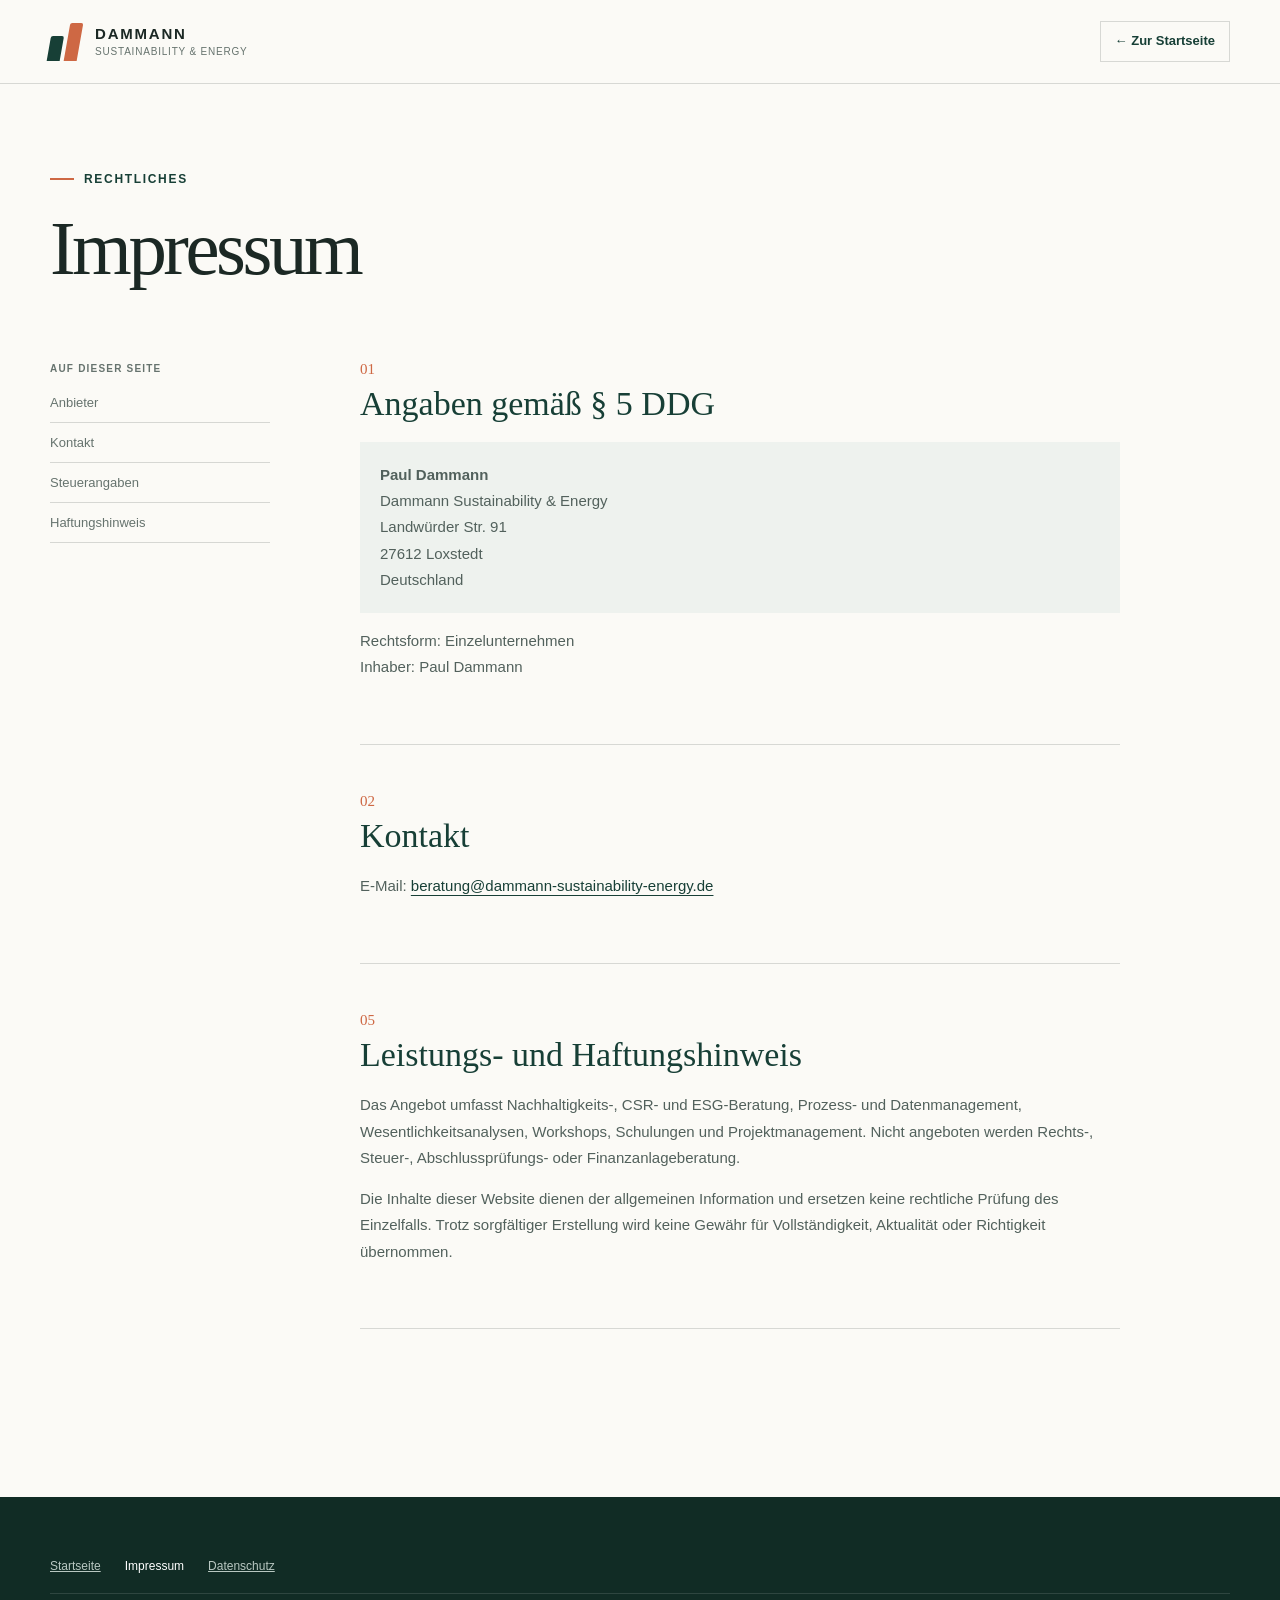
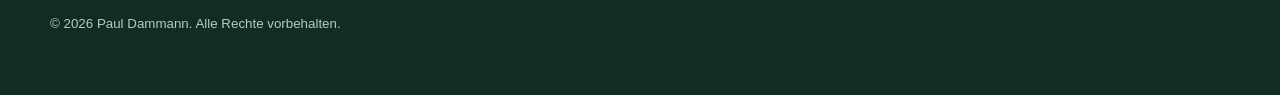
<file: impressum.html>
<!doctype html>
<html lang="de">
<head>
  <meta charset="utf-8">
  <meta name="viewport" content="width=device-width, initial-scale=1">
  <meta name="robots" content="noindex">
  <title>Impressum | Dammann Sustainability &amp; Energy</title>
  <link rel="stylesheet" href="styles.css">
  <link rel="stylesheet" href="legal.css">
</head>
<body class="legal-page">
  <a class="skip-link" href="#main">Zum Inhalt</a>
  <header class="site-header">
    <a class="brand" href="index.html" aria-label="Zur Startseite">
      <span class="brand-mark" aria-hidden="true"><i></i><i></i></span>
      <span><strong>DAMMANN</strong><small>Sustainability &amp; Energy</small></span>
    </a>
    <a class="legal-back" href="index.html">← Zur Startseite</a>
  </header>
  <main id="main" class="legal-main section-shell">
    <div class="legal-heading">
      <p class="kicker"><span></span>Rechtliches</p>
      <h1>Impressum</h1>
    </div>
    <div class="legal-layout">
      <aside class="legal-toc" aria-label="Seitenübersicht">
        <span>Auf dieser Seite</span><a href="#anbieter">Anbieter</a><a href="#kontakt">Kontakt</a><a href="#steuer">Steuerangaben</a><a href="#haftung">Haftungshinweis</a>
      </aside>
      <article class="legal-content">
        <section id="anbieter"><p class="legal-index">01</p><h2>Angaben gemäß § 5 DDG</h2><address><strong>Paul Dammann</strong><br>Dammann Sustainability &amp; Energy<br>Landwürder Str. 91<br>27612 Loxstedt<br>Deutschland</address><p>Rechtsform: Einzelunternehmen<br>Inhaber: Paul Dammann</p></section>
        <section id="kontakt"><p class="legal-index">02</p><h2>Kontakt</h2><p><!--Telefon: <a href="tel:+494210000000">+49 (0) 421 000 00 00</a><br>-->E-Mail: <a href="mailto:beratung@dammann-sustainability-energy.de">beratung@dammann-sustainability-energy.de</a></p></section>
        <!--<section id="steuer"><p class="legal-index">03</p><h2>Steuerangaben</h2><p>Umsatzsteuer-Identifikationsnummer gemäß § 27a UStG:<br>[DE123456789 – nur angeben, wenn tatsächlich erteilt]</p><p>Wirtschafts-Identifikationsnummer gemäß § 139c AO:<br>[sofern vorhanden]</p></section>
        <section><p class="legal-index">04</p><h2>Berufshaftpflichtversicherung</h2><p>[Name und Anschrift des Versicherers]<br>Räumlicher Geltungsbereich: [z. B. Deutschland / EU]</p></section>-->
        <section id="haftung"><p class="legal-index">05</p><h2>Leistungs- und Haftungshinweis</h2><p>Das Angebot umfasst Nachhaltigkeits-, CSR- und ESG-Beratung, Prozess- und Datenmanagement, Wesentlichkeitsanalysen, Workshops, Schulungen und Projektmanagement. Nicht angeboten werden Rechts-, Steuer-, Abschlussprüfungs- oder Finanzanlageberatung.</p><p>Die Inhalte dieser Website dienen der allgemeinen Information und ersetzen keine rechtliche Prüfung des Einzelfalls. Trotz sorgfältiger Erstellung wird keine Gewähr für Vollständigkeit, Aktualität oder Richtigkeit übernommen.</p></section>
        <!--<section><p class="legal-index">06</p><h2>Verbraucherstreitbeilegung</h2><p>Wir sind nicht bereit und nicht verpflichtet, an Streitbeilegungsverfahren vor einer Verbraucherschlichtungsstelle teilzunehmen. [Vor Verwendung anhand der tatsächlichen Unternehmenssituation prüfen.]</p></section>-->
      </article>
    </div>
  </main>
  <footer class="site-footer legal-footer"><nav><a href="index.html">Startseite</a><a href="impressum.html" aria-current="page">Impressum</a><a href="datenschutz.html">Datenschutz</a></nav><small>© <span id="year"></span> Paul Dammann. Alle Rechte vorbehalten.</small></footer>
  <script src="main.js"></script>
</body>
</html>
</file>
<file: styles.css>
:root {
  --forest: #173f36;
  --forest-2: #234f44;
  --ink: #1b2824;
  --sage: #dce6df;
  --sage-2: #eef2ee;
  --sand: #f4f0e6;
  --paper: #fbfaf6;
  --coral: #ce6844;
  --gold: #d7b86e;
  --line: rgba(27, 40, 36, .16);
  --muted: #66736e;
  --shadow: 0 24px 70px rgba(21, 52, 44, .12);
}

* { box-sizing: border-box; }
html { scroll-behavior: smooth; }
body { margin: 0; color: var(--ink); background: var(--paper); font-family: "Segoe UI", Arial, sans-serif; line-height: 1.55; }
a { color: inherit; }
button, input, select, textarea { font: inherit; }
.skip-link { position: fixed; left: 12px; top: -100px; z-index: 100; background: white; padding: 10px 14px; }
.skip-link:focus { top: 12px; }
.section-shell { width: min(1180px, calc(100% - 48px)); margin-inline: auto; }
.section { padding-block: 112px; }
.site-header { height: 84px; display: flex; align-items: center; justify-content: space-between; gap: 24px; padding: 0 max(24px, calc((100vw - 1180px)/2)); background: rgba(251,250,246,.92); border-bottom: 1px solid var(--line); backdrop-filter: blur(15px); position: sticky; top: 0; z-index: 20; }
.brand { display: inline-flex; align-items: center; gap: 12px; text-decoration: none; line-height: 1; }
.brand-mark { width: 33px; height: 38px; display: flex; align-items: end; gap: 4px; transform: skew(-10deg); }
.brand-mark i { display: block; width: 13px; background: var(--forest); border-radius: 2px 2px 0 0; }
.brand-mark i:first-child { height: 25px; }.brand-mark i:last-child { height: 38px; background: var(--coral); }
.brand strong { display: block; font-size: 15px; letter-spacing: .12em; }.brand small { display: block; margin-top: 6px; color: var(--muted); font-size: 10px; letter-spacing: .08em; text-transform: uppercase; }
.site-nav { display: flex; align-items: center; gap: 28px; font-size: 14px; font-weight: 650; }
.site-nav a { text-decoration: none; }.site-nav a:hover { color: var(--coral); }
.site-nav .nav-cta { border: 1px solid var(--forest); padding: 10px 16px; }.site-nav .nav-cta:hover { color: white; background: var(--forest); }
.nav-toggle { display: none; border: 1px solid var(--line); background: transparent; padding: 8px 11px; }

.hero { min-height: 690px; display: grid; grid-template-columns: 1.04fr .96fr; align-items: center; gap: 60px; padding-block: 72px 82px; }
.kicker { display: flex; align-items: center; gap: 10px; margin: 0 0 20px; color: var(--forest); font-size: 12px; font-weight: 800; letter-spacing: .14em; text-transform: uppercase; }
.kicker span { width: 24px; height: 2px; background: var(--coral); }.kicker.light { color: #f4f0e6; }
h1, h2, h3 { font-family: Georgia, "Times New Roman", serif; font-weight: 500; line-height: 1.05; }
h1 { max-width: 720px; margin: 0; font-size: clamp(52px, 6vw, 82px); letter-spacing: -.045em; }
h1 em { color: var(--coral); font-weight: inherit; }
.hero-lead { max-width: 650px; margin: 30px 0; color: #4e5d57; font-size: 20px; line-height: 1.65; }
.hero-actions { display: flex; align-items: center; gap: 28px; flex-wrap: wrap; }
.button { display: inline-flex; justify-content: center; align-items: center; gap: 28px; min-height: 52px; padding: 0 22px; text-decoration: none; font-weight: 750; font-size: 14px; transition: .2s ease; }
.button:hover { transform: translateY(-2px); box-shadow: 0 12px 25px rgba(23,63,54,.17); }.button-primary { color: white; background: var(--forest); }.button-coral { color: white; background: var(--coral); }
.text-link { font-weight: 750; text-underline-offset: 5px; }.text-link span { color: var(--coral); margin-left: 8px; }
.trust-list { list-style: none; display: flex; gap: 30px; margin: 52px 0 0; padding: 22px 0 0; border-top: 1px solid var(--line); font-size: 13px; font-weight: 700; }.trust-list span { display: block; margin-bottom: 2px; color: var(--coral); font-size: 10px; }
.hero-visual { position: relative; min-height: 560px; background: var(--sage-2); overflow: hidden; box-shadow: var(--shadow); }.hero-visual::after { content: ""; position: absolute; inset: 0; border: 1px solid rgba(23,63,54,.1); pointer-events: none; }.hero-visual svg { width: 100%; height: 100%; display: block; padding-top: 25px; }
.visual-caption { position: absolute; left: 24px; top: 20px; font-size: 10px; letter-spacing: .13em; text-transform: uppercase; font-weight: 800; }.visual-note { position: absolute; right: 0; bottom: 0; width: 270px; padding: 24px; color: white; background: var(--forest); font-size: 13px; }.visual-note strong { color: #f3cf8c; font-family: Georgia, serif; font-size: 20px; font-weight: 500; }
.signal-band { padding: 22px max(24px, calc((100vw - 1180px)/2)); color: white; background: var(--forest); display: flex; align-items: center; justify-content: space-between; gap: 30px; }.signal-band p { margin: 0; font-family: Georgia, serif; font-size: 17px; }.signal-band div { display: flex; gap: 10px; flex-wrap: wrap; justify-content: end; }.signal-band span { padding: 6px 10px; border: 1px solid rgba(255,255,255,.22); font-size: 11px; letter-spacing: .04em; }

.section-intro { max-width: 760px; margin-bottom: 56px; }.section-intro h2, .tool-copy h2, .profile-copy h2, .fit-box h2, .contact-section h2 { margin: 0 0 24px; font-size: clamp(40px, 5vw, 62px); letter-spacing: -.035em; }.section-intro > p:last-child { max-width: 680px; color: var(--muted); font-size: 18px; }.section-intro.split { max-width: none; display: grid; grid-template-columns: 1.2fr .8fr; gap: 80px; align-items: end; }.section-intro.split > p { margin: 0 0 8px; }
.service-grid { display: grid; grid-template-columns: repeat(2, 1fr); border-top: 1px solid var(--line); border-left: 1px solid var(--line); }.service-card { min-height: 475px; padding: 38px; border-right: 1px solid var(--line); border-bottom: 1px solid var(--line); position: relative; display: flex; flex-direction: column; background: #fff; }.service-card.featured { background: var(--sand); }.service-card.dark { color: white; background: var(--forest); }.service-no { position: absolute; right: 30px; top: 28px; color: var(--coral); font: 32px Georgia, serif; }.service-tag { color: var(--coral); font-size: 11px; font-weight: 800; letter-spacing: .13em; text-transform: uppercase; }.service-card h3 { max-width: 480px; margin: 24px 0 18px; font-size: 36px; }.service-card > p:not(.service-tag) { max-width: 560px; color: var(--muted); }.service-card.dark > p:not(.service-tag) { color: #c4d3ce; }.service-card ul { margin: 18px 0 25px; padding: 0; list-style: none; }.service-card li { padding: 9px 0; border-bottom: 1px solid var(--line); font-size: 14px; }.service-card.dark li { border-color: rgba(255,255,255,.14); }.service-card li::before { content: "→"; margin-right: 10px; color: var(--coral); }.price { margin-top: auto; display: flex; align-items: end; justify-content: space-between; gap: 24px; }.price span { color: var(--muted); font-size: 11px; text-transform: uppercase; letter-spacing: .08em; }.service-card.dark .price span { color: #9cb2ab; }.price strong { font: 23px Georgia, serif; white-space: nowrap; }.price-note { margin: 16px 0 0; color: var(--muted); font-size: 12px; }

.tool-stage { color: white; background: #203b35; overflow: hidden; }.tool-grid { display: grid; grid-template-columns: .9fr 1.1fr; gap: 80px; align-items: center; }.tool-copy h2 { max-width: 600px; }.tool-copy > p:not(.kicker,.fine-print) { max-width: 600px; color: #c0cfca; font-size: 18px; }.tool-features { display: grid; gap: 9px; margin: 26px 0 34px; color: #dbe5e1; font-size: 13px; }.tool-features span::first-letter { color: var(--gold); }.fine-print { max-width: 520px; margin-top: 18px; color: #92aaa2; font-size: 11px; }
.matrix-preview { background: #faf9f4; color: var(--ink); box-shadow: 0 30px 80px rgba(0,0,0,.3); transform: rotate(1.5deg); }.preview-top { height: 52px; padding: 0 20px; display: flex; align-items: center; border-bottom: 1px solid #d8ddd9; font-size: 11px; font-weight: 800; letter-spacing: .08em; }.preview-top span { margin-right: auto; }.preview-top i { width: 8px; height: 8px; margin-left: 6px; background: #c8d4cf; border-radius: 50%; }.preview-top i:first-of-type { background: var(--coral); }.preview-body { height: 390px; margin: 24px 30px; position: relative; background: repeating-linear-gradient(0deg, transparent 0 76px, rgba(23,63,54,.12) 77px), repeating-linear-gradient(90deg, transparent 0 108px, rgba(23,63,54,.12) 109px), linear-gradient(135deg,#fff 10%,#e8efe9 100%); border-left: 1px solid var(--forest); border-bottom: 1px solid var(--forest); }.preview-axis { position: absolute; color: var(--muted); font-size: 10px; text-transform: uppercase; letter-spacing: .1em; }.preview-axis.x { bottom: -22px; right: 0; }.preview-axis.y { left: -28px; top: 0; transform: rotate(-90deg) translateX(-100%); transform-origin: left top; }.threshold-v,.threshold-h { position: absolute; border-color: rgba(206,104,68,.55); border-style: dashed; }.threshold-v { top: 0; bottom: 0; left: 58%; border-width: 0 0 0 1px; }.threshold-h { left: 0; right: 0; top: 42%; border-width: 1px 0 0; }.plot { position: absolute; width: 42px; height: 42px; display: grid; place-items: center; border-radius: 50%; color: white; background: var(--forest); font: 12px Georgia,serif; box-shadow: 0 8px 20px rgba(23,63,54,.2); }.p1{right:14%;top:13%}.p2{left:48%;top:29%;background:var(--coral)}.p3{right:26%;bottom:22%}.p4{left:18%;bottom:18%;background:#8aa398}.p5{left:31%;top:15%;background:#d6ae60;color:#243b35}.preview-stats { display: grid; grid-template-columns: repeat(3,1fr); padding: 22px 30px; gap: 10px; background: #eef2ee; }.preview-stats span { color: var(--muted); font-size: 10px; text-transform: uppercase; letter-spacing: .08em; }.preview-stats b { display: block; color: var(--forest); font: 28px Georgia,serif; }
.readiness-preview { background:#faf9f4; color:var(--ink); box-shadow:0 30px 80px rgba(0,0,0,.3); transform:rotate(1deg); }.readiness-preview-body { min-height:390px; padding:30px; display:grid; grid-template-columns:150px 1fr; gap:24px; align-items:center; }.preview-score { width:145px; height:145px; display:grid; place-items:center; align-content:center; border:15px solid #2b6353; border-right-color:#dce5e0; border-radius:50%; text-align:center; }.preview-score strong { font:32px Georgia,serif; }.preview-score span { color:var(--muted); font-size:9px; text-transform:uppercase; }.preview-bars { display:grid; gap:18px; }.preview-bars>div { display:grid; grid-template-columns:1fr 45px; gap:5px 12px; color:var(--muted); font-size:10px; }.preview-bars i { grid-column:1; height:9px; background:#dce5e0; }.preview-bars i b { display:block; height:100%; background:var(--coral); }.preview-bars strong { grid-column:2; grid-row:1/3; align-self:center; color:var(--forest); }.preview-board { grid-column:1/-1; display:grid; grid-template-columns:repeat(3,1fr); gap:8px; }.preview-board>div { min-height:100px; padding:12px; background:white; border-top:4px solid #687b74; }.preview-board .ready { border-color:#245f4f; }.preview-board .partial { border-color:#b8792e; }.preview-board .missing { border-color:#b4513b; }.preview-board strong { display:block; margin-bottom:9px; font:13px Georgia,serif; }.preview-board span { display:inline-block; margin:2px; padding:4px 5px; color:var(--forest); background:#eef3ef; font-size:9px; font-weight:800; }

.process-list { margin: 0; padding: 0; list-style: none; border-top: 1px solid var(--line); }.process-list li { display: grid; grid-template-columns: 100px 1fr; gap: 30px; padding: 30px 0; border-bottom: 1px solid var(--line); }.process-list > li > span { color: var(--coral); font: 25px Georgia,serif; }.process-list h3 { margin: 0 0 7px; font-size: 26px; }.process-list p { margin: 0; color: var(--muted); }
.profile-section { background: var(--sage-2); }.profile-grid { display: grid; grid-template-columns: minmax(260px,.72fr) minmax(0,1.28fr); gap: 90px; align-items: stretch; }.profile-card { min-height: 540px; padding: 44px; display: flex; flex-direction: column; justify-content: space-between; color: white; background: linear-gradient(145deg,#2f5d51,#173f36); box-shadow: var(--shadow); }.monogram { width: 150px; height: 150px; display: grid; place-items: center; border: 1px solid rgba(255,255,255,.35); border-radius: 50%; font: 58px Georgia,serif; color: #e8ce95; }.profile-person h3 { margin: 0 0 14px; color: white; font: 30px/1.02 Georgia,serif; }.profile-person h3 span { display: block; }.profile-person p { margin: 0; color: #b8cbc4; font: 13px/1.65 "Segoe UI",Arial,sans-serif; }.profile-copy { align-self: center; }.profile-heading { margin-bottom: 30px; }.profile-heading h2 { margin-bottom: 0; }.profile-lead { max-width: 720px; color: var(--forest); font: 23px/1.5 Georgia,serif; }.profile-copy > p:not(.profile-lead) { max-width: 760px; color: var(--muted); }.credentials { display: flex; gap: 8px; flex-wrap: wrap; margin: 28px 0 0; padding: 0; list-style: none; }.credentials li { padding: 8px 11px; border: 1px solid var(--line); background: white; font-size: 11px; font-weight: 700; }
.fit-box { padding: 66px; display: grid; grid-template-columns: 1.2fr .8fr; gap: 80px; color: white; background: var(--coral); }.fit-box h2 { margin-bottom: 0; }.fit-box ul { list-style: none; padding: 0; margin: 0; align-self: end; }.fit-box li { padding: 13px 0; border-bottom: 1px solid rgba(255,255,255,.28); }.fit-box li::before { content: "↗"; margin-right: 12px; }
.contact-section { padding-block: 100px; display: grid; grid-template-columns: 1.15fr .85fr; gap: 80px; align-items: start; }.contact-section > div:first-child > p:last-child { max-width: 650px; color: var(--muted); font-size: 18px; }.contact-card { padding: 34px; background: var(--sand); border: 1px solid var(--line); }.contact-card p { margin: 0 0 6px; color: var(--muted); font-size: 11px; text-transform: uppercase; letter-spacing: .1em; }.contact-card a { display: flex; justify-content: space-between; text-decoration: none; font: 21px Georgia,serif; }.contact-card a span { color: var(--coral); }.contact-card hr { margin: 28px 0; border: 0; border-top: 1px solid var(--line); }.contact-card small { display: block; margin-top: 28px; color: var(--muted); }
.site-footer { padding: 60px max(24px, calc((100vw - 1180px)/2)); color: #b9c8c2; background: #112c25; display: grid; gap: 18px; }.footer-brand strong { display: block; color: white; letter-spacing: .1em; }.footer-brand span { font-size: 11px; text-transform: uppercase; letter-spacing: .08em; }.site-footer p { max-width: 760px; margin: 0; font-size: 13px; }.site-footer nav { display: flex; gap: 24px; }.site-footer nav a { font-size: 12px; }.legal-note { max-width: 850px; font-size: 11px; }.site-footer > small { padding-top: 20px; border-top: 1px solid rgba(255,255,255,.12); }

.monogram { align-self: center; }
.profile-card.with-photo { width: 100%; max-width: 380px; padding: 0; overflow: hidden; }
.profile-photo-wrap { height: 370px; margin: 0; overflow: hidden; background: #d8d0c8; }
.profile-photo { display: block; width: 100%; height: 100%; object-fit: cover; object-position: 50% 22%; filter: saturate(.82) contrast(1.03); }
.profile-card.with-photo .profile-person { padding: 30px 34px 36px; }

@media (max-width: 720px) {
  .profile-card.with-photo { min-height: 0; }
  .profile-photo-wrap { height: min(480px, 120vw); }
}

/* Assessment application */
.tool-page { background: #edf1ed; }.tool-page .topbar { min-height: 78px; padding: 15px 24px; display: flex; align-items: center; justify-content: space-between; gap: 20px; color: white; background: var(--forest); position: sticky; top: 0; z-index: 10; }.tool-page .topbar-brand { color: inherit; text-decoration: none; }.tool-page .topbar-brand .eyebrow { color: #e8ce95; margin-bottom: 4px; }.tool-page .topbar h1 { font: 26px Georgia,serif; letter-spacing: -.01em; }.tool-page .topbar-controls { display: flex; align-items: center; }.tool-page .language-control { display: flex; align-items: center; gap: 8px; color: #c3d2cd; font-size: 12px; font-weight: 700; }.tool-home-link { color: white; text-decoration: none; font-size: 12px; font-weight: 700; border: 1px solid rgba(255,255,255,.25); padding: 8px 12px; margin-left: 14px; }.tool-page button { border: 0; min-height: 40px; padding: 0 14px; color: white; background: var(--forest); cursor: pointer; font-weight: 700; }.tool-page button:hover { filter: brightness(1.08); }.tool-page button.ghost,.tool-page .tab { color: var(--ink); background: white; border: 1px solid var(--line); }.tool-page .app-shell { display: grid; grid-template-columns: minmax(270px,330px) minmax(0,1fr); min-height: calc(100vh - 78px); }.tool-page .sidebar { padding: 20px; border-right: 1px solid var(--line); }.tool-page .panel,.tool-page .matrix-panel,.tool-page .summary-panel,.tool-page .method-block,.tool-page .topic-card { background: rgba(255,255,255,.95); border: 1px solid var(--line); box-shadow: 0 8px 24px rgba(23,63,54,.06); }.tool-page .panel { padding: 18px; margin-bottom: 14px; }.tool-page .note { background: #fff8e9; border-color: #dfcfa7; }.tool-page h2 { margin: 0 0 14px; font: 20px Georgia,serif; }.tool-page h3 { font-family: Georgia,serif; }.tool-page label { display: grid; gap: 6px; color: var(--muted); font-size: 12px; font-weight: 700; margin-bottom: 12px; }.tool-page input,.tool-page select,.tool-page textarea { width: 100%; min-height: 38px; padding: 8px 10px; color: var(--ink); background: white; border: 1px solid var(--line); border-radius: 0; }.tool-page input[type="range"] { accent-color: var(--coral); padding: 0; }.tool-page .checkline { display: flex; align-items: center; gap: 8px; color: var(--ink); }.tool-page .checkline input { width: 18px; min-height: 18px; }.tool-page .workspace { min-width: 0; padding: 20px; }.tool-page .workspace-toolbar { display: flex; align-items: center; gap: 14px; margin-bottom: 16px; }.tool-page .top-actions { display: flex; align-items: center; gap: 12px; flex-wrap: wrap; padding: 6px; border: 1px solid var(--line); background: rgba(255,255,255,.5); }.tool-page .action-group { display:flex; align-items:center; gap:8px; flex-wrap:wrap; }.tool-page .action-label { color: var(--muted); font-size:10px; font-weight:800; text-transform:uppercase; }.tool-page .button-row,.tool-page .tabs,.tool-page .legend { display:flex; gap:8px; flex-wrap:wrap; }.tool-page .tabs { margin-left:auto; }.tool-page .tab.active { color:white; background:var(--coral); border-color:var(--coral); }.tool-page .view { display:none; }.tool-page .view.active { display:block; }.tool-page .matrix-layout { display:grid; grid-template-columns:minmax(0,1fr) minmax(260px,320px); gap:16px; }.tool-page .matrix-panel,.tool-page .summary-panel,.tool-page .method-block { padding:18px; }.tool-page .section-heading { display:flex; justify-content:space-between; align-items:flex-start; gap:14px; margin-bottom:14px; }.tool-page .eyebrow { margin:0 0 4px; color:var(--coral); font-size:10px; font-weight:800; letter-spacing:.12em; text-transform:uppercase; }.tool-page .legend { color:var(--muted); font-size:11px; font-weight:700; }.tool-page .dot { display:inline-block; width:9px; height:9px; margin-right:4px; border-radius:50%; }.tool-page .dot.material{background:var(--forest)}.tool-page .dot.monitor{background:var(--gold)}.tool-page .dot.optional{background:#7e9b91}.tool-page canvas { display:block; width:100%; max-width:100%; aspect-ratio:1120/760; background:#fff; border:1px solid var(--line); }.tool-page .stats { display:grid; grid-template-columns:repeat(3,1fr); gap:7px; margin:0 0 18px; }.tool-page .stats div { padding:11px; background:var(--sage-2); }.tool-page .stats dt { color:var(--muted); font-size:10px; font-weight:800; }.tool-page .stats dd { margin:3px 0 0; font:24px Georgia,serif; }.tool-page .material-list { padding-left:20px; color:var(--muted); }.tool-page .topic-grid { display:grid; grid-template-columns:repeat(2,minmax(0,1fr)); gap:14px; }.tool-page .topic-card { padding:16px; }.tool-page .topic-head { display:grid; grid-template-columns:1fr 38px; gap:10px; margin-bottom:12px; }.tool-page .topic-head>div { display:grid; grid-template-columns:92px minmax(0,1fr); gap:8px; }.tool-page .topic-head input { font-weight:800; }.tool-page .icon-button { padding:0; color:#a8442f; background:#f6e5df; }.tool-page .field-grid,.tool-page .score-grid { display:grid; grid-template-columns:repeat(2,minmax(0,1fr)); gap:10px; }.tool-page fieldset { border:1px solid var(--line); padding:12px; margin:0 0 12px; }.tool-page legend { color:var(--forest); font-size:12px; font-weight:800; }.tool-page .score-grid label { grid-template-columns:118px 1fr; align-items:center; margin-bottom:7px; }.tool-page .slider-control { display:grid; grid-template-columns:minmax(0,1fr) 30px; align-items:center; gap:8px; }.tool-page .slider-value { display:grid; place-items:center; min-width:30px; height:28px; background:var(--sage-2); color:var(--ink); font-size:11px; font-weight:800; }.tool-page .card-footer { display:flex; justify-content:space-between; gap:8px; }.tool-page .scoreBadge,.tool-page .materialityBadge { padding:7px 10px; background:var(--sage-2); font-size:11px; }.tool-page .materialityBadge.material{background:#dcece2;color:#155c40}.tool-page .materialityBadge.monitor{background:#faedcf;color:#754a12}.tool-page .materialityBadge.optional{background:#e5eeeb;color:#315a50}.tool-page .method-grid { display:grid; grid-template-columns:repeat(3,1fr); gap:14px; }.tool-page .method-block p,.tool-page .method-block li { color:var(--muted); font-size:13px; line-height:1.6; }.tool-page .table-tools { margin-bottom:16px; }.tool-page .table-tools input { max-width:760px; }

@media(max-width:1000px){.site-nav{display:none;position:absolute;left:0;right:0;top:84px;padding:22px 24px;flex-direction:column;align-items:stretch;background:var(--paper);border-bottom:1px solid var(--line)}.site-nav.open{display:flex}.nav-toggle{display:block}.hero{grid-template-columns:1fr;gap:30px}.hero-visual{min-height:500px}.signal-band{align-items:flex-start;flex-direction:column}.signal-band div{justify-content:flex-start}.tool-grid,.profile-grid,.contact-section{grid-template-columns:1fr}.tool-grid{gap:60px}.profile-grid{gap:50px}.matrix-preview,.readiness-preview{max-width:720px}.tool-page .app-shell,.tool-page .matrix-layout,.tool-page .method-grid{grid-template-columns:1fr}.tool-page .sidebar{border-right:0;border-bottom:1px solid var(--line)}.tool-page .topic-grid{grid-template-columns:1fr}}
@media(max-width:720px){.section-shell{width:min(100% - 30px,1180px)}.section{padding-block:72px}.site-header{height:72px;padding-inline:15px}.site-nav{top:72px}.hero{min-height:0;padding-block:56px}.hero-lead{font-size:17px}.hero-visual{min-height:420px}.trust-list{gap:18px}.signal-band{padding-inline:15px}.section-intro.split,.fit-box{grid-template-columns:1fr;gap:30px}.service-grid{grid-template-columns:1fr}.service-card{min-height:430px;padding:28px}.fit-box{padding:36px 28px}.profile-card{min-height:420px}.tool-page .topbar{align-items:flex-start;position:static}.tool-page .topbar-controls{flex-direction:column;align-items:flex-end;gap:6px}.tool-home-link{margin-left:0}.tool-page .workspace-toolbar{align-items:stretch;flex-direction:column}.tool-page .tabs{margin-left:0}.tool-page .tab{flex:1}.tool-page .field-grid,.tool-page .score-grid,.tool-page .topic-head>div{grid-template-columns:1fr}.tool-page .score-grid label{grid-template-columns:1fr}.tool-page .section-heading,.tool-page .card-footer{flex-direction:column}.tool-page .workspace,.tool-page .sidebar{padding:12px}}
@media(max-width:480px){h1{font-size:47px}.hero-visual{min-height:350px}.visual-note{width:220px;padding:16px}.service-card h3{font-size:31px}.price{align-items:flex-start;flex-direction:column}.preview-body{height:300px;margin-inline:20px}.preview-stats{padding-inline:20px}.readiness-preview-body{grid-template-columns:1fr;padding:22px}.preview-score{margin:auto}.preview-board{grid-template-columns:1fr}.contact-card a{font-size:17px}.trust-list{display:grid;grid-template-columns:repeat(3,1fr)}.tool-page .topbar h1{font-size:20px}.tool-page .topbar{padding:12px}.tool-page .language-control{font-size:10px}}
@media print{.site-header,.hero-actions,.signal-band,.site-footer,.tool-page .top-actions,.tool-page .tabs,.tool-page .sidebar,.tool-page .table-tools,.tool-page .remove{display:none!important}.tool-page .app-shell,.tool-page .matrix-layout{display:block}.tool-page .workspace{padding:0}.tool-page .view{display:block;break-after:page}}
</file>
<file: reports.css>
.service-grid-three { grid-template-columns: repeat(3, minmax(0, 1fr)); }
.service-grid-three .service-card { min-height: 570px; }
.service-grid-three .service-card h3 { font-size: 32px; }
.service-report-link { display: flex; justify-content: space-between; gap: 18px; margin-top: auto; padding-top: 20px; color: var(--forest); border-top: 1px solid var(--line); text-decoration: none; font-size: 13px; font-weight: 800; }
.service-report-link span { color: var(--coral); }
.service-card.dark .service-report-link { color: white; border-color: rgba(255,255,255,.18); }

.report-page { background: #f3f1ea; }
.report-header { position: sticky; top: 0; z-index: 20; min-height: 72px; padding: 0 max(24px, calc((100vw - 1180px)/2)); display: flex; align-items: center; justify-content: space-between; gap: 24px; color: white; background: rgba(17,44,37,.96); backdrop-filter: blur(14px); }
.report-header .brand { color: white; }
.report-header .brand small { color: #b8cbc4; }
.report-nav { display: flex; gap: 10px; }
.report-nav a { padding: 9px 12px; color: #d7e1dd; border: 1px solid rgba(255,255,255,.2); text-decoration: none; font-size: 12px; font-weight: 700; }
.report-nav a:hover { color: white; border-color: rgba(255,255,255,.55); }
.report-hero { padding-block: 88px 74px; color: white; background: var(--forest); }
.report-hero-grid { display: grid; grid-template-columns: 1.2fr .8fr; gap: 70px; align-items: end; }
.report-hero .kicker { color: #e5cf9c; }
.report-hero h1 { max-width: 800px; font-size: clamp(48px, 6vw, 78px); }
.report-hero h1 em { color: #e9b291; }
.report-hero p:not(.kicker) { max-width: 720px; color: #c4d3ce; font-size: 18px; }
.report-meta { display: grid; grid-template-columns: repeat(2, 1fr); border-top: 1px solid rgba(255,255,255,.2); border-left: 1px solid rgba(255,255,255,.2); }
.report-meta div { padding: 18px; border-right: 1px solid rgba(255,255,255,.2); border-bottom: 1px solid rgba(255,255,255,.2); }
.report-meta span { display: block; color: #9db2aa; font-size: 9px; text-transform: uppercase; letter-spacing: .12em; }
.report-meta strong { display: block; margin-top: 5px; font: 19px Georgia,serif; }
.report-notice { padding: 16px max(24px, calc((100vw - 1180px)/2)); color: #58452e; background: #f3dcac; font-size: 12px; }
.vsme-map { width: min(1180px, calc(100% - 48px)); margin: 28px auto 0; padding: 22px 24px; display: grid; grid-template-columns: minmax(220px,.8fr) 1.6fr; gap: 28px; align-items: center; color: #d7e1dd; background: #244c42; }
.vsme-map strong { display: block; margin-bottom: 5px; color: white; font: 20px Georgia,serif; }
.vsme-map p { margin: 0; color: #bfd0ca; font-size: 12px; }
.vsme-tags { display: flex; flex-wrap: wrap; gap: 7px; }
.vsme-tags span { padding: 7px 9px; color: #173f36; background: #eef3ef; border-radius: 2px; font-size: 10px; font-weight: 800; letter-spacing: .05em; }
.vsme-tags .comprehensive { color: white; background: #c96942; }
.report-shell { width: min(1180px, calc(100% - 48px)); margin: 0 auto; padding-block: 84px 120px; }
.report-section { display: grid; grid-template-columns: 190px minmax(0, 1fr); gap: 70px; padding: 62px 0; border-bottom: 1px solid var(--line); }
.report-section:first-child { padding-top: 0; }
.report-side { color: var(--coral); font: 16px Georgia,serif; }
.report-side span { display: block; margin-top: 7px; color: var(--muted); font: 10px "Segoe UI",sans-serif; text-transform: uppercase; letter-spacing: .12em; }
.report-body { min-width: 0; }
.report-body h2 { margin: 0 0 24px; color: var(--forest); font-size: clamp(36px, 4vw, 52px); }
.report-body h3 { margin: 32px 0 12px; color: var(--forest); font-size: 24px; }
.report-lead { max-width: 820px; color: #40524b; font: 22px/1.55 Georgia,serif; }
.report-body > p:not(.report-lead), .report-body li { color: var(--muted); }
.metric-grid { display: grid; grid-template-columns: repeat(4, 1fr); gap: 10px; margin: 34px 0; }
.metric { min-height: 125px; padding: 20px; color: white; background: var(--forest); }
.metric.coral { background: var(--coral); }
.metric.sand { color: var(--forest); background: #e8ddc1; }
.metric b { display: block; font: 35px Georgia,serif; }
.metric span { display: block; margin-top: 7px; color: inherit; opacity: .76; font-size: 10px; text-transform: uppercase; letter-spacing: .08em; }
.report-table { width: 100%; border-collapse: collapse; margin: 26px 0; background: #fff; font-size: 13px; }
.report-table th { padding: 13px; color: white; background: var(--forest); text-align: left; font-size: 10px; text-transform: uppercase; letter-spacing: .08em; }
.report-table td { padding: 14px 13px; border-bottom: 1px solid var(--line); vertical-align: top; }
.priority-high { color: #a4472c; font-weight: 800; }.priority-mid { color: #8a6b23; font-weight: 800; }
.maturity-list { display: grid; gap: 14px; margin-top: 30px; }
.maturity-row { display: grid; grid-template-columns: 210px 1fr 38px; gap: 16px; align-items: center; font-size: 13px; }
.maturity-track { height: 9px; background: #dce4df; }
.maturity-fill { display: block; height: 100%; background: var(--coral); }
.maturity-row b { font: 16px Georgia,serif; }
.finding-grid { display: grid; grid-template-columns: repeat(2,1fr); gap: 14px; margin-top: 28px; }
.finding { padding: 24px; background: white; border: 1px solid var(--line); }
.finding h3 { margin-top: 0; font-size: 22px; }
.finding p { color: var(--muted); font-size: 13px; }
.finding strong { display: block; margin-top: 18px; color: var(--coral); font-size: 11px; text-transform: uppercase; letter-spacing: .08em; }
.phase-list { display: grid; gap: 2px; margin-top: 30px; }
.phase { display: grid; grid-template-columns: 150px 1fr; gap: 30px; padding: 28px; color: white; background: var(--forest); }
.phase:nth-child(even) { background: #285347; }
.phase .time { color: #e7cd91; font: 19px Georgia,serif; }
.phase h3 { margin: 0 0 9px; color: white; }
.phase p { margin: 0; color: #c1d0ca; font-size: 13px; }
.quality-grid { display: grid; grid-template-columns: repeat(3,1fr); gap: 10px; margin-top: 28px; counter-reset: quality; }
.quality { padding: 22px; background: white; counter-increment: quality; }
.quality::before { content: "0" counter(quality); display: block; margin-bottom: 14px; color: var(--coral); font: 16px Georgia,serif; }
.quality strong { display: block; margin-bottom: 6px; }
.quality p { margin: 0; color: var(--muted); font-size: 12px; }
.measure-card { display: grid; grid-template-columns: 90px minmax(0,1.5fr) repeat(3,minmax(90px,.6fr)); gap: 16px; align-items: center; padding: 22px 0; border-bottom: 1px solid var(--line); }
.measure-rank { width: 58px; height: 58px; display: grid; place-items: center; color: white; background: var(--coral); font: 21px Georgia,serif; }
.measure-card h3 { margin: 0 0 5px; font-size: 21px; }.measure-card p { margin: 0; color: var(--muted); font-size: 12px; }
.measure-stat span { display: block; color: var(--muted); font-size: 9px; text-transform: uppercase; letter-spacing: .08em; }.measure-stat b { font: 17px Georgia,serif; }
.report-cta { padding: 60px; display: grid; grid-template-columns: 1.2fr .8fr; gap: 50px; align-items: end; color: white; background: var(--coral); }
.report-cta h2 { margin: 0; color: white; }.report-cta p { color: #ffe6dc; }.report-cta .button { justify-self: end; color: white; background: var(--forest); }
.report-footer { padding-block: 35px; }

@media(max-width:1000px){.service-grid-three{grid-template-columns:1fr}.service-grid-three .service-card{min-height:480px}.report-hero-grid,.report-cta{grid-template-columns:1fr}.report-section{grid-template-columns:1fr;gap:22px}.metric-grid{grid-template-columns:repeat(2,1fr)}.measure-card{grid-template-columns:70px 1fr}.measure-stat{padding-left:86px}.report-cta .button{justify-self:start}}
@media(max-width:680px){.report-header{padding:12px 15px;align-items:flex-start}.report-header .brand small{display:none}.report-nav{flex-direction:column;align-items:stretch}.report-nav a{padding:5px 8px}.vsme-map{width:calc(100% - 30px);grid-template-columns:1fr}.report-shell{width:calc(100% - 30px)}.report-hero{padding-block:58px}.report-hero-grid{gap:40px}.report-meta{grid-template-columns:1fr 1fr}.metric-grid,.finding-grid,.quality-grid{grid-template-columns:1fr}.report-table{display:block;max-width:100%;overflow-x:auto}.maturity-row{grid-template-columns:120px 1fr 30px}.phase{grid-template-columns:1fr;gap:8px}.measure-card{grid-template-columns:58px 1fr}.measure-stat{padding-left:74px}.report-cta{padding:34px 24px}}
</file>
<file: assessment.css>
:root {
  --assessment-bg: #edf1ed;
  --assessment-card: #ffffff;
  --assessment-line: rgba(23, 63, 54, .16);
  --assessment-soft: #eef4f0;
  --assessment-warm: #fbf5e8;
  --assessment-blue: #315d73;
  --assessment-amber: #a86a22;
  --assessment-rose: #a94f3b;
  --assessment-slate: #667771;
}

* { box-sizing: border-box; }
[hidden] { display: none !important; }
.vsme-page { margin: 0; color: var(--ink); background: var(--assessment-bg); font-family: "Segoe UI", Arial, sans-serif; }
button, input, select, textarea { font: inherit; }
button, input, select, textarea, summary, a { outline-offset: 3px; }
button:focus-visible, input:focus-visible, select:focus-visible, textarea:focus-visible, summary:focus-visible, a:focus-visible { outline: 3px solid #e1a24c; }

.assessment-header { min-height: 76px; padding: 12px 28px; display: flex; align-items: center; justify-content: space-between; gap: 24px; color: white; background: var(--forest); }
.assessment-brand { display: flex; align-items: center; gap: 12px; color: white; text-decoration: none; }
.assessment-brand .brand-mark i { background: white; }
.assessment-brand .brand-mark i:last-child { background: var(--coral); }
.assessment-brand small { display: block; color: #bfd0ca; font-size: 9px; font-weight: 800; letter-spacing: .12em; text-transform: uppercase; }
.assessment-brand strong { display: block; margin-top: 5px; font: 24px/1 Georgia, serif; }
.assessment-header-actions { display: flex; align-items: center; gap: 16px; }
.assessment-header-actions a, .save-status { color: #d9e4e0; font-size: 12px; }
.assessment-home { padding: 9px 13px; border: 1px solid rgba(255, 255, 255, .3); text-decoration: none; font-weight: 750; }

.progress-shell { position: sticky; top: 0; z-index: 20; padding: 12px max(20px, calc((100vw - 1220px) / 2)); background: rgba(255, 255, 255, .97); border-bottom: 1px solid var(--assessment-line); box-shadow: 0 8px 22px rgba(23, 63, 54, .07); }
.progress-copy { display: none; justify-content: space-between; gap: 16px; margin-bottom: 6px; color: var(--muted); font-size: 12px; }
.progress-copy strong { color: var(--forest); }
.progress-shell > progress { display: none; width: 100%; height: 7px; accent-color: var(--coral); }
.step-nav { max-width: 1220px; margin: 0 auto; padding: 0; display: grid; grid-template-columns: repeat(7, minmax(0, 1fr)); list-style: none; }
.step-nav li { position: relative; }
.step-nav li:not(:last-child)::after { content: ""; position: absolute; top: 16px; left: 63%; right: -37%; height: 1px; background: #cbd6d1; }
.step-nav li.complete:not(:last-child)::after { background: var(--forest); }
.step-nav button { width: 100%; padding: 0 4px; display: grid; justify-items: center; gap: 5px; color: var(--muted); background: transparent; border: 0; cursor: pointer; font-size: 10px; font-weight: 750; }
.step-nav button span { width: 33px; height: 33px; display: grid; place-items: center; z-index: 1; color: var(--forest); background: white; border: 1px solid #b7c6c0; border-radius: 50%; }
.step-nav button[aria-current="step"] { color: var(--coral); }
.step-nav button[aria-current="step"] span { color: white; background: var(--coral); border-color: var(--coral); }
.step-nav li.complete button span { color: white; background: var(--forest); border-color: var(--forest); }
.step-nav button:disabled { cursor: not-allowed; opacity: .55; }

.assessment-main { width: min(1220px, calc(100% - 40px)); margin: 0 auto; padding: 34px 0 60px; }
.assessment-step { animation: step-in .22s ease both; }
@keyframes step-in { from { opacity: 0; transform: translateY(8px); } }
.step-hero { padding: 36px 40px; margin-bottom: 18px; display: grid; grid-template-columns: 1.25fr .75fr; gap: 50px; align-items: end; color: white; background: var(--forest); }
.eyebrow { margin: 0 0 8px; color: var(--coral); font-size: 10px; font-weight: 850; letter-spacing: .13em; text-transform: uppercase; }
.step-hero .eyebrow, .results-hero .eyebrow { color: #e9c680; }
.step-hero h1, .results-hero h1 { margin: 0; max-width: 800px; font: clamp(36px, 4.8vw, 62px)/1.01 Georgia, serif; letter-spacing: -.04em; }
.step-hero > p { margin: 0; color: #c9d8d3; line-height: 1.65; }
.privacy-note { padding: 17px 20px; margin-bottom: 18px; color: #315047; background: #e2eee8; border: 1px solid #b8d1c5; line-height: 1.55; }
.privacy-note strong { display: block; margin-bottom: 3px; }

.question-card, .sector-panel, .legal-context, .insight-card, .ready-panel { padding: 28px; margin-bottom: 18px; background: var(--assessment-card); border: 1px solid var(--assessment-line); }
.question-card { min-width: 0; }
.question-card legend { padding: 0 6px; color: var(--forest); font: 25px/1.2 Georgia, serif; }
.question-card legend span, .field-label + span { color: var(--muted); font: 11px/1.3 "Segoe UI", sans-serif; }
.question-card.compact { margin: 0; }
.field-label { display: block; margin-bottom: 13px; color: var(--forest); font: 25px/1.2 Georgia, serif; }
.field-help { margin: 16px 0 0; color: var(--muted); font-size: 12px; line-height: 1.6; }
.question-card select, .question-card input[type="text"], .conditional-field input, .assessment-fields select, .notes-label textarea, .confidence-grid select, .contact-section-assessment input, .contact-section-assessment textarea { width: 100%; min-height: 46px; padding: 10px 12px; color: var(--ink); background: white; border: 1px solid #aebdb7; border-radius: 0; }
.conditional-field { margin-top: 20px; display: grid; gap: 7px; color: var(--muted); font-size: 12px; font-weight: 750; }
.form-grid { display: grid; grid-template-columns: repeat(2, minmax(0, 1fr)); gap: 18px; margin-bottom: 18px; }

.choice-grid { display: grid; grid-template-columns: repeat(2, minmax(0, 1fr)); gap: 10px; margin-top: 16px; }
.choice-grid.dense { grid-template-columns: repeat(3, minmax(0, 1fr)); }
.option-card { min-height: 72px; padding: 14px; display: grid; grid-template-columns: 22px 1fr; gap: 11px; align-items: start; border: 1px solid var(--assessment-line); cursor: pointer; }
.option-card:has(input:checked) { background: var(--assessment-soft); border-color: var(--forest); box-shadow: inset 0 0 0 1px var(--forest); }
.option-card input, .radio-list input, .chip-grid input, .consent-check input { width: 19px; height: 19px; margin: 1px 0 0; accent-color: var(--forest); }
.option-card strong, .option-card small { display: block; }
.option-card strong { color: var(--forest); font-size: 13px; }
.option-card small { margin-top: 4px; color: var(--muted); font-size: 11px; line-height: 1.35; }
.choice-grid.dense .option-card { min-height: 58px; align-items: center; }

.radio-list { display: grid; gap: 8px; margin-top: 12px; }
.radio-list.horizontal { grid-template-columns: repeat(2, minmax(0, 1fr)); }
.radio-list.effort-list { grid-template-columns: repeat(4, minmax(0, 1fr)); }
.radio-list label { min-height: 46px; padding: 11px 13px; display: flex; align-items: flex-start; gap: 10px; border: 1px solid var(--assessment-line); cursor: pointer; }
.radio-list label:has(input:checked) { background: var(--assessment-soft); border-color: var(--forest); }
.radio-list strong, .radio-list small { display: block; }
.radio-list small { margin-top: 3px; color: var(--muted); font-size: 11px; }

.chip-grid { display: flex; flex-wrap: wrap; gap: 8px; margin-top: 14px; }
.chip-grid label { padding: 10px 13px; display: flex; align-items: center; gap: 8px; border: 1px solid var(--assessment-line); cursor: pointer; }
.chip-grid label:has(input:checked) { color: white; background: var(--forest); border-color: var(--forest); }
.chip-grid input { width: 17px; height: 17px; }
.sector-panel { background: var(--assessment-warm); border-color: #dfcfae; }
.sector-panel h2, .legal-context h2, .ready-panel strong { margin: 3px 0 9px; font: 28px/1.15 Georgia, serif; }
.sector-panel > p:not(.eyebrow), .legal-context p, .ready-panel p { color: var(--muted); line-height: 1.6; }
.legal-context details { margin-top: 14px; padding-top: 14px; border-top: 1px solid var(--assessment-line); }
.legal-context summary, .guidance-panel summary, .confidence-panel summary { color: var(--forest); cursor: pointer; font-weight: 800; }
.legal-context a { color: var(--forest); font-weight: 750; }
.insight-card { color: white; background: var(--assessment-blue); border: 0; }
.insight-card strong { display: block; font: 25px Georgia, serif; }
.insight-card p { margin-bottom: 5px; line-height: 1.6; }
.insight-card small { color: #d6e4eb; }
.ready-panel { color: white; background: var(--coral); border: 0; }
.ready-panel span, .ready-panel strong { display: block; }
.ready-panel p { color: #ffede6; }

.disclosure-toolbar { padding: 15px 18px; margin-bottom: 12px; display: flex; justify-content: space-between; align-items: center; gap: 20px; background: white; border: 1px solid var(--assessment-line); }
.disclosure-toolbar strong, .disclosure-toolbar span { display: block; }
.disclosure-toolbar span { margin-top: 3px; color: var(--muted); font-size: 11px; }
.disclosure-list { display: grid; gap: 10px; }
.disclosure-card { background: white; border: 1px solid var(--assessment-line); border-left: 5px solid var(--assessment-slate); }
.disclosure-card.complete { border-left-color: var(--forest); }
.disclosure-card.clarify { border-left-color: var(--assessment-amber); }
.disclosure-card.gap { border-left-color: var(--assessment-rose); }
.disclosure-toggle { width: 100%; min-height: 78px; padding: 14px 18px; display: grid; grid-template-columns: 1fr auto auto; gap: 18px; align-items: center; color: var(--ink); background: white; border: 0; cursor: pointer; text-align: left; }
.disclosure-identity { display: grid; grid-template-columns: 54px 1fr; gap: 14px; align-items: center; }
.disclosure-code { color: var(--coral); font: 26px Georgia, serif; }
.disclosure-identity small, .disclosure-identity strong { display: block; }
.disclosure-identity small { margin-bottom: 4px; color: var(--muted); font-size: 9px; font-weight: 800; letter-spacing: .1em; text-transform: uppercase; }
.disclosure-identity strong { font: 21px/1.15 Georgia, serif; }
.disclosure-state { padding: 7px 9px; color: white; background: var(--assessment-slate); font-size: 10px; font-weight: 800; white-space: nowrap; }
.complete .disclosure-state { background: var(--forest); }
.clarify .disclosure-state { background: var(--assessment-amber); }
.gap .disclosure-state { background: var(--assessment-rose); }
.chevron { font-size: 24px; transition: transform .2s ease; }
.open .chevron { transform: rotate(180deg); }
.disclosure-body { padding: 5px 22px 24px 94px; border-top: 1px solid var(--assessment-line); }
.disclosure-description { margin: 17px 0; max-width: 880px; color: var(--muted); line-height: 1.6; }
.assessment-fields { display: grid; grid-template-columns: repeat(2, minmax(0, 1fr)); gap: 12px; }
.assessment-fields label, .notes-label, .confidence-grid label, .contact-section-assessment label { display: grid; gap: 7px; color: var(--muted); font-size: 11px; font-weight: 750; line-height: 1.35; }
.notes-label { margin-top: 12px; }
.notes-label span, .contact-section-assessment label span { font-weight: 400; }
.notes-label textarea { resize: vertical; }
.guidance-panel, .confidence-panel { margin-top: 13px; padding: 14px; background: var(--assessment-soft); border: 1px solid #cfddd6; }
.guidance-panel div { padding-top: 5px; }
.guidance-panel p { color: var(--muted); font-size: 12px; line-height: 1.55; }
.confidence-panel { background: #f8f4e9; border-color: #e4d5b8; }
.confidence-panel > p { color: var(--muted); font-size: 12px; }
.confidence-grid { display: grid; grid-template-columns: repeat(2, minmax(0, 1fr)); gap: 10px; }
.confidence-grid select { min-height: 40px; }

.form-error { padding: 15px 18px; margin-bottom: 18px; color: #6f2517; background: #fff0eb; border: 2px solid #c65d43; font-weight: 750; }
.step-actions { margin-top: 24px; display: flex; justify-content: flex-end; gap: 10px; }
.step-actions button, .export-grid button, .contact-section-assessment button, .secondary-button { min-height: 46px; padding: 10px 17px; color: white; background: var(--forest); border: 1px solid var(--forest); cursor: pointer; font-weight: 800; }
.step-actions .secondary-button, .secondary-button { color: var(--forest); background: white; }
.reset-link { margin: 26px auto 0; display: block; color: #8e3e2c; background: transparent; border: 0; text-decoration: underline; cursor: pointer; font-size: 11px; }

.results-hero { padding: 44px; margin-bottom: 18px; display: flex; justify-content: space-between; gap: 40px; align-items: end; color: white; background: var(--forest); }
.results-hero p:not(.eyebrow) { max-width: 800px; color: #c9d8d3; line-height: 1.65; }
.result-meta { min-width: 150px; padding-left: 20px; border-left: 1px solid rgba(255, 255, 255, .25); }
.result-meta span, .result-meta strong, .result-meta small { display: block; }
.result-meta span, .result-meta small { color: #b8ccc5; font-size: 10px; text-transform: uppercase; letter-spacing: .1em; }
.result-meta strong { margin: 8px 0; font: 23px Georgia, serif; }
.result-block, .export-section, .contact-section-assessment { padding: 30px; margin-bottom: 18px; background: white; border: 1px solid var(--assessment-line); }
.result-heading { margin-bottom: 22px; display: grid; grid-template-columns: 1fr 1fr; gap: 40px; align-items: end; }
.result-heading h2, .result-block > h2, .export-section h2, .contact-section-assessment h2, .consulting-section h2 { margin: 4px 0 0; font: 32px/1.1 Georgia, serif; }
.result-heading > p, .export-section > div > p:not(.eyebrow), .contact-section-assessment > div > p:not(.eyebrow), .consulting-section > div > p:not(.eyebrow) { margin: 0; color: var(--muted); line-height: 1.6; }
.dimension-grid { display: grid; grid-template-columns: repeat(4, minmax(0, 1fr)); gap: 10px; }
.dimension-card { padding: 18px; border: 1px solid var(--assessment-line); border-top: 5px solid var(--assessment-slate); }
.dimension-card.strong { border-top-color: var(--forest); }
.dimension-card.partial { border-top-color: var(--assessment-blue); }
.dimension-card.gaps { border-top-color: var(--assessment-rose); }
.dimension-card.visibility { border-top-color: var(--assessment-amber); }
.dimension-label { min-height: 30px; display: block; color: var(--muted); font-size: 10px; font-weight: 800; text-transform: uppercase; letter-spacing: .08em; }
.dimension-card > strong { min-height: 52px; display: block; font: 22px/1.15 Georgia, serif; }
.dimension-track { height: 8px; margin: 10px 0 13px; background: #dde5e1; }
.dimension-track i { display: block; height: 100%; background: var(--forest); }
.dimension-card p { color: var(--muted); font-size: 12px; line-height: 1.5; }
.dimension-card small { color: var(--assessment-amber); font-size: 10px; font-weight: 750; }
.result-checklist { display: grid; gap: 8px; }
.result-standard { padding: 13px 15px; border: 1px solid var(--assessment-line); border-left: 5px solid var(--assessment-slate); }
.result-standard.strong { border-left-color: var(--forest); }
.result-standard.partial { border-left-color: var(--assessment-blue); }
.result-standard.gaps { border-left-color: var(--assessment-rose); }
.result-standard.visibility, .result-standard.clarify { border-left-color: var(--assessment-amber); }
.result-standard.not-relevant, .result-standard.unassessed { background: #f5f7f5; }
.result-standard > header { display: flex; justify-content: space-between; gap: 18px; align-items: center; }
.result-standard > header > div { min-width: 0; display: grid; grid-template-columns: 44px 1fr; gap: 10px; align-items: center; }
.result-standard > header b { color: var(--coral); font: 22px Georgia, serif; }
.result-standard > header small, .result-standard > header strong { display: block; }
.result-standard > header small { margin-bottom: 2px; color: var(--muted); font-size: 8px; font-weight: 800; letter-spacing: .08em; text-transform: uppercase; }
.result-standard > header strong { font: 17px/1.2 Georgia, serif; }
.result-standard > header em { padding: 5px 7px; color: white; background: var(--assessment-slate); font-size: 9px; font-style: normal; font-weight: 800; white-space: nowrap; }
.result-standard.strong > header em { background: var(--forest); }
.result-standard.partial > header em { background: var(--assessment-blue); }
.result-standard.gaps > header em { background: var(--assessment-rose); }
.result-standard.visibility > header em, .result-standard.clarify > header em { background: var(--assessment-amber); }
.result-standard.not-relevant > header em, .result-standard.unassessed > header em { color: #56635f; background: #dfe6e2; }
.result-standard-values { margin-top: 10px; display: grid; grid-template-columns: repeat(5, minmax(0, 1fr)); border-top: 1px solid var(--assessment-line); }
.result-standard-values > div { min-width: 0; padding: 8px 9px 2px 0; }
.result-standard-values span, .result-standard-values strong { display: block; }
.result-standard-values span { margin-bottom: 3px; color: var(--muted); font-size: 8px; font-weight: 800; letter-spacing: .06em; text-transform: uppercase; }
.result-standard-values strong { font-size: 10px; line-height: 1.35; }
.result-standard-note { margin: 8px 0 0; padding-top: 8px; color: var(--muted); border-top: 1px solid var(--assessment-line); font-size: 10px; line-height: 1.45; }
.priority-list { display: grid; grid-template-columns: repeat(2, minmax(0, 1fr)); gap: 12px; }
.priority-card { padding: 20px; background: #f7f9f7; border: 1px solid var(--assessment-line); }
.priority-top { display: flex; justify-content: space-between; gap: 10px; }
.priority-top span { color: var(--coral); font-size: 10px; font-weight: 850; letter-spacing: .09em; text-transform: uppercase; }
.priority-top b { color: var(--forest); font: 21px Georgia, serif; }
.priority-card h3 { margin: 7px 0 15px; font: 24px/1.2 Georgia, serif; }
.priority-card dl { margin: 0; display: grid; gap: 9px; }
.priority-card dl div { display: grid; grid-template-columns: 120px 1fr; gap: 10px; padding-top: 8px; border-top: 1px solid var(--assessment-line); }
.priority-card dt { color: var(--muted); font-size: 10px; font-weight: 800; }
.priority-card dd { margin: 0; font-size: 12px; line-height: 1.5; }
.consulting-section { padding: 34px; margin-bottom: 18px; color: white; background: var(--forest); }
.consulting-section > div > p:not(.eyebrow) { color: #c5d6d0; }
.service-recommendations { display: grid; grid-template-columns: repeat(2, minmax(0, 1fr)); gap: 10px; margin-top: 24px; }
.service-recommendations article { padding: 20px; color: var(--ink); background: white; }
.service-recommendations h3 { margin: 0 0 10px; font: 24px Georgia, serif; }
.service-recommendations p { color: var(--muted); font-size: 12px; line-height: 1.55; }
.service-recommendations a { color: var(--coral); font-size: 12px; font-weight: 850; }
.export-section { display: grid; grid-template-columns: .8fr 1.2fr; gap: 36px; }
.export-grid { display: grid; grid-template-columns: repeat(2, minmax(0, 1fr)); gap: 9px; align-content: start; }
.export-grid button:nth-child(n+2) { color: var(--forest); background: white; }
.contact-section-assessment { display: grid; grid-template-columns: .75fr 1.25fr; gap: 42px; }
.contact-fields { display: grid; grid-template-columns: repeat(2, minmax(0, 1fr)); gap: 10px; }
.contact-section-assessment form { display: grid; gap: 12px; }
.contact-section-assessment textarea { resize: vertical; }
.consent-check { grid-template-columns: 20px 1fr !important; align-items: start; }
.contact-section-assessment button { justify-self: start; }
.result-disclaimer { padding: 18px; color: #5e5138; background: var(--assessment-warm); border: 1px solid #dfcfae; font-size: 11px; line-height: 1.6; }

@media (max-width: 980px) {
  .step-nav button { font-size: 0; }
  .step-nav button span { font-size: 10px; }
  .step-hero { grid-template-columns: 1fr; gap: 18px; }
  .choice-grid.dense { grid-template-columns: repeat(2, minmax(0, 1fr)); }
  .radio-list.effort-list, .dimension-grid { grid-template-columns: repeat(2, minmax(0, 1fr)); }
  .result-standard-values { grid-template-columns: repeat(3, minmax(0, 1fr)); }
  .service-recommendations { grid-template-columns: 1fr; }
  .export-section, .contact-section-assessment { grid-template-columns: 1fr; }
}

@media (max-width: 700px) {
  .assessment-header { padding: 11px 14px; min-height: 66px; }
  .assessment-brand strong { font-size: 19px; }
  .assessment-header-actions .save-status, .assessment-header-actions > a:not(.assessment-home) { display: none; }
  .assessment-home { padding: 7px 9px; font-size: 10px; }
  .progress-shell { padding: 9px 12px; }
  .progress-copy, .progress-shell > progress { display: flex; }
  .step-nav { margin-top: 8px; }
  .step-nav li:not(:last-child)::after { top: 12px; }
  .step-nav button span { width: 25px; height: 25px; }
  .assessment-main { width: min(100% - 24px, 1220px); padding-top: 18px; }
  .step-hero, .results-hero { padding: 25px 21px; }
  .step-hero h1, .results-hero h1 { font-size: 37px; }
  .question-card, .sector-panel, .legal-context, .insight-card, .ready-panel, .result-block, .export-section, .contact-section-assessment { padding: 20px; }
  .form-grid, .choice-grid, .choice-grid.dense, .radio-list.horizontal, .radio-list.effort-list, .assessment-fields, .confidence-grid, .priority-list, .result-heading, .dimension-grid, .contact-fields { grid-template-columns: 1fr; }
  .question-card.compact { margin: 0; }
  .disclosure-toggle { grid-template-columns: 1fr auto; gap: 8px; padding: 13px; }
  .disclosure-identity { grid-template-columns: 43px 1fr; gap: 7px; }
  .disclosure-code { font-size: 22px; }
  .disclosure-identity strong { font-size: 18px; }
  .disclosure-state { grid-column: 1 / -1; justify-self: start; white-space: normal; }
  .chevron { position: absolute; right: 17px; }
  .disclosure-body { padding: 2px 14px 18px; }
  .priority-card dl div { grid-template-columns: 1fr; gap: 3px; }
  .result-standard > header { align-items: flex-start; flex-direction: column; gap: 8px; }
  .result-standard-values { grid-template-columns: repeat(2, minmax(0, 1fr)); }
  .results-hero { flex-direction: column; align-items: flex-start; }
  .result-meta { padding: 12px 0 0; border-left: 0; border-top: 1px solid rgba(255, 255, 255, .25); }
  .export-grid { grid-template-columns: 1fr; }
  .step-actions { padding-top: 10px; }
  .step-actions button { flex: 1; }
}

@media print {
  @page { margin: 14mm; }
  .assessment-header, .progress-shell, .step-actions, .reset-link, .export-section, .contact-section-assessment, .consulting-section a, .form-error { display: none !important; }
  .assessment-main { width: 100%; padding: 0; }
  .assessment-step { display: none !important; }
  .assessment-step.results-step { display: block !important; }
  .results-hero, .consulting-section { color: white !important; background: var(--forest) !important; print-color-adjust: exact; -webkit-print-color-adjust: exact; }
  .result-block, .consulting-section, .result-disclaimer { break-inside: avoid; }
  .priority-card, .dimension-card, .result-standard { break-inside: avoid; }
  .priority-list, .dimension-grid { grid-template-columns: repeat(2, 1fr); }
  .service-recommendations { grid-template-columns: repeat(2, 1fr); }
}
</file>
<file: legal.css>
.legal-page { background: var(--paper); }
.legal-back { padding: 9px 14px; border: 1px solid var(--line); color: var(--forest); text-decoration: none; font-size: 13px; font-weight: 700; }
.legal-back:hover { color: white; background: var(--forest); }
.legal-main { padding-block: 86px 120px; }
.legal-heading { max-width: 880px; margin-bottom: 72px; }
.legal-heading h1 { margin-bottom: 28px; }
.legal-status { color: var(--muted); font-size: 12px; }
.legal-layout { display: grid; grid-template-columns: 220px minmax(0, 760px); gap: 90px; align-items: start; }
.legal-toc { display: grid; gap: 10px; position: sticky; top: 112px; }
.legal-toc span { margin-bottom: 6px; color: var(--muted); font-size: 10px; font-weight: 800; letter-spacing: .12em; text-transform: uppercase; }
.legal-toc a { padding-bottom: 9px; color: var(--muted); border-bottom: 1px solid var(--line); text-decoration: none; font-size: 13px; }
.legal-toc a:hover { color: var(--coral); }
.legal-content section { padding: 0 0 48px; margin-bottom: 48px; border-bottom: 1px solid var(--line); scroll-margin-top: 110px; }
.legal-content h2 { margin: 0 0 20px; color: var(--forest); font-size: 34px; }
.legal-content p, .legal-content address { color: #52615c; font-size: 15px; line-height: 1.75; }
.legal-content address { padding: 20px; background: var(--sage-2); font-style: normal; }
.legal-content a { color: var(--forest); text-underline-offset: 4px; }
.legal-index { margin: 0 0 8px !important; color: var(--coral) !important; font: 15px Georgia, serif !important; }
.legal-footer { min-height: 180px; }
.legal-footer [aria-current="page"] { color: white; text-decoration: none; }

@media (max-width: 1000px) {
  .legal-layout { grid-template-columns: 1fr; gap: 44px; }
  .legal-toc { position: static; grid-template-columns: repeat(2, 1fr); }
  .legal-toc span { grid-column: 1 / -1; }
}

@media (max-width: 720px) {
  .legal-main { padding-block: 60px 80px; }
  .legal-heading { margin-bottom: 48px; }
  .legal-heading h1 { font-size: 48px; }
  .legal-toc { grid-template-columns: 1fr; }
  .legal-content h2 { font-size: 29px; }
}
</file>
